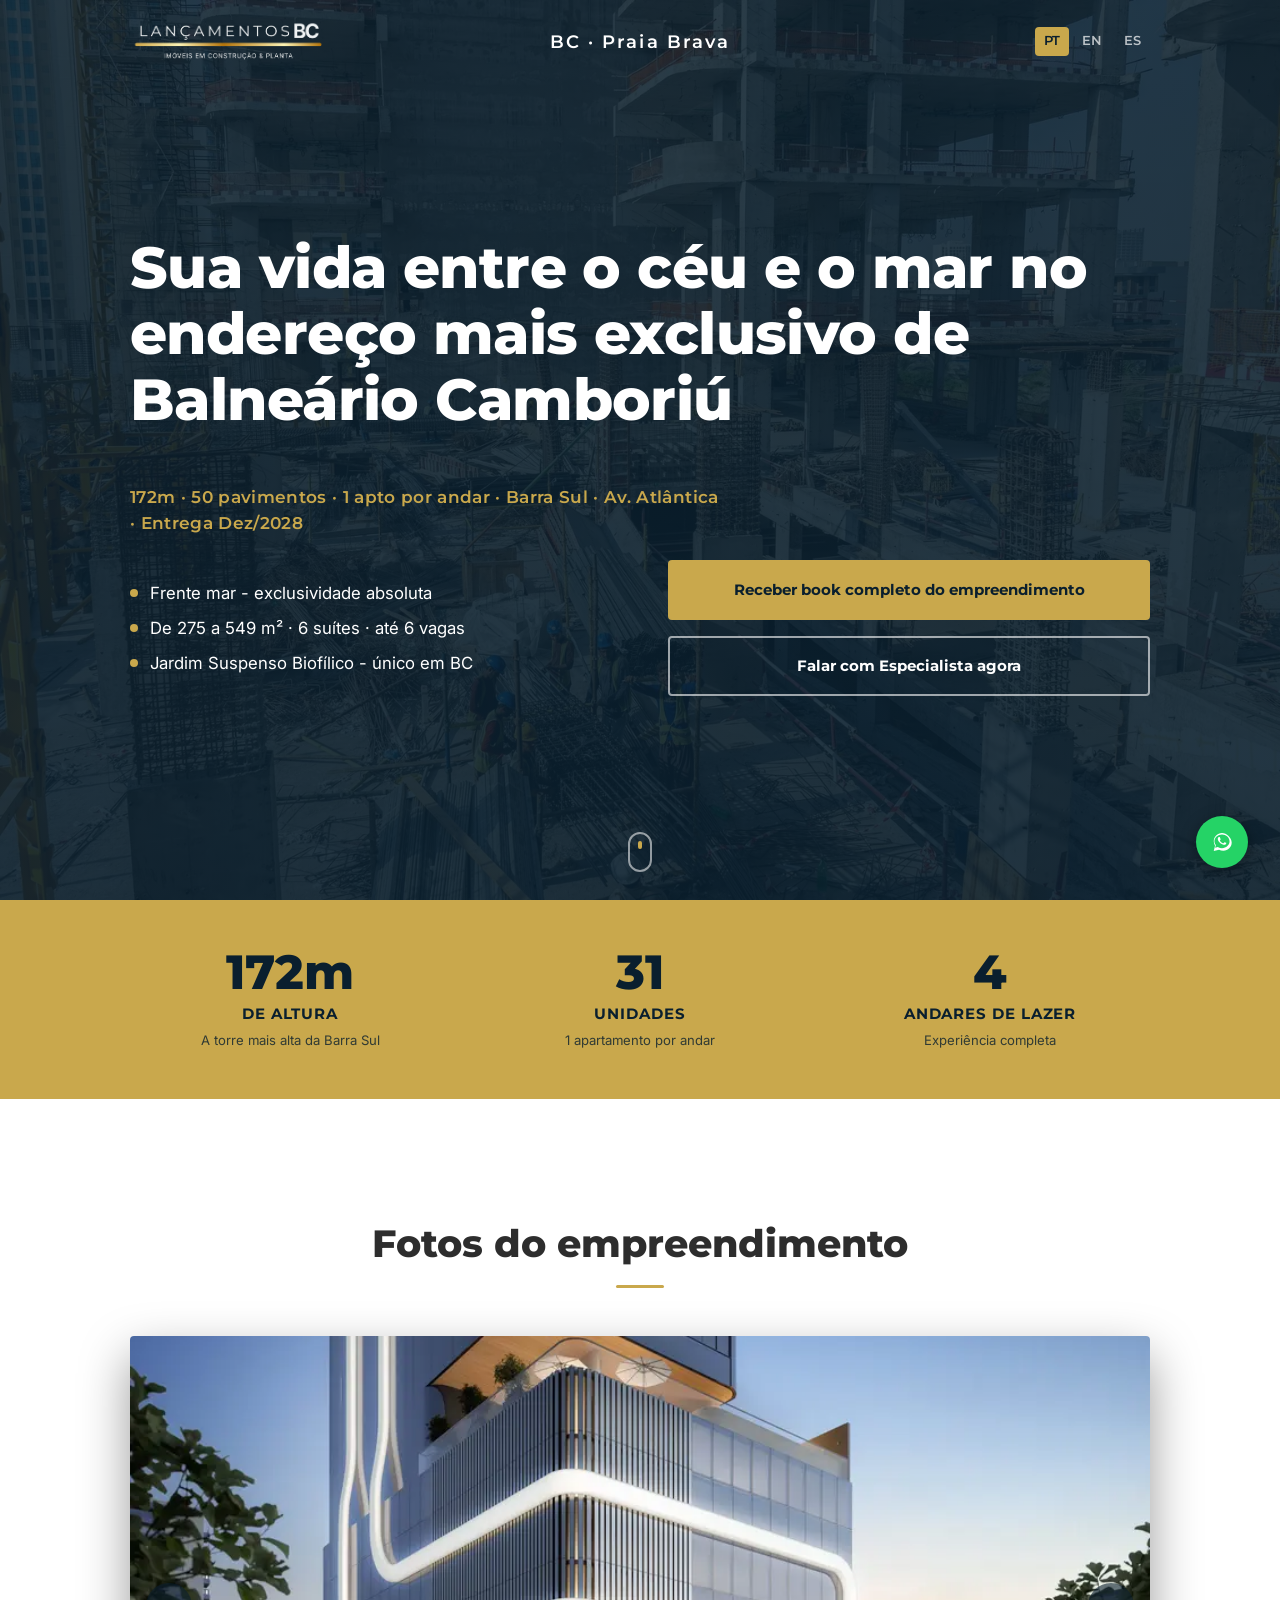
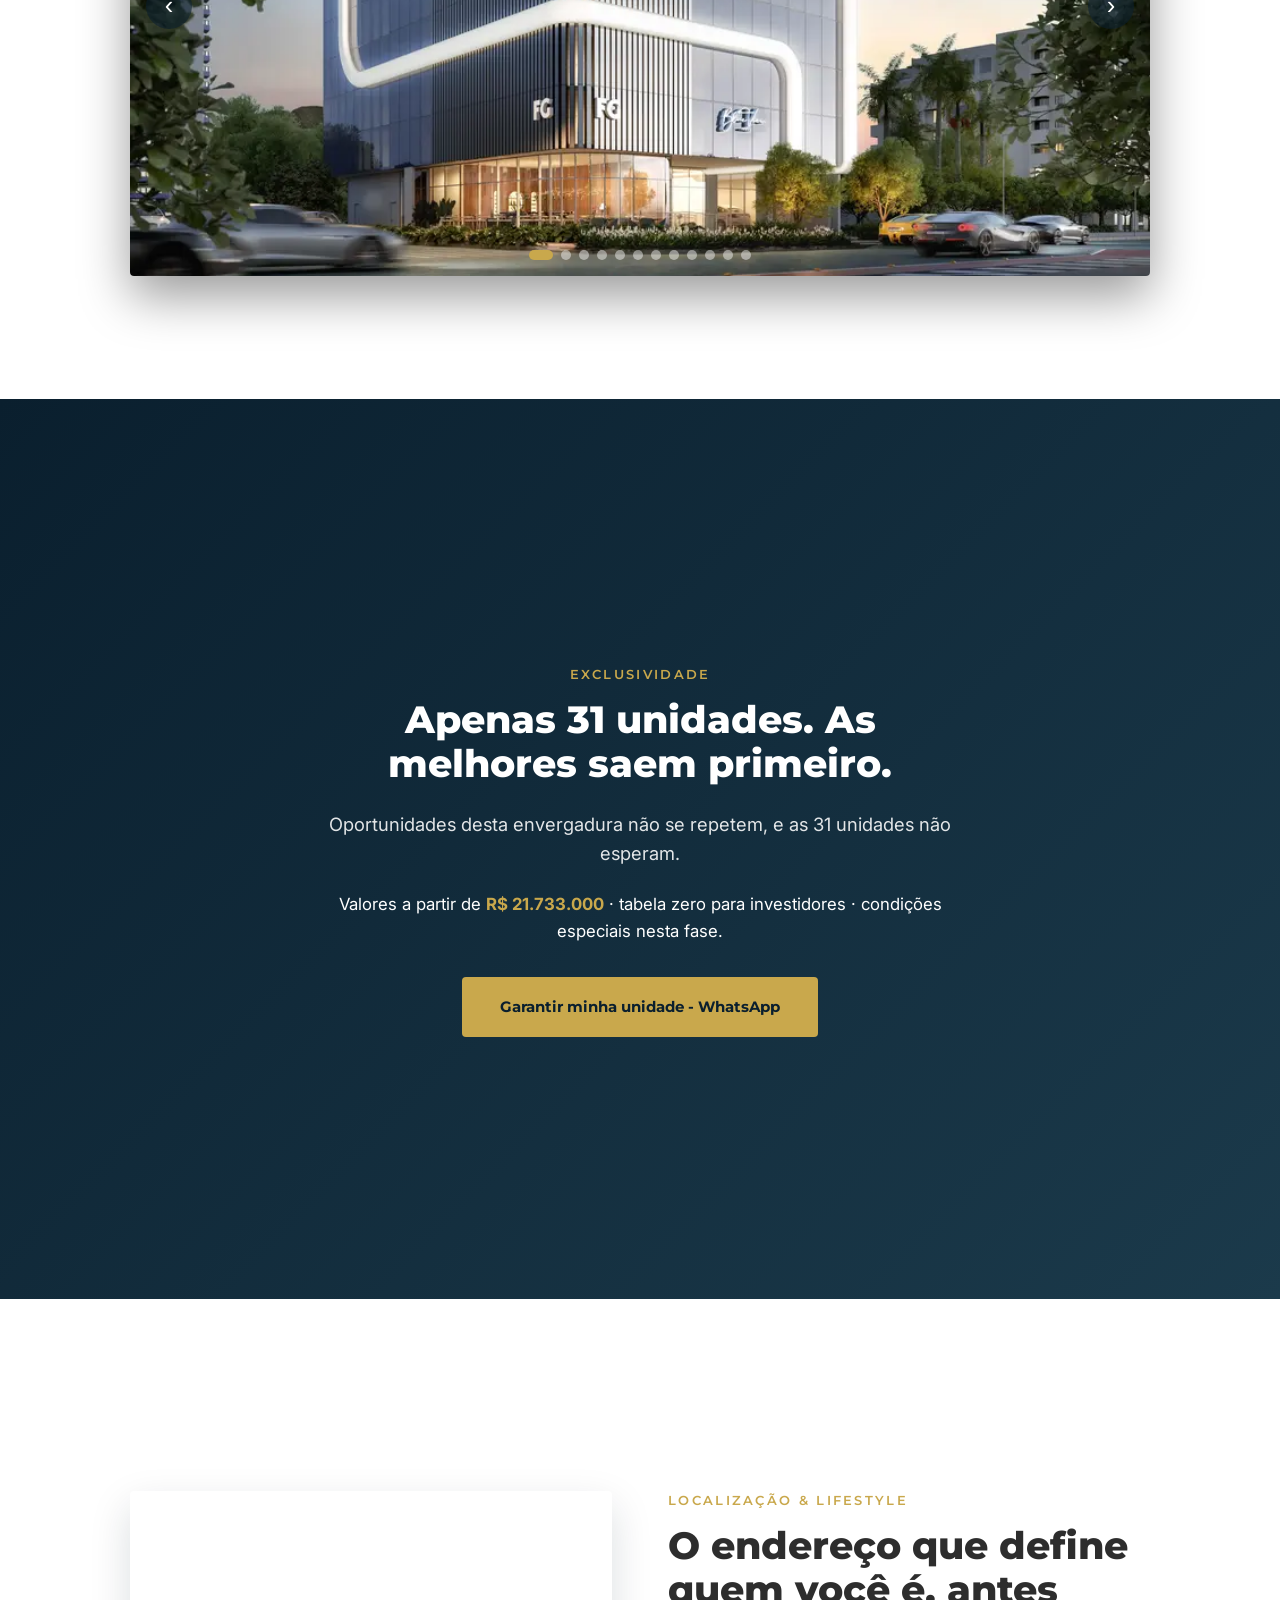
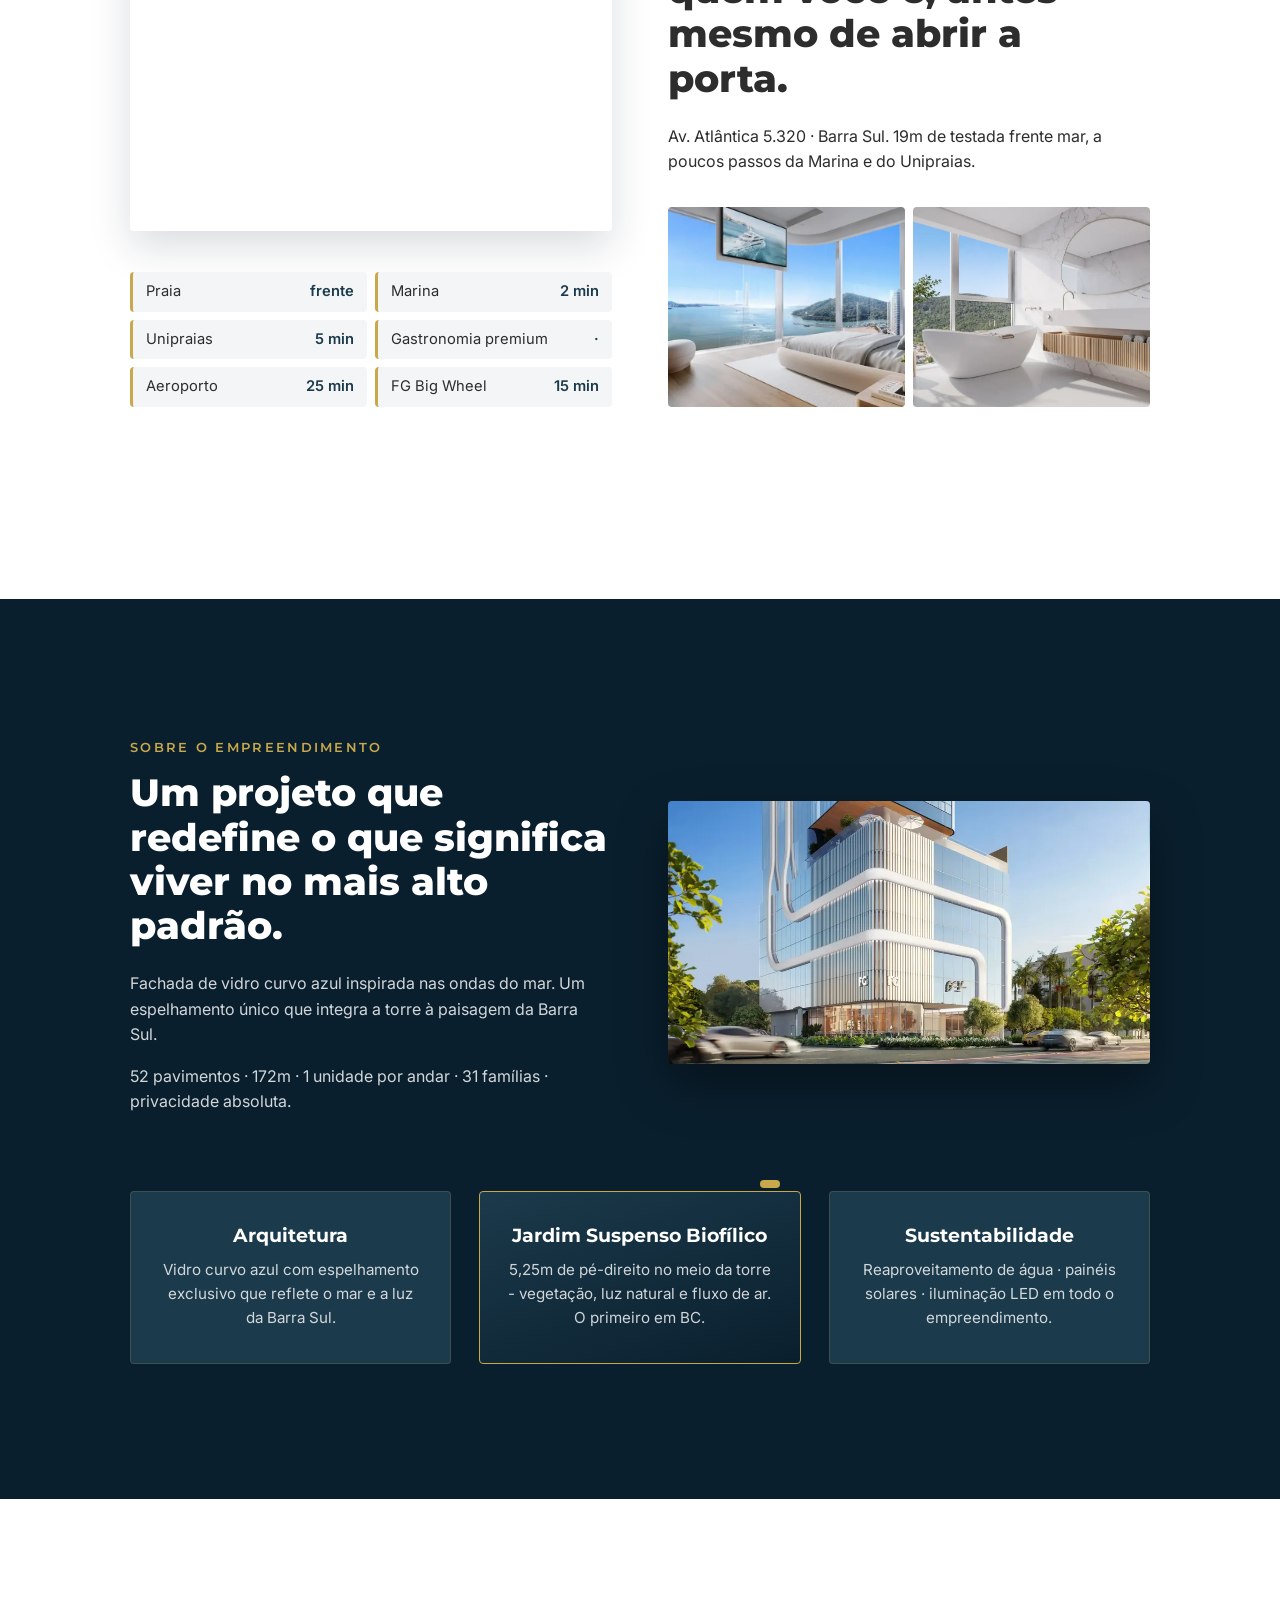
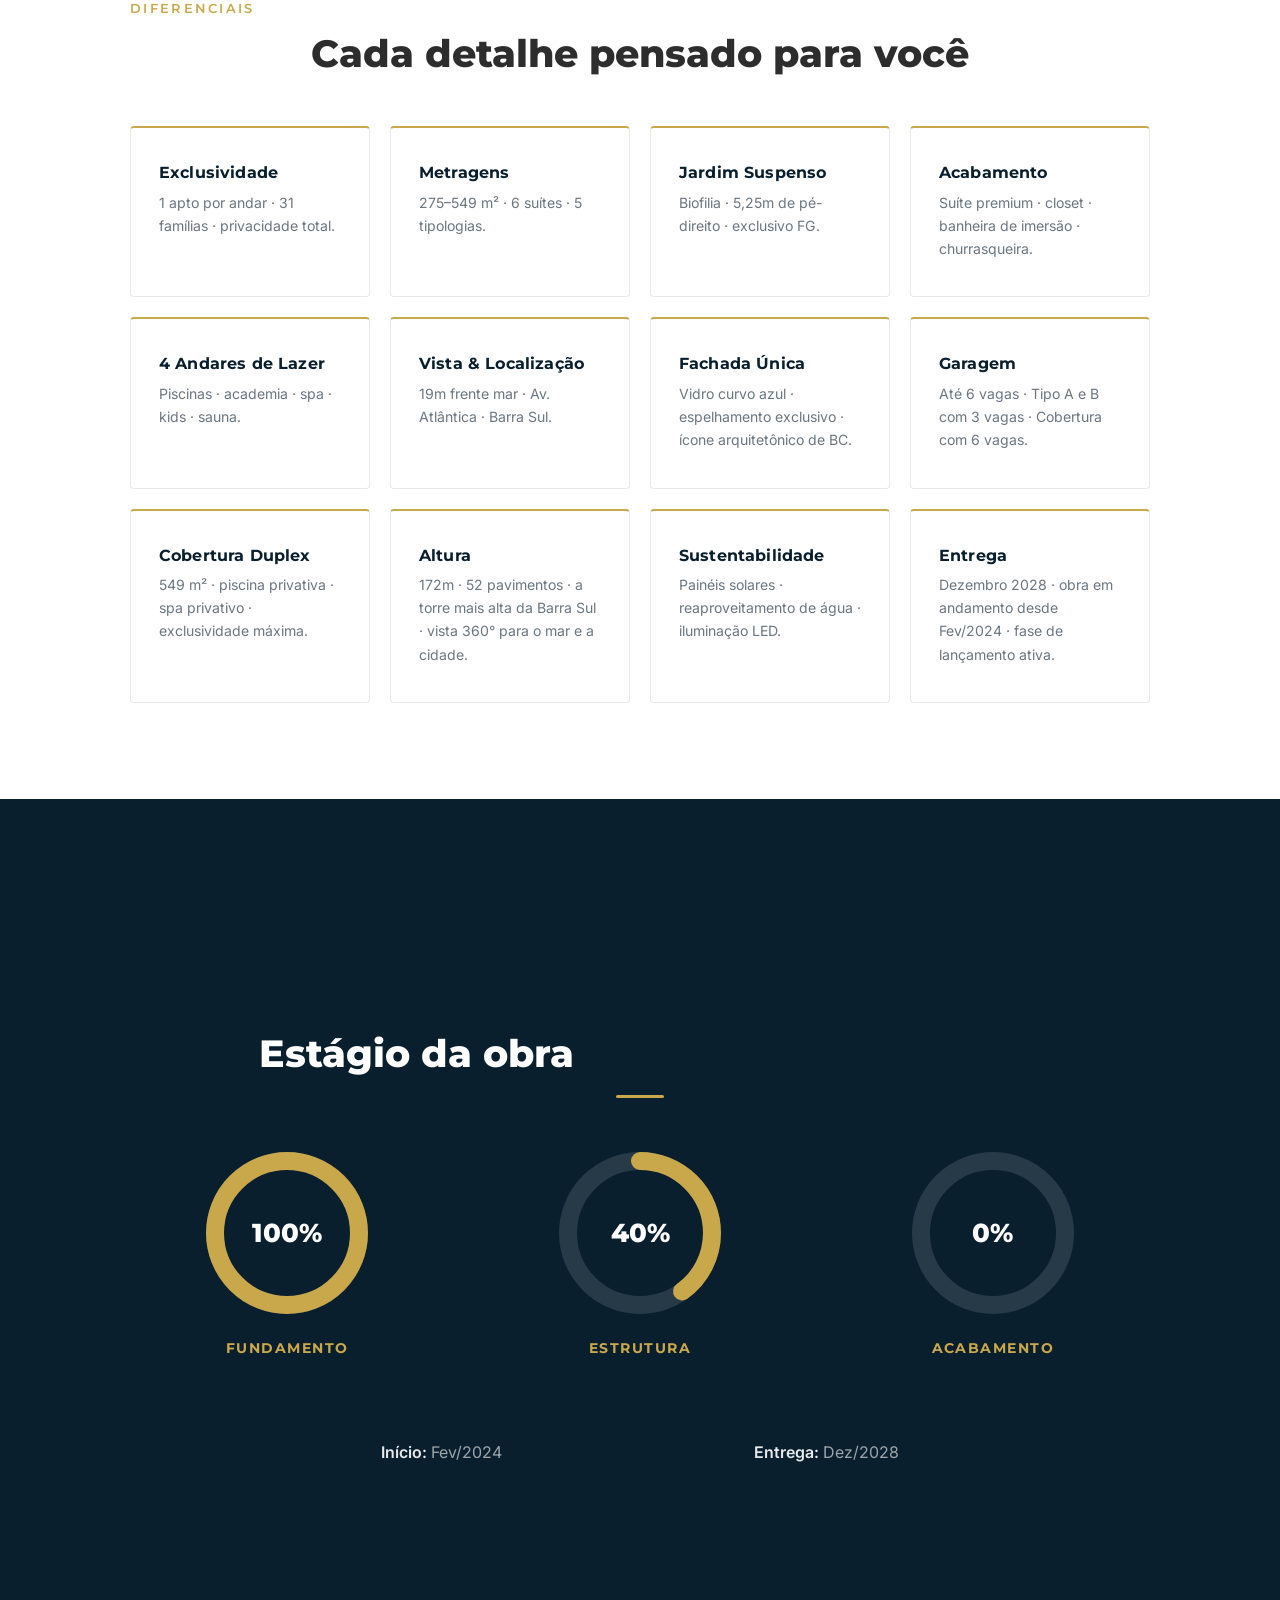
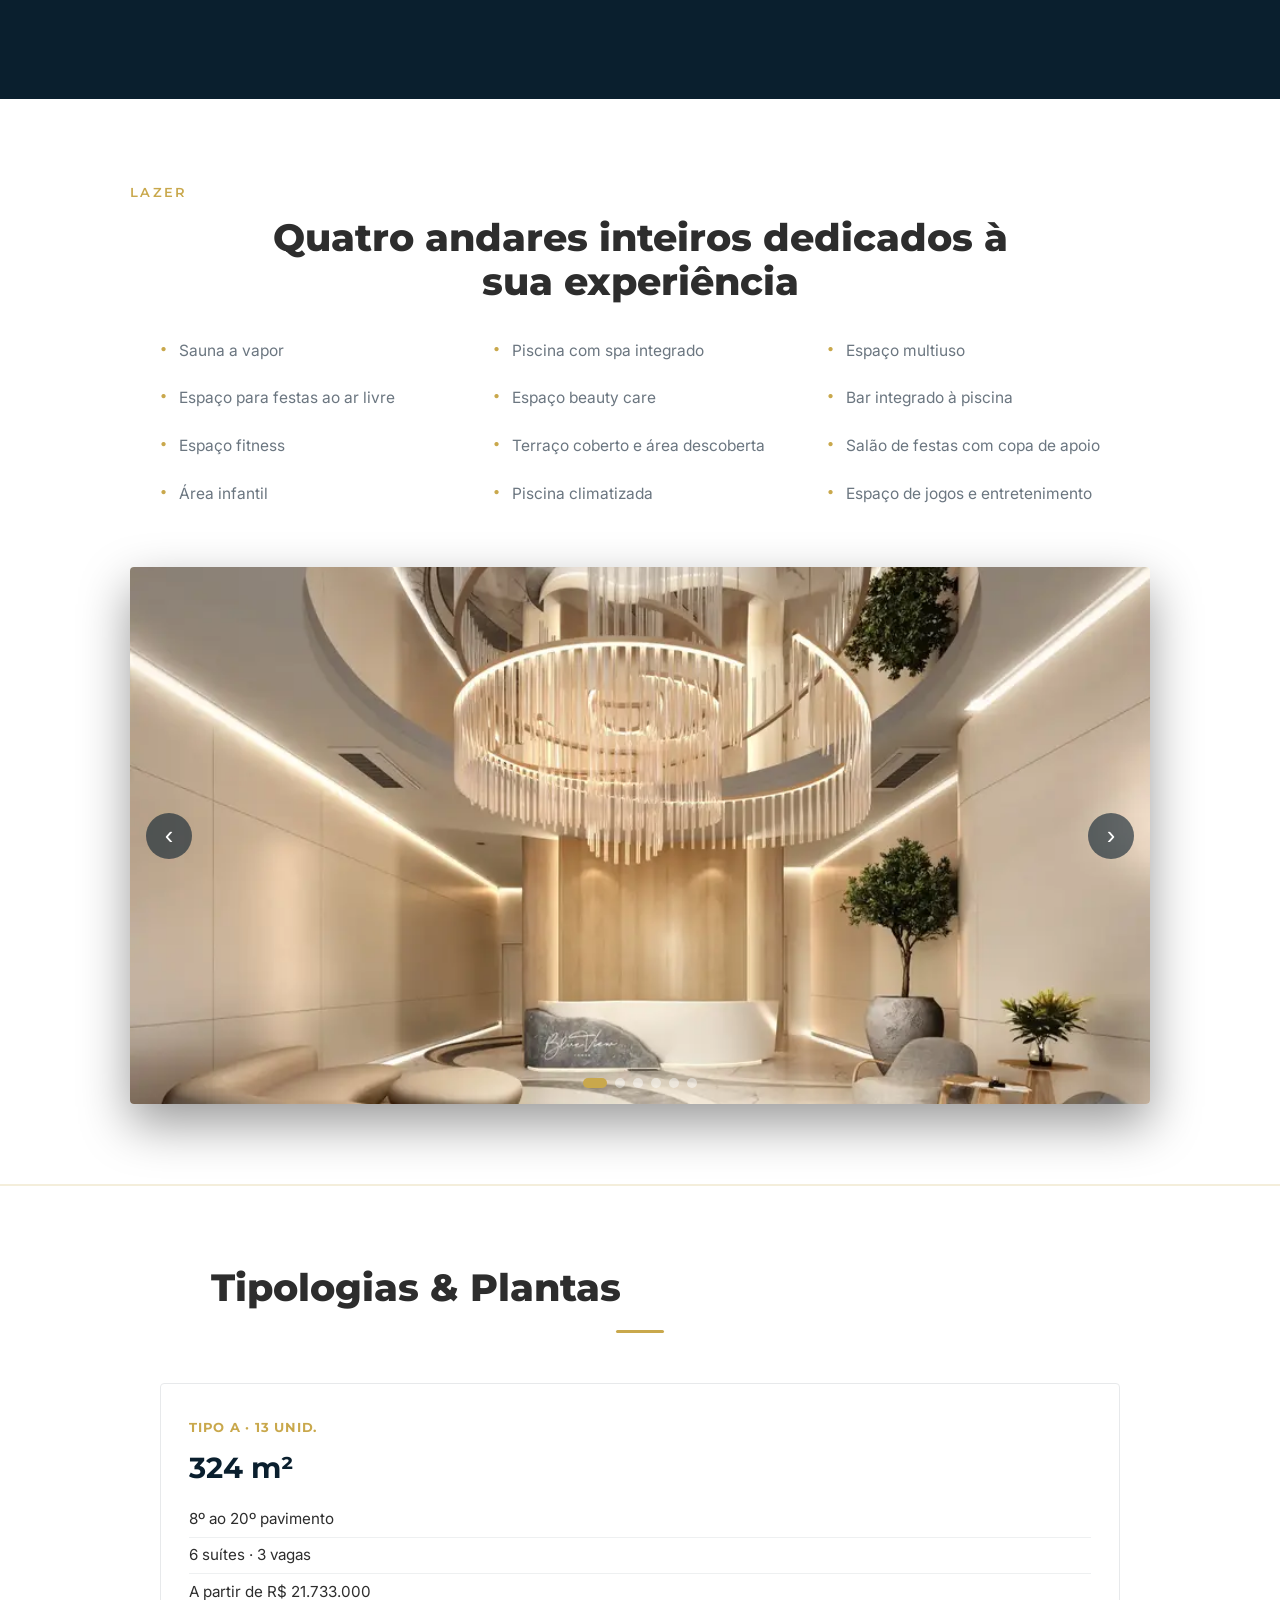
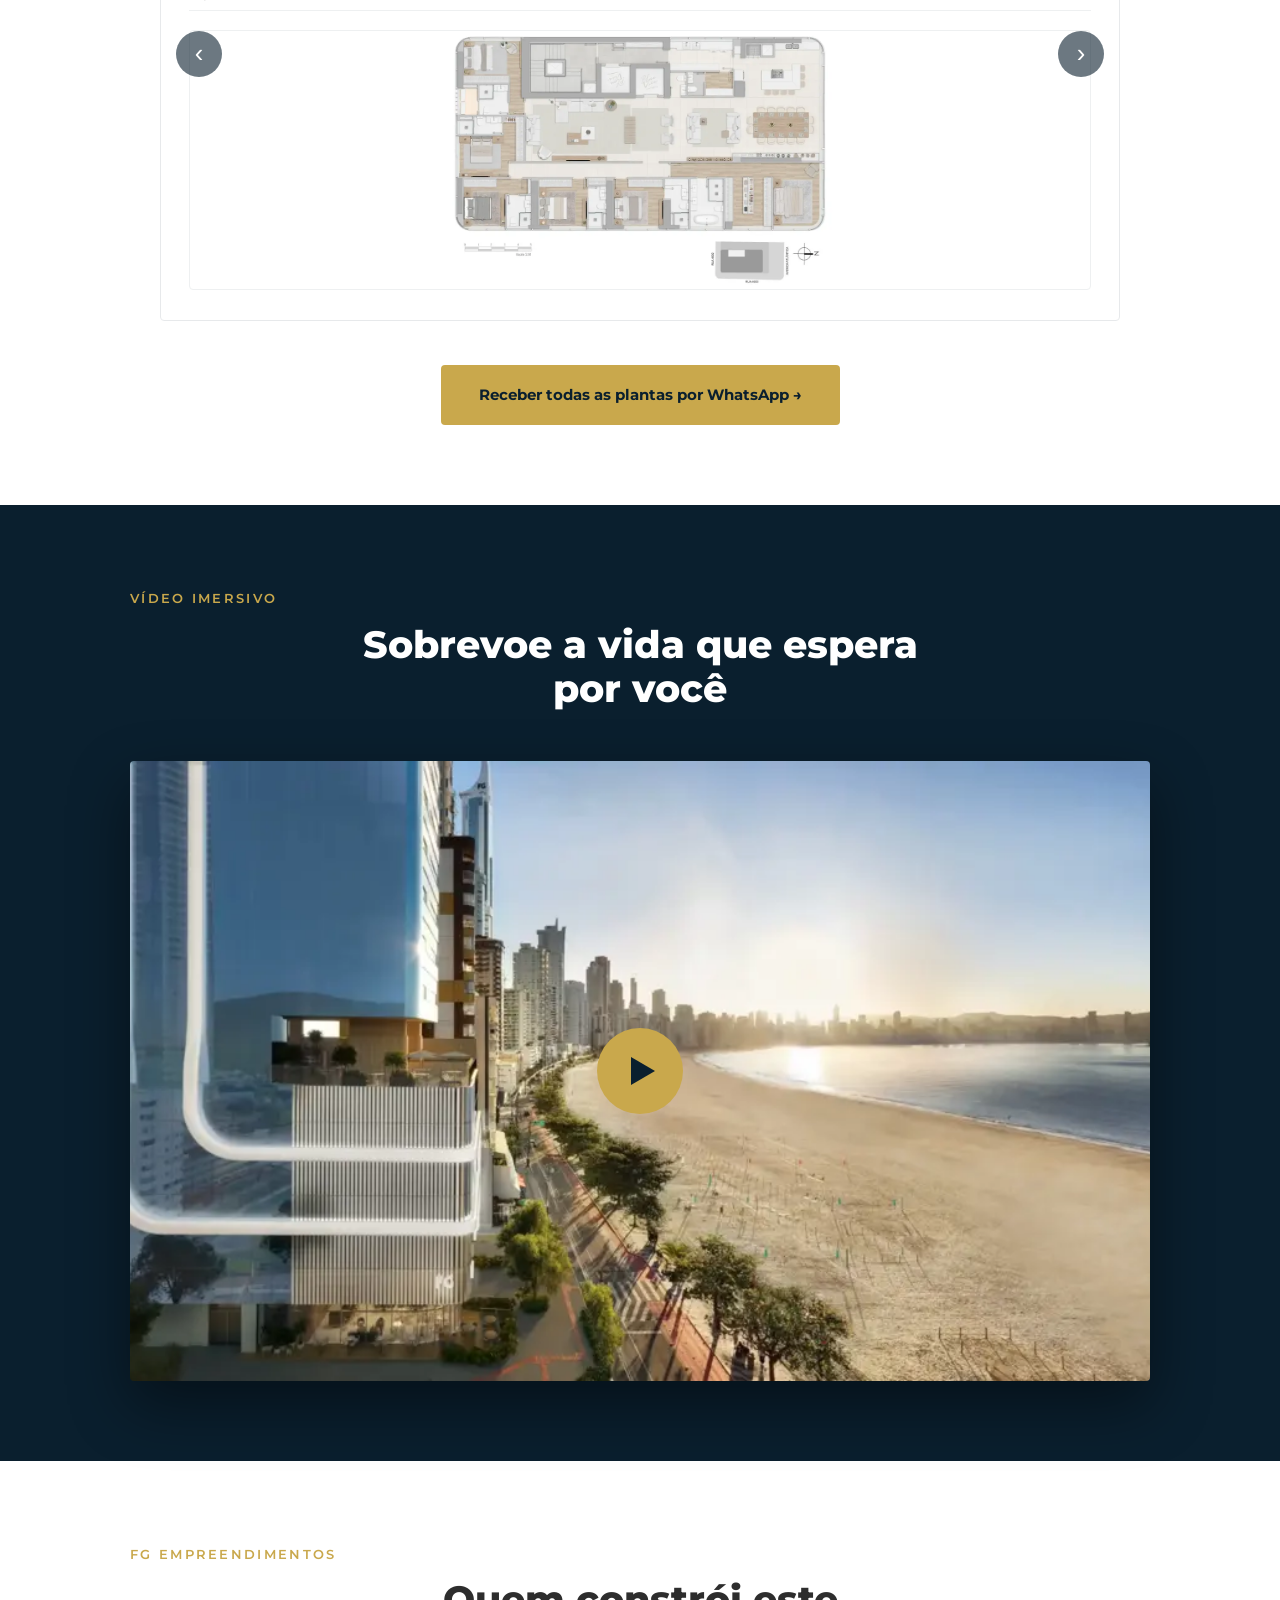
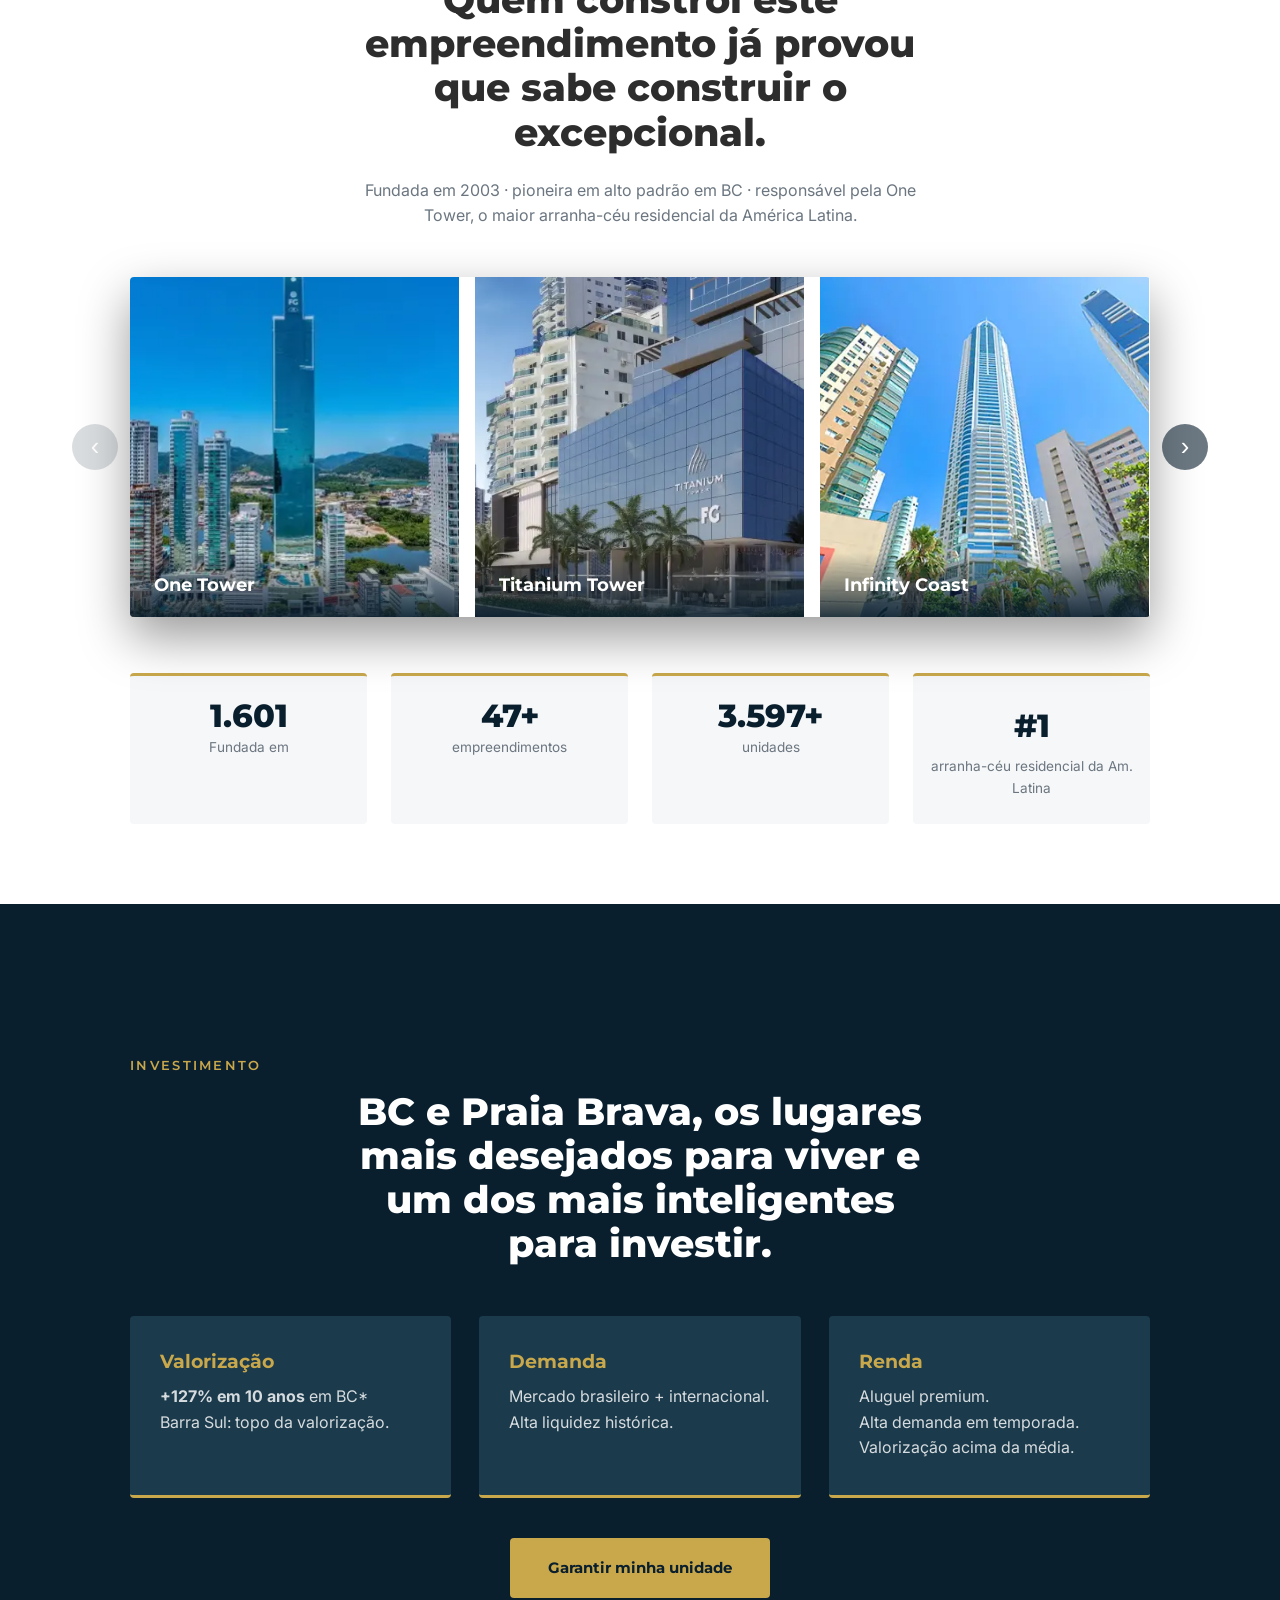
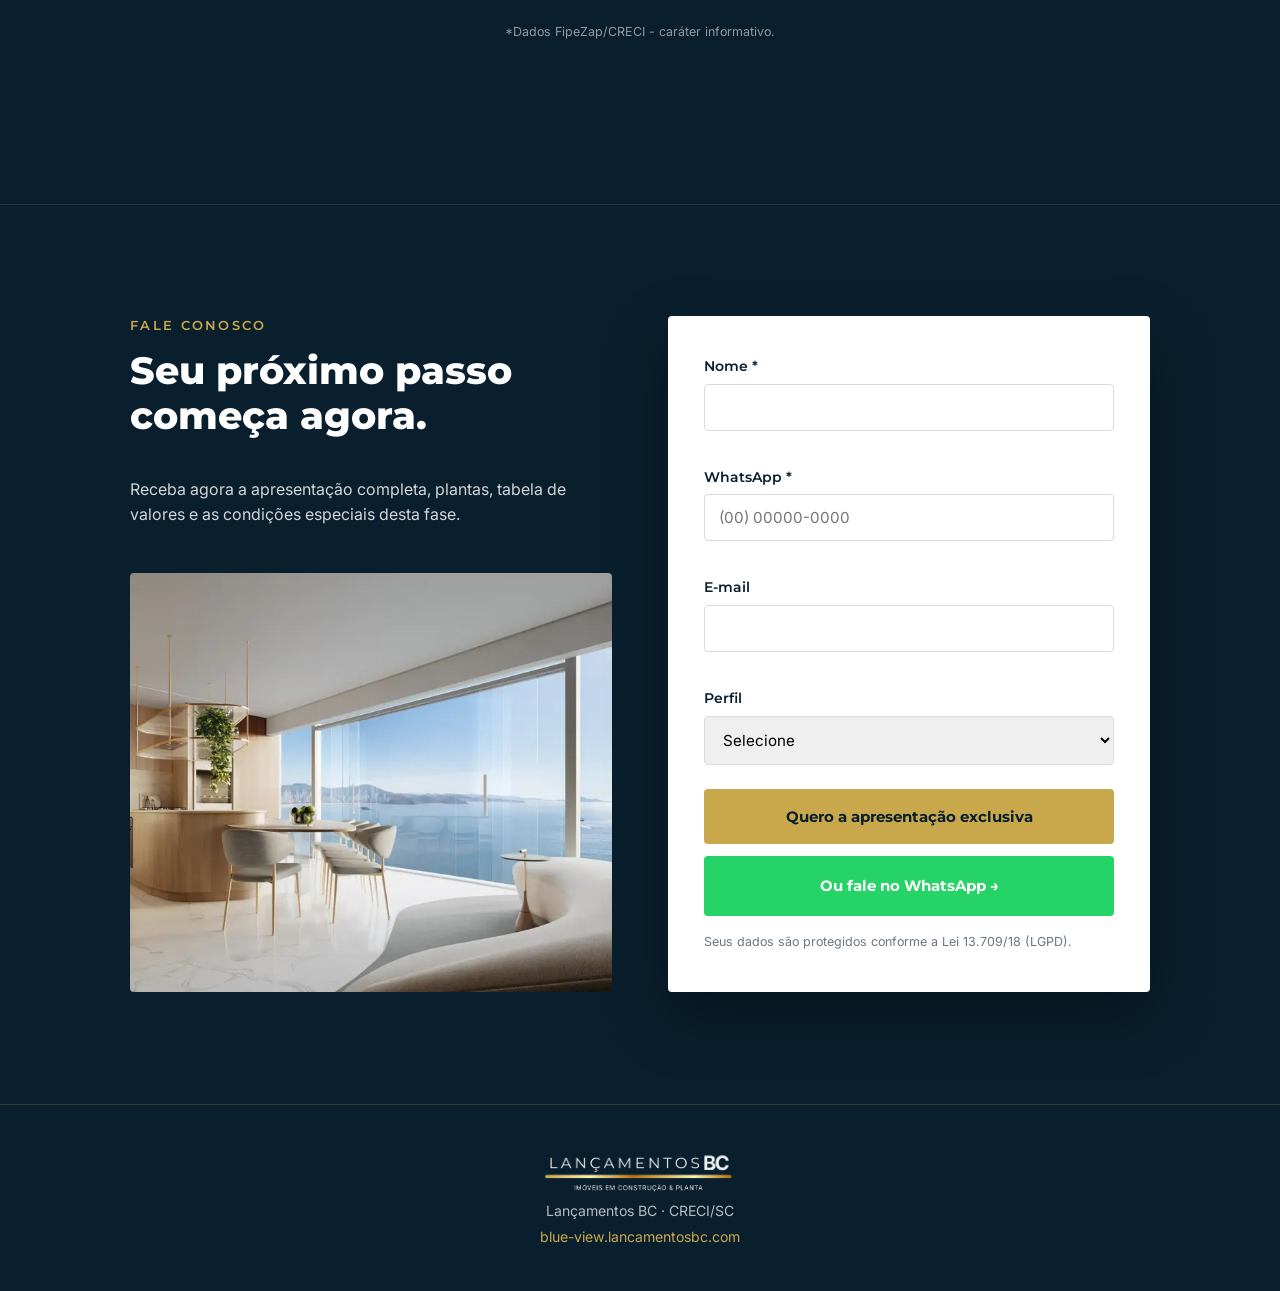
<file: index.html>
<!DOCTYPE html>
<html lang="pt-BR">
<head>
  <meta charset="UTF-8">
  <meta name="viewport" content="width=device-width, initial-scale=1.0">

  <!-- ALTERAR: Título que aparece na aba do navegador e no Google -->
  <title>Blue View Tower | FG | Balneário Camboriú</title>

  <!-- ALTERAR: Descrição para SEO/Google (aparece abaixo do título nos resultados de busca) -->
  <meta name="description" content="Blue View Tower - 172m, 50 pavimentos, 1 apartamento por andar na Av. Atlântica, Barra Sul. Frente mar, Jardim Suspenso Biofílico. FG Empreendimentos.">

  <link rel="preconnect" href="https://fonts.googleapis.com">
  <link rel="preconnect" href="https://fonts.gstatic.com" crossorigin>
  <link href="https://fonts.googleapis.com/css2?family=Montserrat:wght@600;700;800&family=Inter:wght@400;500;600&display=swap" rel="stylesheet">

  <!-- ALTERAR: Ícone do site (favicon) — arquivo: assets/f.avicon.png -->
  <link rel="icon" href="assets/f.avicon.png">

  <meta name="robots" content="index, follow">

  <!-- ALTERAR: Imagem do hero (pré-carregada para performance) — arquivo: assets/obra.webp -->
  <link rel="preload" as="image" href="/assets/obra.webp" type="image/webp">

  <link rel="preload" as="style" href="/style.css">
  <link rel="stylesheet" href="style.css">

  <!-- ALTERAR: ID do Google Analytics — substitua G-YF5QJES6KQ pelo ID da sua conta -->
  <!-- Para desativar o rastreamento, remova os dois blocos <script> abaixo -->
  <script async src="https://www.googletagmanager.com/gtag/js?id=G-YF5QJES6KQ"></script>
  <script>
    window.dataLayer = window.dataLayer || [];
    function gtag(){dataLayer.push(arguments);}
    gtag('js', new Date());
    gtag('config', 'G-YF5QJES6KQ');
  </script>
</head>
<body>

  <!-- ============================================================
       HEADER — Cabeçalho fixo
  ============================================================ -->
  <header class="site-header" id="siteHeader">
    <div class="container header-inner">

      <!-- ALTERAR: Logo do header — arquivo: assets/LOGO BRANCA S.FUNDO.webp -->
      <!-- Para trocar o logo: substitua o src e ajuste o width se necessário -->
      <a href="#hero" class="brand"><img src="assets/LOGO BRANCA S.FUNDO.webp" style="width: 200px;" loading="eager"
  fetchpriority="high"></a>

      <!-- ALTERAR: Texto de localização ao lado do logo -->
      <span class="header-location">BC · Praia Brava</span>

      <div class="header-right">
        <!-- Seletor de idioma — os links levam para as versões PT (/), EN (/en/) e ES (/es/) -->
        <!-- ALTERAR: Para adicionar um novo idioma, crie a pasta e duplique um bloco <a> abaixo -->
        <nav class="lang-switch" aria-label="Seletor de idioma">
          <button class="lang-toggle" aria-expanded="false" aria-haspopup="true">
            PT
            <svg width="10" height="10" viewBox="0 0 10 10" fill="currentColor" aria-hidden="true"><path d="M1 3l4 4 4-4"/></svg>
          </button>
          <div class="lang-dropdown">
            <a href="#" class="lang active">PT</a>
            <!-- ALTERAR: URL da versão em inglês -->
            <a href="/en/" class="lang">EN</a>
            <!-- ALTERAR: URL da versão em espanhol -->
            <a href="/es/" class="lang">ES</a>
          </div>
        </nav>
      </div>
    </div>
  </header>

  <!-- ============================================================
       SEÇÃO 01 · HERO — Banner principal com imagem de fundo
  ============================================================ -->
  <section class="hero" id="hero">

    <!-- ALTERAR: Imagem de fundo do hero — arquivo: assets/obra.webp -->
    <!-- Resolução recomendada: 1920×1080px ou maior. Formatos aceitos: .webp, .jpg -->
    <img
  src="/assets/obra.webp"
  class="hero-media"
  fetchpriority="high"
  loading="eager"
  width="1920"
  height="1080"
/>
    <div class="hero-overlay"></div>

    <div class="container hero-content">
      <!-- ALTERAR: Título principal do hero (H1) -->
      <h1 class="hero-title">Sua vida entre o céu e o mar no endereço mais exclusivo de Balneário Camboriú</h1>

      <!-- ALTERAR: Subtítulo com dados técnicos do empreendimento -->
      <p class="hero-sub">172m · 50 pavimentos · 1 apto por andar · Barra Sul · Av. Atlântica <br>· Entrega Dez/2028</p>

      <!-- ALTERAR: Lista de bullets do hero — para adicionar um item, duplique um <li> -->
      <!-- Para remover um item, apague o <li> correspondente -->
      <ul class="hero-bullets">
        <li>Frente mar - exclusividade absoluta</li>
        <li>De 275 a 549 m² · 6 suítes · até 6 vagas</li>
        <li>Jardim Suspenso Biofílico - único em BC</li>
      </ul>

      <div class="hero-cta">
        <!-- ALTERAR: Texto e destino do botão primário (âncora para a seção de contato) -->
        <a href="#contato" class="btn btn-primary">Receber book completo do empreendimento</a>

        <!-- ALTERAR: Número do WhatsApp — formato: https://wa.me/[CÓDIGO DO PAÍS][DDD][NÚMERO] -->
        <!-- Número atual: +55 47 99135-6151 — aparece em VÁRIOS lugares na página, veja o README -->
        <a href="https://wa.me/5547991356151" class="btn btn-outline">Falar com Especialista agora</a>
      </div>
    </div>

    <span class="scroll-hint" aria-hidden="true"></span>
  </section>

  <!-- ============================================================
       SEÇÃO 02 · BARRA DE NÚMEROS — Estatísticas animadas
  ============================================================ -->
  <section class="stats">
    <div class="container stats-grid">
      <!-- ALTERAR: data-count = valor numérico final da animação -->
      <!-- ALTERAR: data-suffix = sufixo após o número (ex: "m", "+", "%") -->
      <!-- Para adicionar um novo número, duplique um bloco <div class="stat"> -->
      <div class="stat">
        <span class="stat-num" data-count="172" data-suffix="m">0</span>
        <!-- ALTERAR: Rótulo abaixo do número -->
        <span class="stat-label">De altura<br><small>A torre mais alta da Barra Sul</small></span>
      </div>
      <div class="stat">
        <span class="stat-num" data-count="31">0</span>
        <span class="stat-label">Unidades<br><small>1 apartamento por andar</small></span>
      </div>
      <div class="stat">
        <span class="stat-num" data-count="4">0</span>
        <span class="stat-label">Andares de lazer<br><small>Experiência completa</small></span>
      </div>
    </div>
  </section>

  <!-- ============================================================
       SEÇÃO 08 · GALERIA — Carrossel de imagens do empreendimento
  ============================================================ -->
  <section class="gallery section" id="galeria">
    <div class="container">
      <div class="section-header center">
        <!-- ALTERAR: Título da seção de galeria -->
        <h2 class="section-title center">Fotos do empreendimento</h2>
      </div>
      <div class="carousel gallery-carousel" id="galleryCarousel">
        <div class="carousel-track">
          <!-- GALERIA: Cada <img> abaixo é um slide do carrossel -->
          <!-- Para ADICIONAR uma foto: copie uma linha <img> e troque o src e o alt -->
          <!-- Para REMOVER uma foto: apague a linha <img> correspondente -->
          <!-- Para REORDENAR: arraste (ou recorte/cole) as linhas na ordem desejada -->
          <!-- Pasta das imagens: assets/imagens/ -->

          <!-- ALTERAR: Foto 1 da galeria — arquivo: assets/imagens/23_113_35_EMBASAMENTO_NOTURNO_FINAL.webp -->
          <img src="assets/imagens/23_113_35_EMBASAMENTO_NOTURNO_FINAL.webp" alt="Embasamento Noturno" loading="lazy" decoding="async">
          <!-- ALTERAR: Foto 2 da galeria — arquivo: assets/imagens/23_113_34_FACHADA_DIURNA_INSERCAO_FINAL_V2.webp -->
          <img src="assets/imagens/23_113_34_FACHADA_DIURNA_INSERCAO_FINAL_V2.webp" alt="Fachada Diurna" loading="lazy" decoding="async">
          <!-- ALTERAR: Foto 3 da galeria — arquivo: assets/imagens/23_113_04_EMBASAMENTO_ESQUINA_FINAL (1).webp -->
          <img src="assets/imagens/23_113_04_EMBASAMENTO_ESQUINA_FINAL%20(1).webp" alt="Embasamento Esquina" loading="lazy" decoding="async">
          <!-- ALTERAR: Foto 4 da galeria — arquivo: assets/imagens/23_113_05_FOTOMONTAGEM_FINAL.webp -->
          <img src="assets/imagens/23_113_05_FOTOMONTAGEM_FINAL.webp" alt="Fotomontagem" loading="lazy" decoding="async">
          <!-- ALTERAR: Foto 5 da galeria — arquivo: assets/imagens/23_113_23_HALL_ENTRADA_TERREO_FINAL.webp -->
          <img src="assets/imagens/23_113_23_HALL_ENTRADA_TERREO_FINAL.webp" alt="Hall de Entrada" loading="lazy" decoding="async">
          <!-- ALTERAR: Foto 6 da galeria — arquivo: assets/imagens/23_113_15_PISCINA_COBERTA_FINAL.webp -->
          <img src="assets/imagens/23_113_15_PISCINA_COBERTA_FINAL.webp" alt="Piscina Coberta" loading="lazy" decoding="async">
          <!-- ALTERAR: Foto 7 da galeria — arquivo: assets/imagens/23_113_11_FESTAS_FINAL.webp -->
          <img src="assets/imagens/23_113_11_FESTAS_FINAL.webp" alt="Salão de Festas" loading="lazy" decoding="async">
          <!-- ALTERAR: Foto 8 da galeria — arquivo: assets/imagens/23_113_16_ACADEMIA_FINAL.webp -->
          <img src="assets/imagens/23_113_16_ACADEMIA_FINAL.webp" alt="Academia" loading="lazy" decoding="async">
          <!-- ALTERAR: Foto 9 da galeria — arquivo: assets/imagens/23_113_21_JOGOS_R00.webp -->
          <img src="assets/imagens/23_113_21_JOGOS_R00.webp" alt="Sala de Jogos" loading="lazy" decoding="async">
          <!-- ALTERAR: Foto 10 da galeria — arquivo: assets/imagens/23_113_32_FACHADA_ADICIONAL_FINAL.webp -->
          <img src="assets/imagens/23_113_32_FACHADA_ADICIONAL_FINAL.webp" alt="Fachada Adicional" loading="lazy" decoding="async">
          <!-- ALTERAR: Foto 11 da galeria — arquivo: assets/imagens/23_113_01_FACHADA_FINAL (1).webp -->
          <img src="assets/imagens/23_113_01_FACHADA_FINAL%20(1).webp" alt="Fachada" loading="lazy" decoding="async">
          <!-- ALTERAR: Foto 12 da galeria — arquivo: assets/imagens/23_113_03_FACHADA_NOTURNA_FINAL.webp -->
          <img src="assets/imagens/23_113_03_FACHADA_NOTURNA_FINAL.webp" alt="Fachada Noturna" loading="lazy" decoding="async">
        </div>
        <button class="carousel-btn prev" aria-label="Anterior">&#8249;</button>
        <button class="carousel-btn next" aria-label="Próximo">&#8250;</button>
        <div class="carousel-dots" aria-hidden="true"></div>
      </div>
    </div>
  </section>

  <!-- ============================================================
       SEÇÃO 03 · URGÊNCIA — Bloco de escassez / preço
  ============================================================ -->
  <section class="urgency section">
    <div class="container urgency-inner">
      <!-- ALTERAR: Eyebrow (rótulo pequeno acima do título) -->
      <span class="eyebrow">Exclusividade</span>
      <!-- ALTERAR: Título da seção de urgência -->
      <h2 class="section-title">Apenas 31 unidades. As melhores saem primeiro.</h2>
      <!-- ALTERAR: Texto de apoio -->
      <p class="urgency-lead">Oportunidades desta envergadura não se repetem, e as 31 unidades não esperam.</p>
      <!-- ALTERAR: Preço inicial — substitua R$ 21.733.000 pelo valor atual -->
      <p class="urgency-values">Valores a partir de <strong>R$ 21.733.000</strong> · tabela zero para investidores · condições especiais nesta fase.</p>
      <!-- ALTERAR: Número do WhatsApp no botão de urgência -->
      <a href="https://wa.me/5547991356151" class="btn btn-primary page-cta-anchor">Garantir minha unidade - WhatsApp</a>
    </div>
  </section>

  <!-- ============================================================
       SEÇÃO 03 · LOCALIZAÇÃO & LIFESTYLE — Mapa + imagens
  ============================================================ -->
  <section class="location section" id="localizacao">
    <div class="container split">
      <div class="split-media">

        <!-- ALTERAR: URL do mapa incorporado do Google Maps -->
        <!-- Para trocar: vá ao Google Maps, clique em "Compartilhar" > "Incorporar mapa" e copie a URL do src -->
        <iframe
          class="map"
          src="https://www.google.com/maps?q=Av.+Atlantica,+Barra+Sul,+Balneario+Camboriu+SC&output=embed"
          loading="lazy"
          referrerpolicy="no-referrer-when-downgrade"
          title="Localização Blue View Tower"></iframe>

        <!-- ALTERAR: Lista de pontos de referência próximos ao empreendimento -->
        <!-- Para ADICIONAR um ponto: duplique um <li> -->
        <!-- Para REMOVER um ponto: apague o <li> correspondente -->
        <ul class="map-points">
          <li>Praia <span>frente</span></li>
          <li>Marina <span>2 min</span></li>
          <li>Unipraias <span>5 min</span></li>
          <li>Gastronomia premium <span>·</span></li>
          <li>Aeroporto <span>25 min</span></li>
          <li>FG Big Wheel <span>15 min</span></li>
        </ul>
      </div>

      <div class="split-text">
        <!-- ALTERAR: Eyebrow da seção de localização -->
        <span class="eyebrow">Localização & Lifestyle</span>
        <!-- ALTERAR: Título da seção de localização -->
        <h2 class="section-title">O endereço que define quem você é, antes mesmo de abrir a porta.</h2>
        <!-- ALTERAR: Texto descritivo do endereço -->
        <p>Av. Atlântica 5.320 · Barra Sul. 19m de testada frente mar, a poucos passos da Marina e do Unipraias.</p>

        <div class="lifestyle-grid">
          <!-- ALTERAR: Foto de lifestyle 1 — arquivo: assets/23_113_25_SUITE_MASTER_TIPO_R01.webp -->
          <img src="assets/23_113_25_SUITE_MASTER_TIPO_R01.webp" loading="lazy" alt="Suíte master">
          <!-- ALTERAR: Foto de lifestyle 2 — arquivo: assets/23_113_26_BANHEIRO_MASTER_TIPO_FINAL (1).webp -->
          <img src="assets/23_113_26_BANHEIRO_MASTER_TIPO_FINAL (1).webp" loading="lazy" alt="Banheiro master">
        </div>
      </div>
    </div>
  </section>

  <!-- ============================================================
       SEÇÃO 04 · SOBRE O EMPREENDIMENTO — Render + cards
  ============================================================ -->
  <section class="about section section-dark" id="sobre">
    <div class="container split reverse">
      <div class="split-media">
        <!-- ALTERAR: Imagem render da fachada — arquivo: assets/23_113_04_EMBASAMENTO_ESQUINA_FINAL (1).webp -->
        <img class="about-render" src="assets/23_113_04_EMBASAMENTO_ESQUINA_FINAL (1).webp" alt="Render da fachada de vidro curvo"  loading="lazy">
      </div>
      <div class="split-text">
        <!-- ALTERAR: Eyebrow e título da seção "Sobre" -->
        <span class="eyebrow">Sobre o empreendimento</span>
        <h2 class="section-title">Um projeto que redefine o que significa viver no mais alto padrão.</h2>
        <!-- ALTERAR: Parágrafos descritivos do empreendimento -->
        <p>Fachada de vidro curvo azul inspirada nas ondas do mar. Um espelhamento único que integra a torre à paisagem da Barra Sul.</p>
        <p>52 pavimentos · 172m · 1 unidade por andar · 31 famílias · privacidade absoluta.</p>
      </div>
    </div>

    <!-- Cards de destaque — Para ADICIONAR um card: duplique um <article class="info-card"> -->
    <!-- Para REMOVER um card: apague o <article> correspondente -->
    <div class="container about-cards">
      <article class="info-card">
        <!-- ALTERAR: Título e texto do card "Arquitetura" -->
        <h3>Arquitetura</h3>
        <p>Vidro curvo azul com espelhamento exclusivo que reflete o mar e a luz da Barra Sul.</p>
      </article>
      <article class="info-card highlight">
        <span class="wow"></span>
        <!-- ALTERAR: Título e texto do card destaque "Jardim Suspenso Biofílico" -->
        <h3>Jardim Suspenso Biofílico</h3>
        <p>5,25m de pé-direito no meio da torre - vegetação, luz natural e fluxo de ar. O primeiro em BC.</p>
        <!-- Para adicionar uma imagem neste card, remova o comentário abaixo e troque o src: -->
        <!--- <img src="https://placehold.co/560x300/0A1F2E/C9A84C?text=Jardim+Suspenso+Biof%C3%ADlico" alt="Jardim Suspenso Biofílico">-->
      </article>
      <article class="info-card">
        <!-- ALTERAR: Título e texto do card "Sustentabilidade" -->
        <h3>Sustentabilidade</h3>
        <p>Reaproveitamento de água · painéis solares · iluminação LED em todo o empreendimento.</p>
      </article>
    </div>
  </section>

  <!-- ============================================================
       SEÇÃO 05 · DIFERENCIAIS — Grid de cards de características
  ============================================================ -->
  <section class="features section" id="diferenciais">
    <div class="container">
      <!-- ALTERAR: Eyebrow e título da seção -->
      <span class="eyebrow center">Diferenciais</span>
      <h2 class="section-title center" style="max-width: 32ch;">Cada detalhe pensado para você</h2>

      <!-- Grid de diferenciais — Para ADICIONAR: duplique um <article class="feature-card"> -->
      <!-- Para REMOVER: apague o <article> correspondente -->
      <div class="feature-grid">
        <article class="feature-card">
          <!-- ALTERAR: Título e descrição de cada diferencial -->
          <h3>Exclusividade</h3>
          <p>1 apto por andar · 31 famílias · privacidade total.</p>
        </article>
        <article class="feature-card">
          <h3>Metragens</h3>
          <p>275–549 m² · 6 suítes · 5 tipologias.</p>
        </article>
        <article class="feature-card">
          <h3>Jardim Suspenso</h3>
          <p>Biofilia · 5,25m de pé-direito · exclusivo FG.</p>
        </article>
        <article class="feature-card">
          <h3>Acabamento</h3>
          <p>Suíte premium · closet · banheira de imersão · churrasqueira.</p>
        </article>
        <article class="feature-card">
          <h3>4 Andares de Lazer</h3>
          <p>Piscinas · academia · spa · kids · sauna.</p>
        </article>
        <article class="feature-card">
          <h3>Vista & Localização</h3>
          <p>19m frente mar · Av. Atlântica · Barra Sul.</p>
        </article>
        <article class="feature-card">
          <h3>Fachada Única</h3>
          <p>Vidro curvo azul · espelhamento exclusivo · ícone arquitetônico de BC.</p>
        </article>
        <article class="feature-card">
          <h3>Garagem</h3>
          <p>Até 6 vagas · Tipo A e B com 3 vagas · Cobertura com 6 vagas.</p>
        </article>
        <article class="feature-card">
          <h3>Cobertura Duplex</h3>
          <p>549 m² · piscina privativa · spa privativo · exclusividade máxima.</p>
        </article>
        <article class="feature-card">
          <h3>Altura</h3>
          <p>172m · 52 pavimentos · a torre mais alta da Barra Sul · vista 360° para o mar e a cidade.</p>
        </article>
        <article class="feature-card">
          <h3>Sustentabilidade</h3>
          <p>Painéis solares · reaproveitamento de água · iluminação LED.</p>
        </article>
        <article class="feature-card">
          <h3>Entrega</h3>
          <!-- ALTERAR: Data de entrega e status da obra -->
          <p>Dezembro 2028 · obra em andamento desde Fev/2024 · fase de lançamento ativa.</p>
        </article>
      </div>
    </div>
  </section>

  <!-- ============================================================
       SEÇÃO 06 · STATUS DA OBRA — Gráficos de progresso (donut)
  ============================================================ -->
  <section class="status section section-dark" id="status">
    <div class="container">
      <div class="section-header center">
        <!-- ALTERAR: Título da seção de status -->
        <h2 class="section-title">Estágio da obra</h2>
      </div>
      <!-- Para ADICIONAR uma etapa: duplique um bloco <div class="progress-item"> -->
      <!-- Para REMOVER uma etapa: apague o bloco <div class="progress-item"> correspondente -->
      <div class="progress-grid">
        <div class="progress-item">
          <div class="donut-wrap">
            <svg viewBox="0 0 100 100" class="donut">
              <circle class="donut-bg" cx="50" cy="50" r="40"/>
              <!-- ALTERAR: data-pct = percentual de conclusão (0 a 100) -->
              <circle class="donut-fill" cx="50" cy="50" r="40" data-pct="100"/>
            </svg>
            <!-- ALTERAR: Texto do percentual exibido no centro do gráfico -->
            <span class="donut-pct">100%</span>
          </div>
          <!-- ALTERAR: Nome da etapa da obra -->
          <span class="progress-label">Fundamento</span>
        </div>
        <div class="progress-item">
          <div class="donut-wrap">
            <svg viewBox="0 0 100 100" class="donut">
              <circle class="donut-bg" cx="50" cy="50" r="40"/>
              <!-- ALTERAR: Percentual da Estrutura -->
              <circle class="donut-fill" cx="50" cy="50" r="40" data-pct="40"/>
            </svg>
            <span class="donut-pct">40%</span>
          </div>
          <span class="progress-label">Estrutura</span>
        </div>
        <div class="progress-item">
          <div class="donut-wrap">
            <svg viewBox="0 0 100 100" class="donut">
              <circle class="donut-bg" cx="50" cy="50" r="40"/>
              <!-- ALTERAR: Percentual do Acabamento -->
              <circle class="donut-fill" cx="50" cy="50" r="40" data-pct="0"/>
            </svg>
            <span class="donut-pct">0%</span>
          </div>
          <span class="progress-label">Acabamento</span>
        </div>
      </div>
      <!-- ALTERAR: Datas de início e entrega da obra -->
      <div class="progress-dates-global">
        <span><em>Início:</em> Fev/2024</span>
        <span><em>Entrega:</em> Dez/2028</span>
      </div>
    </div>
  </section>

  <!-- ============================================================
       SEÇÃO 06B · LAZER — Lista de itens + carrossel de fotos
  ============================================================ -->
  <section class="lazer section" id="lazer">
    <div class="container">
      <!-- ALTERAR: Eyebrow e título da seção de lazer -->
      <span class="eyebrow center">Lazer</span>
      <h2 class="section-title center" style="max-width: 30ch;">Quatro andares inteiros dedicados à sua experiência</h2>

      <!-- ALTERAR: Lista de itens de lazer -->
      <!-- Para ADICIONAR: duplique um <li> -->
      <!-- Para REMOVER: apague o <li> correspondente -->
      <ul class="lazer-list">
        <li>Sauna a vapor</li>
        <li>Espaço para festas ao ar livre</li>
        <li>Espaço fitness</li>
        <li>Área infantil</li>
        <li>Piscina com spa integrado</li>
        <li>Espaço beauty care</li>
        <li>Terraço coberto e área descoberta</li>
        <li>Piscina climatizada</li>
        <li>Espaço multiuso</li>
        <li>Bar integrado à piscina</li>
        <li>Salão de festas com copa de apoio</li>
        <li>Espaço de jogos e entretenimento</li>
      </ul>

      <!-- Carrossel de lazer — Para ADICIONAR foto: duplique uma linha <img> e troque o src/alt -->
      <!-- Para REMOVER foto: apague a linha <img> correspondente -->
      <div class="carousel" id="lazerCarousel">
        <div class="carousel-track">
          <!-- ALTERAR: Foto de lazer 1 — arquivo: assets/23_113_23_HALL_ENTRADA_TERREO_FINAL.webp -->
          <img src="assets/23_113_23_HALL_ENTRADA_TERREO_FINAL.webp"  loading="lazy" alt="Hall de Entrada - Térreo">
          <!-- ALTERAR: Foto de lazer 2 — arquivo: assets/23_113_16_ACADEMIA_FINAL.webp -->
          <img src="assets/23_113_16_ACADEMIA_FINAL.webp"  loading="lazy" alt="Academia">
          <!-- ALTERAR: Foto de lazer 3 — arquivo: assets/23_113_21_JOGOS_R00.webp -->
          <img src="assets/23_113_21_JOGOS_R00.webp"  loading="lazy" alt="Sala de Jogos">
          <!-- ALTERAR: Foto de lazer 4 — arquivo: assets/23_113_15_PISCINA_COBERTA_FINAL.webp -->
          <img src="assets/23_113_15_PISCINA_COBERTA_FINAL.webp"  loading="lazy" alt="Piscina externa">
          <!-- ALTERAR: Foto de lazer 5 — arquivo: assets/23_113_11_FESTAS_FINAL.webp -->
          <img src="assets/23_113_11_FESTAS_FINAL.webp"  loading="lazy" alt="Salão de festas">
          <!-- ALTERAR: Foto de lazer 6 — arquivo: assets/23_113_26_BANHEIRO_MASTER_TIPO_FINAL (1).webp -->
          <img src="assets/23_113_26_BANHEIRO_MASTER_TIPO_FINAL (1).webp"  loading="lazy" alt="Banheiro Master">
        </div>
        <button class="carousel-btn prev" aria-label="Anterior">&#8249;</button>
        <button class="carousel-btn next" aria-label="Próximo">&#8250;</button>
        <div class="carousel-dots" aria-hidden="true"></div>
      </div>
    </div>
  </section>

  <!-- ============================================================
       SEÇÃO 07 · TIPOLOGIAS & PLANTAS — Cards de planta baixa
  ============================================================ -->
  <section class="typologies section" id="plantas">
    <div class="container">
      <div class="section-header center">
        <!-- ALTERAR: Título da seção de plantas -->
        <h2 class="section-title">Tipologias & Plantas</h2>
      </div>
      <!-- Para ADICIONAR uma tipologia: duplique um <article class="typo-card"> -->
      <!-- Para REMOVER uma tipologia: apague o <article> correspondente -->
      <div class="typo-carousel">
        <div class="typo-track typo-grid">

          <!-- TIPOLOGIA A — card aberto (planta visível) -->
          <article class="typo-card open">
            <!-- ALTERAR: Rótulo, área, pavimentos, suítes, vagas e preço do Tipo A -->
            <span class="typo-tag">Tipo A · 13 unid.</span>
            <h3>324 m²</h3>
            <ul>
              <li>8º ao 20º pavimento</li>
              <li>6 suítes · 3 vagas</li>
              <li>A partir de R$ 21.733.000</li>
            </ul>
            <!-- ALTERAR: Imagem da planta Tipo A — arquivo: assets/PB_TIPO_A_OPCAO_02.webp -->
            <!-- Clicar na imagem abre o modal ampliado (veja o bloco #plantModal abaixo) -->
            <img src="assets/PB_TIPO_A_OPCAO_02.webp" alt="Planta Tipo A" class="plant-preview" loading="lazy">
          </article>

          <!-- TIPOLOGIA B — card aberto (planta visível) -->
          <article class="typo-card open">
            <!-- ALTERAR: Dados do Tipo B -->
            <span class="typo-tag">Tipo B · 14 unid.</span>
            <h3>275 m²<small>frente mar</small></h3>
            <ul>
              <li>23º ao 37º pavimento</li>
              <li>6 suítes · 3 vagas</li>
            </ul>
            <!-- ALTERAR: Imagem da planta Tipo B — arquivo: assets/PB_TIPO_B_OPCAO_01.webp -->
            <img src="assets/PB_TIPO_B_OPCAO_01.webp" alt="Planta Tipo B" class="plant-preview" loading="lazy">
          </article>

          <!-- TIPOLOGIA DUPLEX — card bloqueado (planta via WhatsApp) -->
          <article class="typo-card locked">
            <!-- ALTERAR: Dados do Duplex Cobertura -->
            <span class="typo-tag">Duplex · cobertura</span>
            <h3>549 m²<small>piscina privativa</small></h3>
            <ul>
              <li>Spa privativo</li>
              <li>Exclusividade máxima</li>
            </ul>
            <!-- ALTERAR: Número do WhatsApp para acesso à planta do Duplex -->
            <a href="https://wa.me/5547991356151" class="lock-overlay" aria-label="Ver planta pelo WhatsApp">
              <span class="lock-icon" aria-hidden="true"></span>
              <p>Acessar planta pelo WhatsApp</p>
            </a>
          </article>

        </div>
        <button class="carousel-btn prev typo-prev" aria-label="Anterior">&#8249;</button>
        <button class="carousel-btn next typo-next" aria-label="Próximo">&#8250;</button>
      </div>

      <!-- ALTERAR: Número do WhatsApp no botão de plantas -->
      <a href="https://wa.me/5547991356151" class="btn btn-primary center-btn">Receber todas as plantas por WhatsApp →</a>
    </div>
  </section>

  <!-- ============================================================
       SEÇÃO 08 · VÍDEO IMERSIVO — Thumbnail + player de vídeo
  ============================================================ -->
  <section class="video section section-dark" id="video">
    <div class="container">
      <!-- ALTERAR: Eyebrow e título da seção de vídeo -->
      <span class="eyebrow center">Vídeo imersivo</span>
      <h2 class="section-title center">Sobrevoe a vida que espera por você</h2>

      <div class="video-player" id="videoPlayer">
        <!-- ALTERAR: Imagem de capa (thumbnail) do vídeo — arquivo: assets/23_113_32_FACHADA_ADICIONAL_FINAL.webp -->
        <!-- Ao clicar, o thumbnail é substituído pelo vídeo (configurado em script.js) -->
        <img class="video-thumb" src="/assets/23_113_32_FACHADA_ADICIONAL_FINAL.webp"  loading="lazy" alt="Vídeo Blue View Tower">
        <button class="video-play" aria-label="Reproduzir vídeo"></button>
        <!-- ATENÇÃO: Os arquivos de vídeo são carregados via script.js -->
        <!-- ALTERAR OS VÍDEOS: abra script.js e procure por "altimetria-blueview-animacao02" -->
        <!-- Arquivos de vídeo: assets/altimetria-blueview-animacao02.webm e .mp4 -->
      </div>
    </div>
  </section>

  <!-- ============================================================
       SEÇÃO 09 · FG EMPREENDIMENTOS — Portfólio da construtora
  ============================================================ -->
  <section class="builder section" id="fg">
    <div class="container">
      <!-- ALTERAR: Eyebrow, título e subtítulo da seção FG -->
      <span class="eyebrow center">FG Empreendimentos</span>
      <h2 class="section-title center">Quem constrói este empreendimento já provou que sabe construir o excepcional.</h2>
      <p class="center builder-lead">Fundada em 2003 · pioneira em alto padrão em BC · responsável pela One Tower, o maior arranha-céu residencial da América Latina.</p>

      <!-- Carrossel de portfólio — Para ADICIONAR um projeto: duplique um bloco <figure> -->
      <!-- Para REMOVER um projeto: apague o bloco <figure> correspondente -->
      <div class="portfolio-carousel-wrap">
        <button class="carousel-btn prev portfolio-prev" aria-label="Anterior">&#8249;</button>
        <button class="carousel-btn next portfolio-next" aria-label="Próximo">&#8250;</button>
        <div class="carousel" id="portfolioCarousel">
          <div class="carousel-track">
            <!-- ALTERAR: Foto e nome do projeto 1 do portfólio — arquivo: assets/one-tower-1.webp -->
            <figure class="portfolio-slide">
              <img src="assets/one-tower-1.webp" alt="One Tower" loading="lazy">
              <figcaption>One Tower</figcaption>
            </figure>
            <!-- ALTERAR: Foto e nome do projeto 2 do portfólio — arquivo: assets/Titanium-Tower-20.webp -->
            <figure class="portfolio-slide">
              <img src="assets/Titanium-Tower-20.webp" alt="Titanium Tower" loading="lazy">
              <figcaption>Titanium Tower</figcaption>
            </figure>
            <!-- ALTERAR: Foto e nome do projeto 3 do portfólio — arquivo: assets/infinity.webp -->
            <figure class="portfolio-slide">
              <img src="assets/infinity.webp" alt="Infinity Coast" loading="lazy" style="object-position: top">
              <figcaption>Infinity Coast</figcaption>
            </figure>
            <!-- ALTERAR: Foto e nome do projeto 4 do portfólio — arquivo: assets/blue-coast.webp -->
            <figure class="portfolio-slide">
              <img src="assets/blue-coast.webp" alt="Blue Coast Tower" loading="lazy" decoding="async">
              <figcaption>Blue Coast Tower</figcaption>
            </figure>
          </div>
          <div class="carousel-dots" aria-hidden="true"></div>
        </div>
      </div>

      <!-- ALTERAR: Estatísticas da construtora FG -->
      <!-- data-count = valor numérico final da animação | data-suffix = sufixo ("+", "m", etc.) -->
      <div class="builder-stats">
        <div><span class="stat-num" data-count="2003">0</span><small>Fundada em</small></div>
        <div><span class="stat-num" data-count="60" data-suffix="+">0</span><small>empreendimentos</small></div>
        <div><span class="stat-num" data-count="4500" data-suffix="+">0</span><small>unidades</small></div>
        <div><span class="stat-text">#1</span><small>arranha-céu residencial da Am. Latina</small></div>
      </div>
    </div>
  </section>

  <!-- ============================================================
       SEÇÃO 10 · BLOCO INVESTIDOR — Cards de argumento de investimento
  ============================================================ -->
  <section class="investor section section-dark" id="investidor">
    <div class="container">
      <!-- ALTERAR: Eyebrow e título da seção de investimento -->
      <span class="eyebrow center">Investimento</span>
      <h2 class="section-title center">BC e Praia Brava, os lugares mais desejados para viver e um dos mais inteligentes para investir.</h2>

      <!-- Para ADICIONAR um card: duplique um <article class="investor-card"> -->
      <!-- Para REMOVER um card: apague o <article> correspondente -->
      <div class="investor-grid">
        <article class="investor-card">
          <!-- ALTERAR: Título e dados do card "Valorização" -->
          <h3>Valorização</h3>
          <p><strong>+127% em 10 anos</strong> em BC*<br>Barra Sul: topo da valorização.</p>
        </article>
        <article class="investor-card">
          <h3>Demanda</h3>
          <p>Mercado brasileiro + internacional.<br>Alta liquidez histórica.</p>
        </article>
        <article class="investor-card">
          <h3>Renda</h3>
          <p>Aluguel premium.<br>Alta demanda em temporada.<br>Valorização acima da média.</p>
        </article>
      </div>

      <a href="#contato" class="btn btn-primary center-btn page-cta-anchor">Garantir minha unidade</a>
      <!-- ALTERAR: Nota de rodapé sobre a fonte dos dados de valorização -->
      <p class="footnote">*Dados FipeZap/CRECI - caráter informativo.</p>
    </div>
  </section>


  <!-- ============================================================
       SEÇÃO 12 · CTA FINAL + FORMULÁRIO DE CONTATO
  ============================================================ -->
  <section class="final section section-dark" id="contato">
    <div class="container split">
      <div class="final-text">
        <!-- ALTERAR: Eyebrow, título e texto da coluna esquerda do formulário -->
        <span class="eyebrow">Fale conosco</span>
        <h2 class="section-title">Seu próximo passo começa agora.</h2>
        <p>Receba agora a apresentação completa, plantas, tabela de valores e as condições especiais desta fase.</p>
        <!-- ALTERAR: Imagem decorativa ao lado do formulário — arquivo: assets/23_113_30_COZINHA_TIPO_FINAL.webp -->
        <img class="final-img" src="assets/23_113_30_COZINHA_TIPO_FINAL.webp"  loading="lazy" alt="Vista para o mar">
      </div>

      <div class="final-form">
        <!-- Formulário de lead — ao submeter, exibe mensagem de sucesso (sem envio a servidor) -->
        <!-- Para integrar a um CRM/e-mail, adicione action="URL_DO_SEU_ENDPOINT" no <form> abaixo -->
        <form id="leadForm" novalidate>
          <div class="field">
            <label for="nome">Nome *</label>
            <input type="text" id="nome" name="nome" autocomplete="name" required>
            <span class="error" data-for="nome"></span>
          </div>
          <div class="field">
            <label for="whatsapp">WhatsApp *</label>
            <input type="tel" id="whatsapp" name="whatsapp" autocomplete="tel" inputmode="numeric" placeholder="(00) 00000-0000" required>
            <span class="error" data-for="whatsapp"></span>
          </div>
          <div class="field optional">
            <label for="email">E-mail</label>
            <input type="email" id="email" name="email" autocomplete="email">
            <span class="error" data-for="email"></span>
          </div>
          <div class="field optional">
            <label for="perfil">Perfil</label>
            <!-- ALTERAR: Opções do select de perfil -->
            <select id="perfil" name="perfil">
              <option value="">Selecione</option>
              <option value="morar">Morar</option>
              <option value="investir">Investir</option>
              <option value="ambos">Ambos</option>
            </select>
          </div>

          <!-- ALTERAR: Texto dos botões do formulário -->
          <button type="submit" class="btn btn-primary btn-block">Quero a apresentação exclusiva</button>
          <!-- ALTERAR: Número do WhatsApp no botão inline do formulário -->
          <a href="https://wa.me/5547991356151" class="btn btn-whatsapp-inline btn-block">Ou fale no WhatsApp →</a>

          <!-- ALTERAR: Texto de aviso LGPD -->
          <p class="lgpd">Seus dados são protegidos conforme a Lei 13.709/18 (LGPD).</p>
          <!-- ALTERAR: Mensagem de sucesso exibida após o envio do formulário -->
          <p class="form-success" id="formSuccess" hidden>Recebemos seus dados. Em breve nosso especialista entrará em contato.</p>
        </form>
      </div>
    </div>
  </section>

  <!-- ============================================================
       RODAPÉ
  ============================================================ -->
  <footer class="site-footer">
    <div class="container footer-inner">
      <!-- ALTERAR: Logo do rodapé — arquivo: assets/LOGO BRANCA S.FUNDO.webp -->
      <img loading="lazy" src="/assets/LOGO BRANCA S.FUNDO.webp" style="width: 200px; margin: auto; margin-top: 5px;">
      <!-- ALTERAR: Texto informativo do rodapé (registro CRECI etc.) -->
      <p>Lançamentos BC · CRECI/SC</p>
      <!-- ALTERAR: URL exibida no rodapé (apenas texto visual, não é um link clicável) -->
      <p class="footer-url">blue-view.lancamentosbc.com</p>
    </div>
  </footer>


  <!-- ============================================================
       MODAL DE PLANTA — Abre ao clicar na imagem da Tipologia A
  ============================================================ -->
  <!-- ALTERAR: Para mostrar a planta do Tipo B no modal, troque o src abaixo -->
  <!-- Atualmente exibe apenas a planta do Tipo A ao clicar -->
  <div class="plant-modal" id="plantModal">
    <span class="close-modal">&times;</span>
    <!-- ALTERAR: Imagem ampliada da planta no modal — arquivo: assets/PB_TIPO_A_OPCAO_02.webp -->
    <img
      src="assets/PB_TIPO_A_OPCAO_02.webp"
      alt="Planta ampliada"
      class="plant-modal-img"
      loading="lazy"
    >
  </div>

  <!-- ============================================================
       CTA FIXO MOBILE — Barra inferior que aparece ao rolar a página
  ============================================================ -->
  <!-- ALTERAR: Texto do botão fixo mobile -->
  <div class="mobile-cta-bar" aria-hidden="true">
    <a href="#contato" class="mobile-cta-btn mobile-cta-secondary">Garantir minha unidade</a>
  </div>

  <!-- ============================================================
       BOTÃO FLUTUANTE DO WHATSAPP — Canto inferior direito (desktop) / barra mobile
  ============================================================ -->
  <!-- ALTERAR: Número do WhatsApp no botão flutuante -->
  <a href="https://wa.me/5547991356151" class="mobile-cta-wpp" aria-label="Falar no WhatsApp">
    <svg viewBox="0 0 32 32" width="22" height="22" aria-hidden="true" fill="currentColor">
      <path d="M16 3C9.4 3 4 8.4 4 15c0 2.4.7 4.6 1.9 6.5L4 29l7.7-1.9c1.8 1 3.9 1.5 6.3 1.5h.1c6.6 0 12-5.4 12-12S22.6 3 16 3zm0 22c-2 0-3.9-.5-5.5-1.5l-.4-.2-4.1 1 1.1-4-.3-.4C5.6 18.6 5 16.8 5 15 5 9.5 9.9 5 16 5s11 4.5 11 10-4.9 10-11 10zm6.1-7.5c-.3-.2-1.9-1-2.2-1.1-.3-.1-.5-.2-.7.2-.2.3-.8 1-1 1.2-.2.2-.4.2-.7.1-.3-.2-1.4-.5-2.6-1.6-1-.8-1.6-1.9-1.8-2.2-.2-.3 0-.5.1-.7.1-.1.3-.4.5-.6.1-.2.2-.3.3-.6.1-.2 0-.4 0-.6-.1-.2-.7-1.7-1-2.3-.3-.6-.5-.5-.7-.5h-.6c-.2 0-.5.1-.8.4-.3.3-1 1-1 2.5s1.1 2.9 1.2 3.1c.2.2 2.1 3.3 5.2 4.6.7.3 1.3.5 1.7.6.7.2 1.4.2 1.9.1.6-.1 1.9-.8 2.1-1.5.3-.7.3-1.4.2-1.5-.1-.1-.3-.2-.6-.4z"/>
    </svg>
  </a>

  <script src="script.js" defer></script>
</body>
</html>
</file>
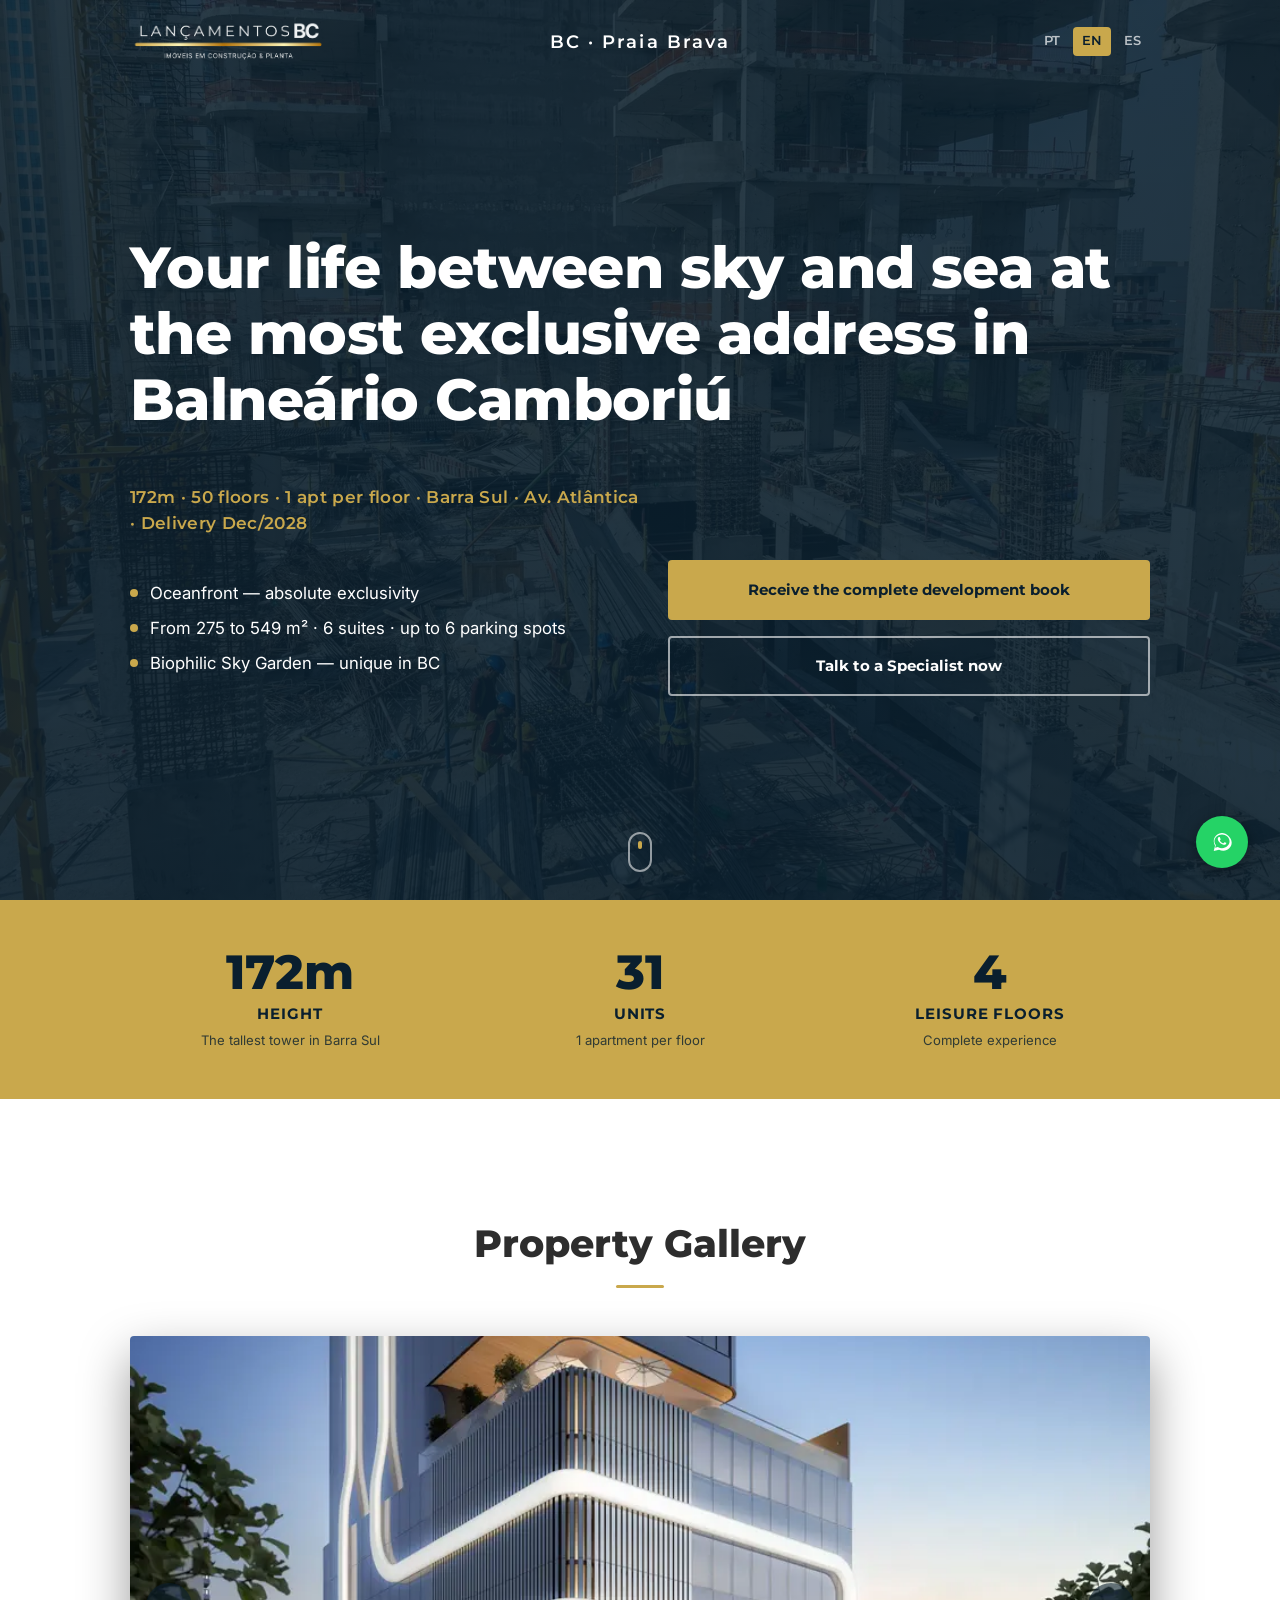
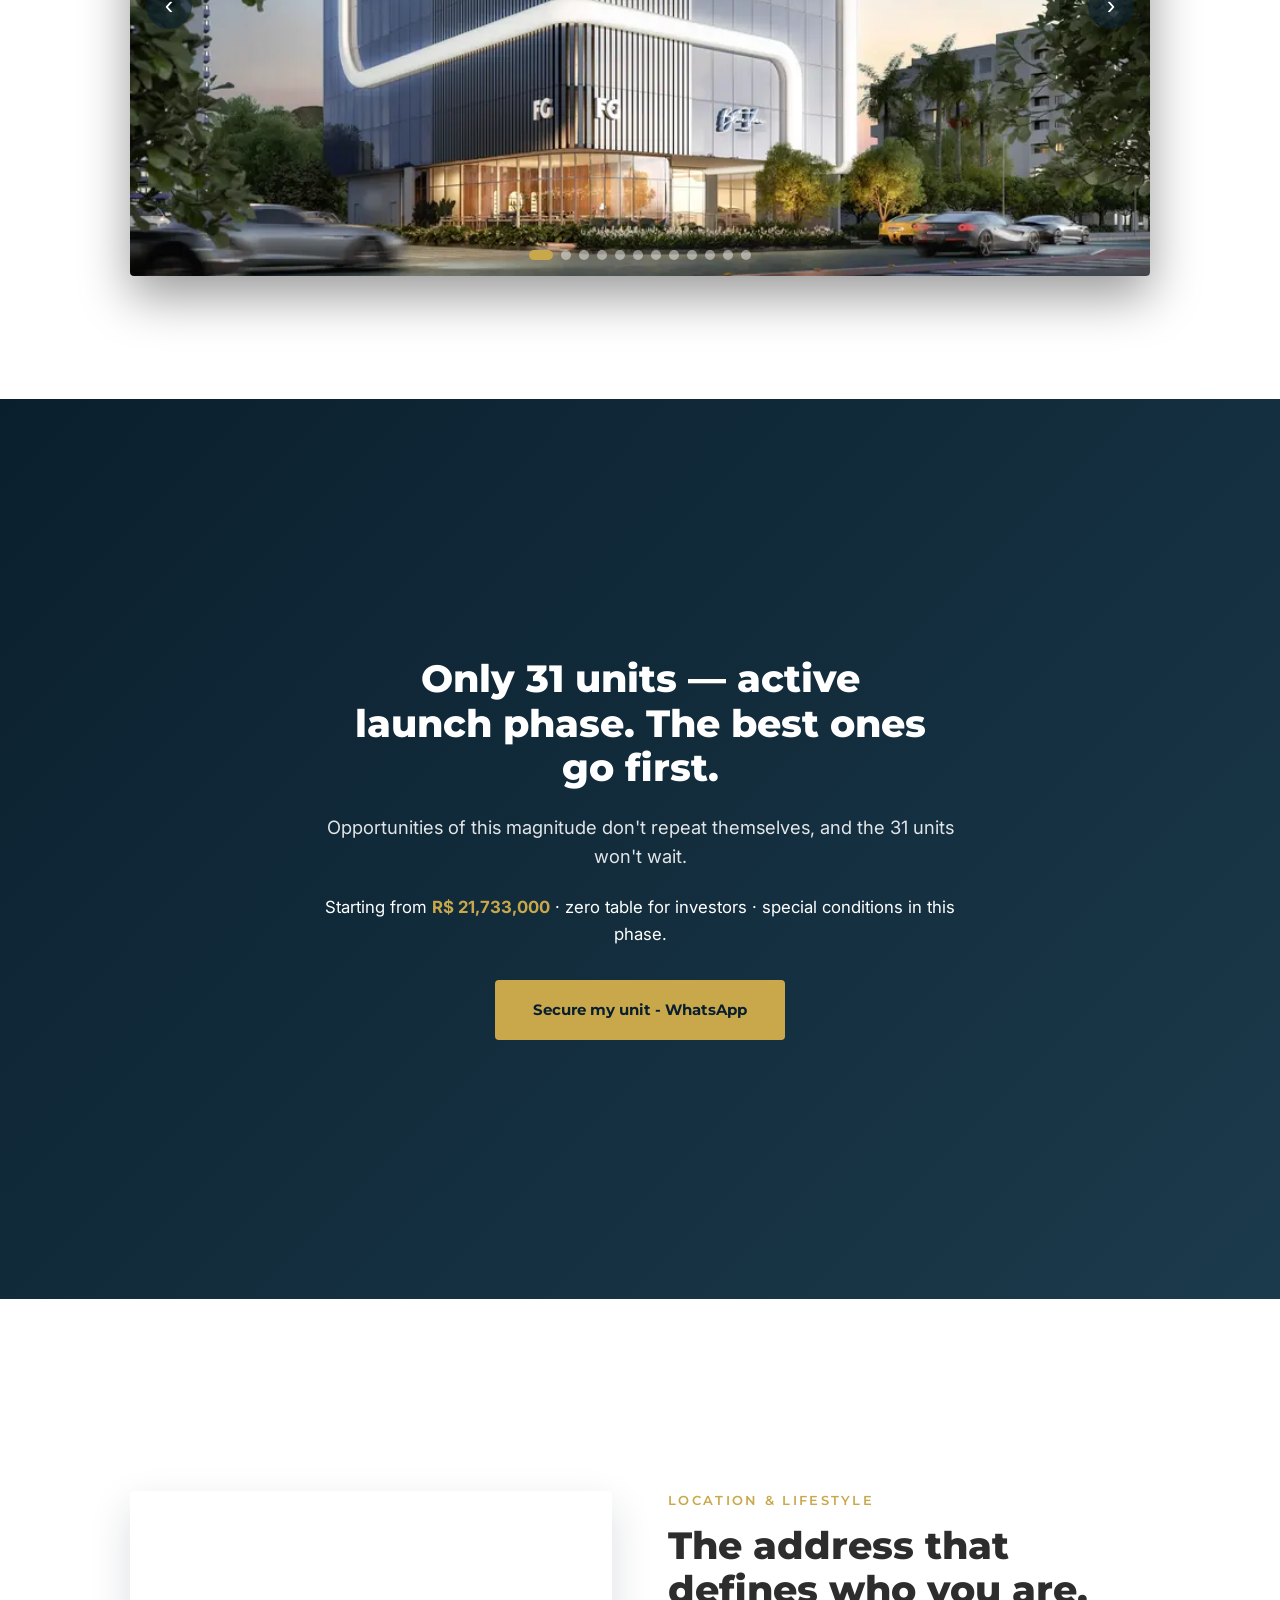
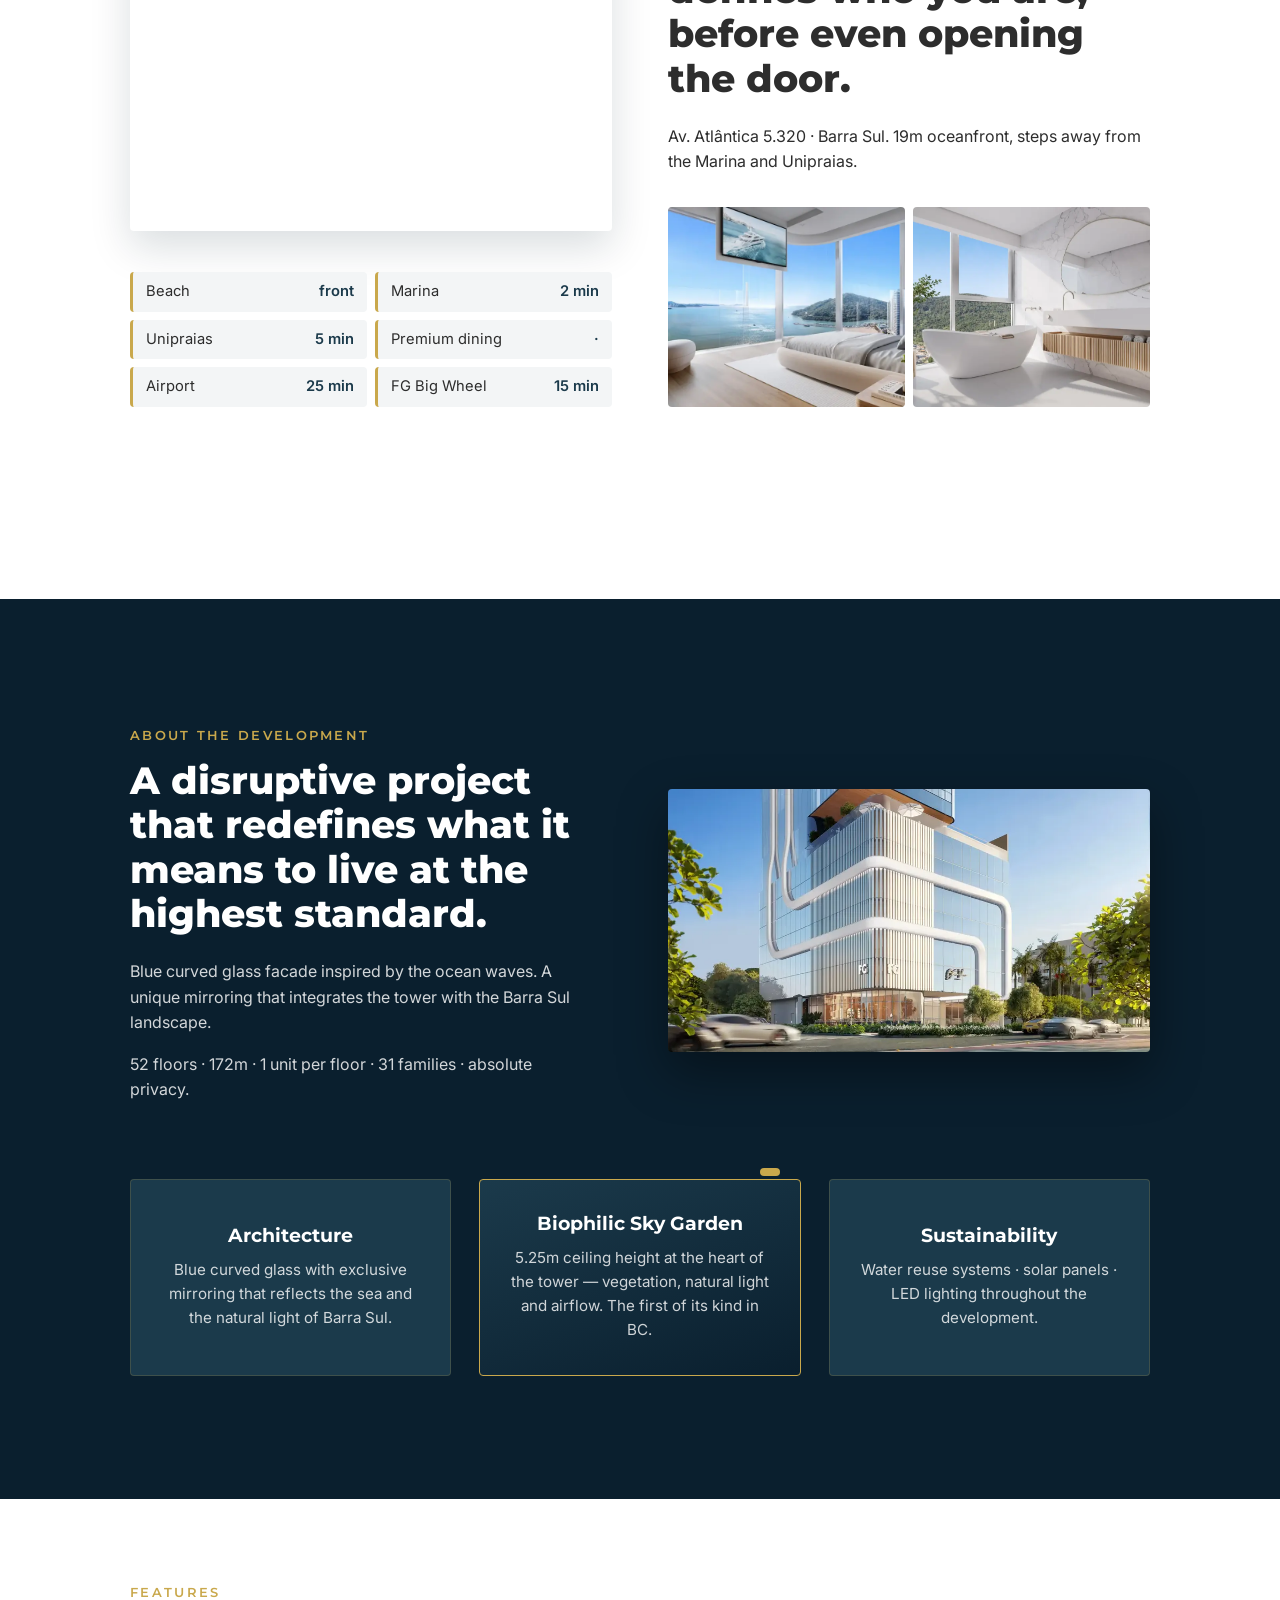
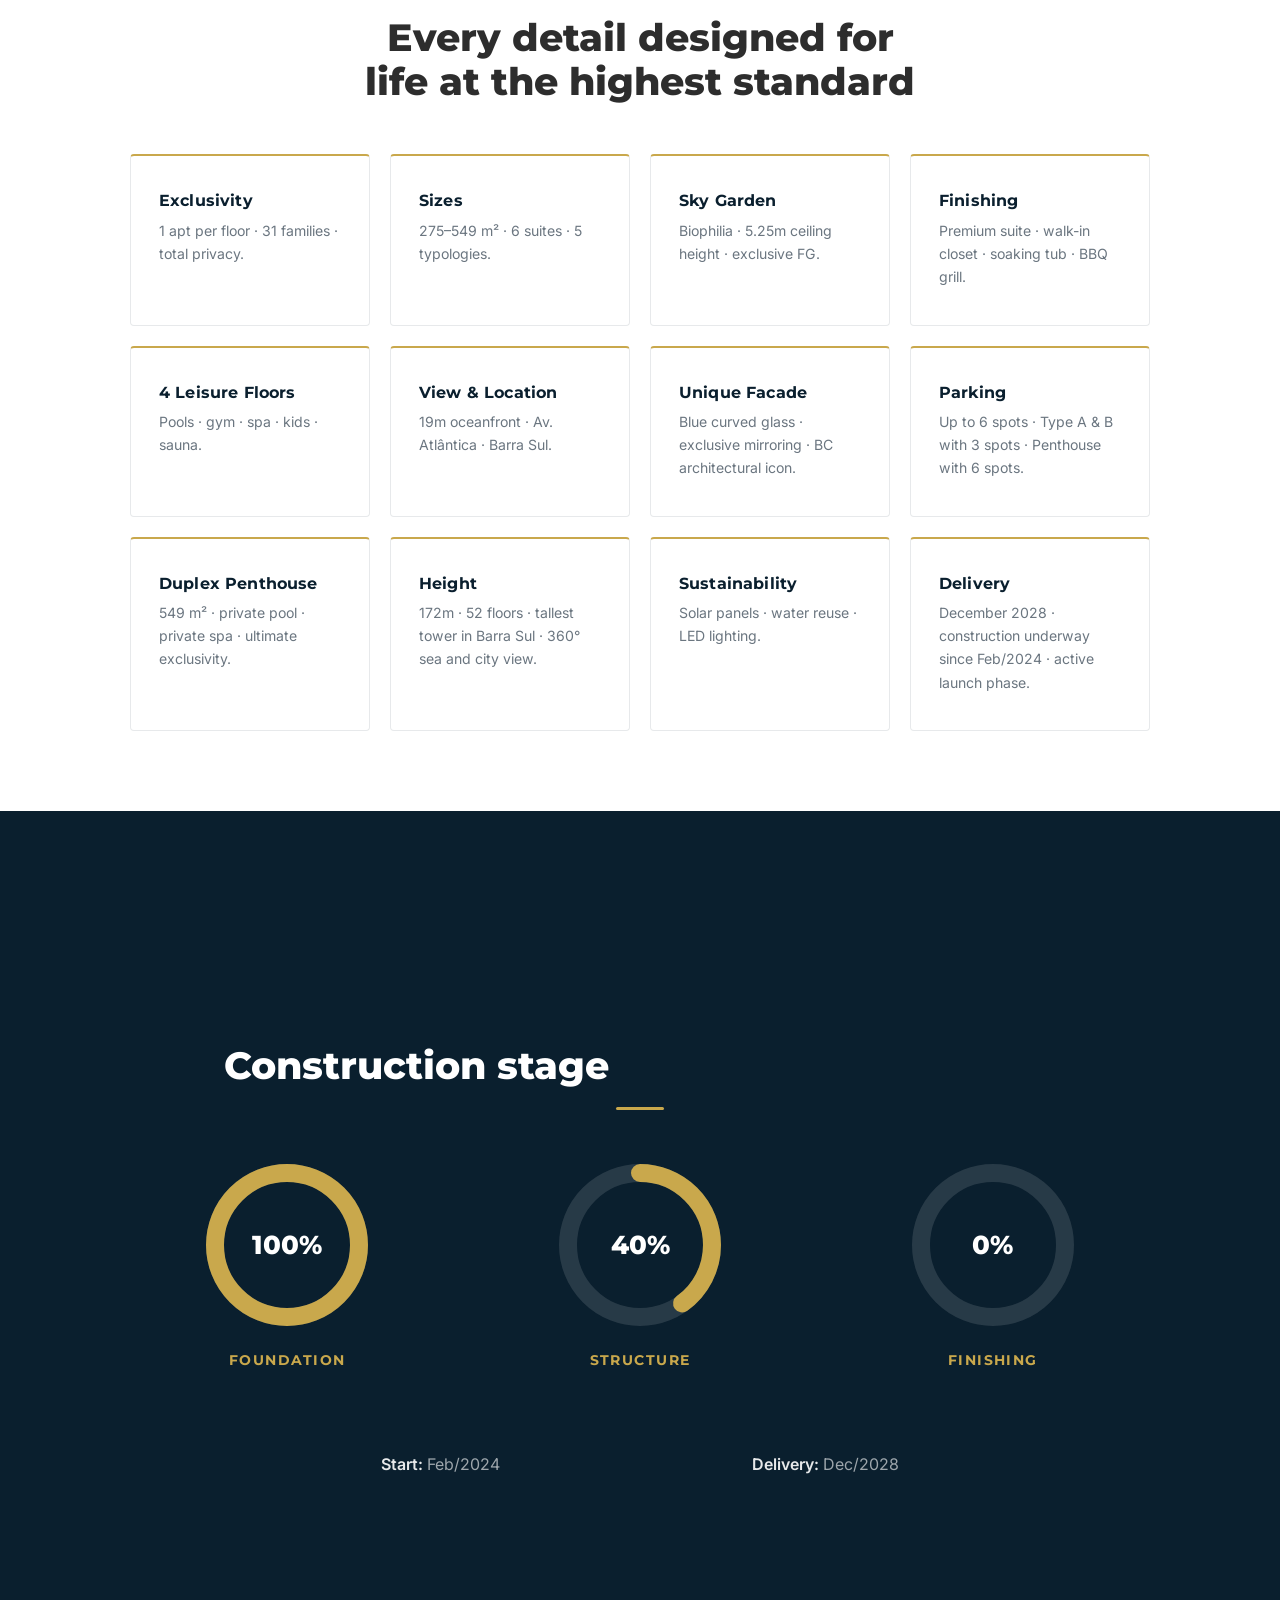
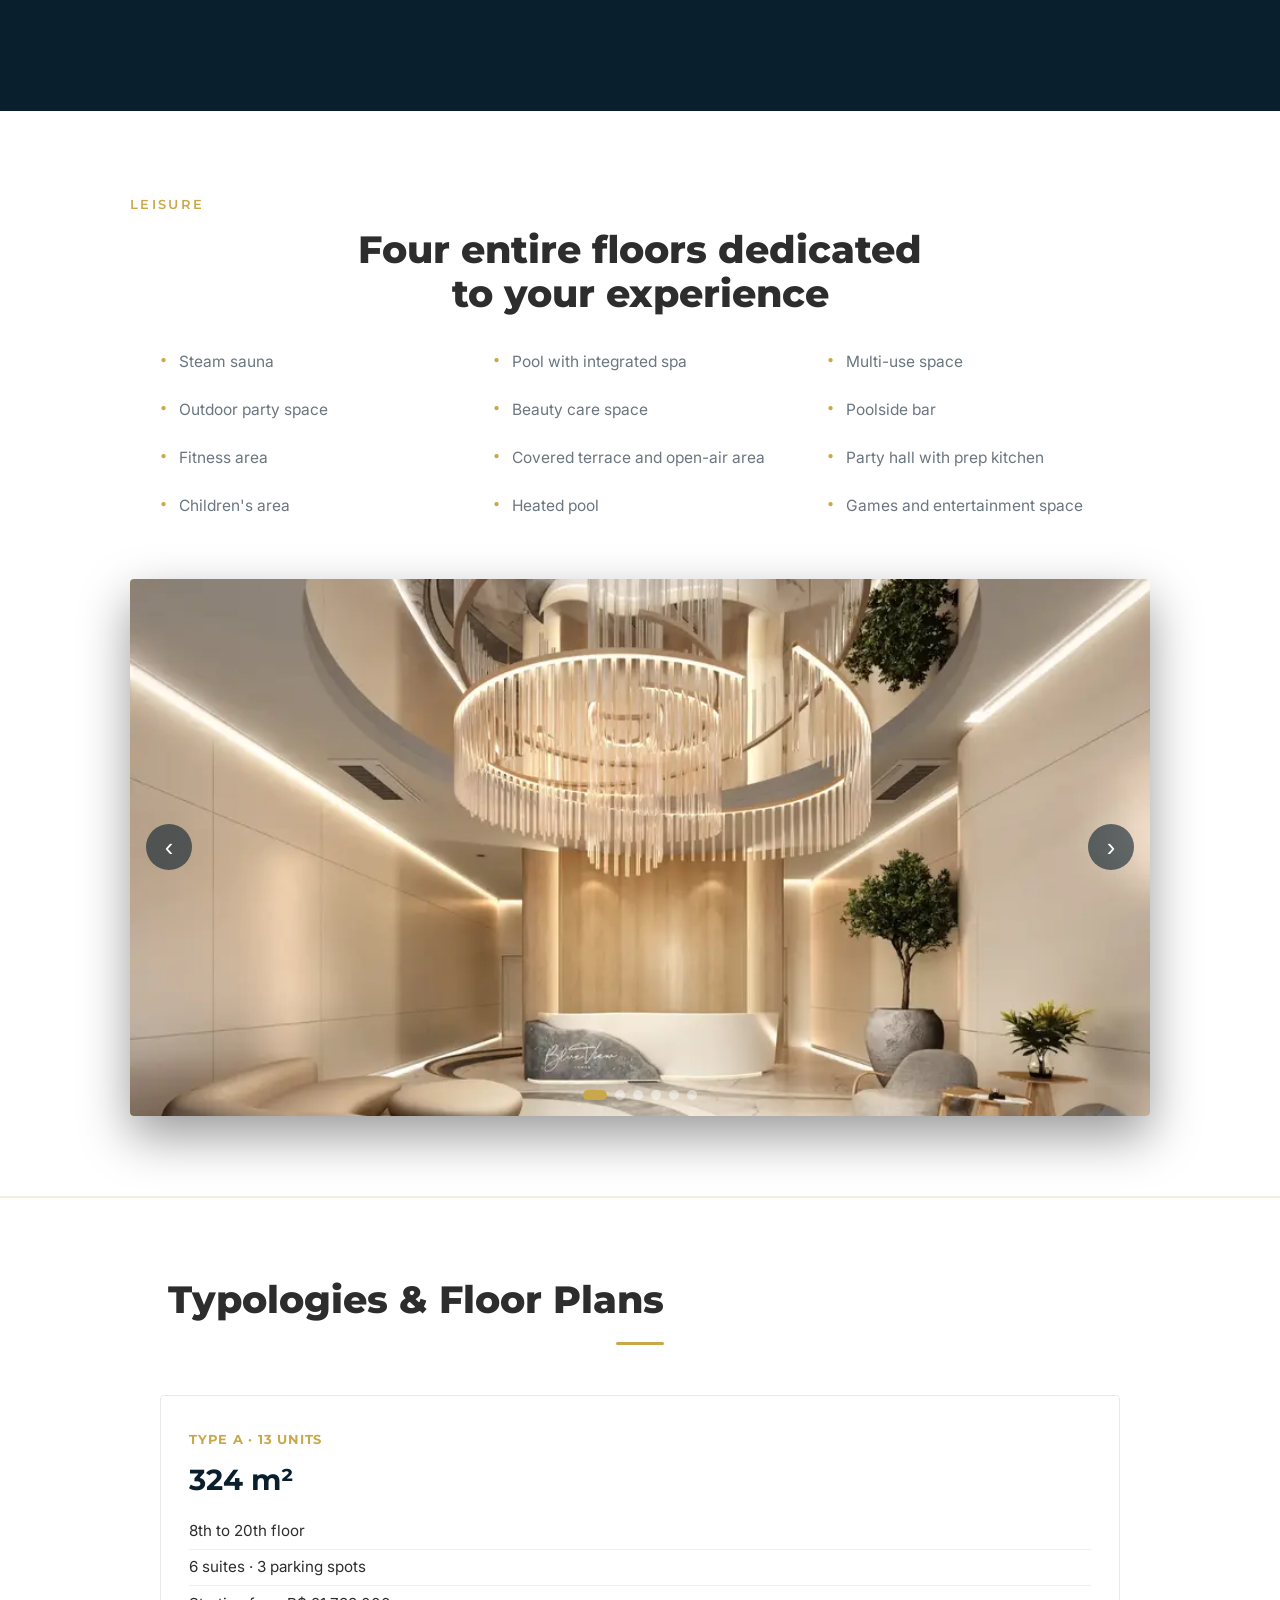
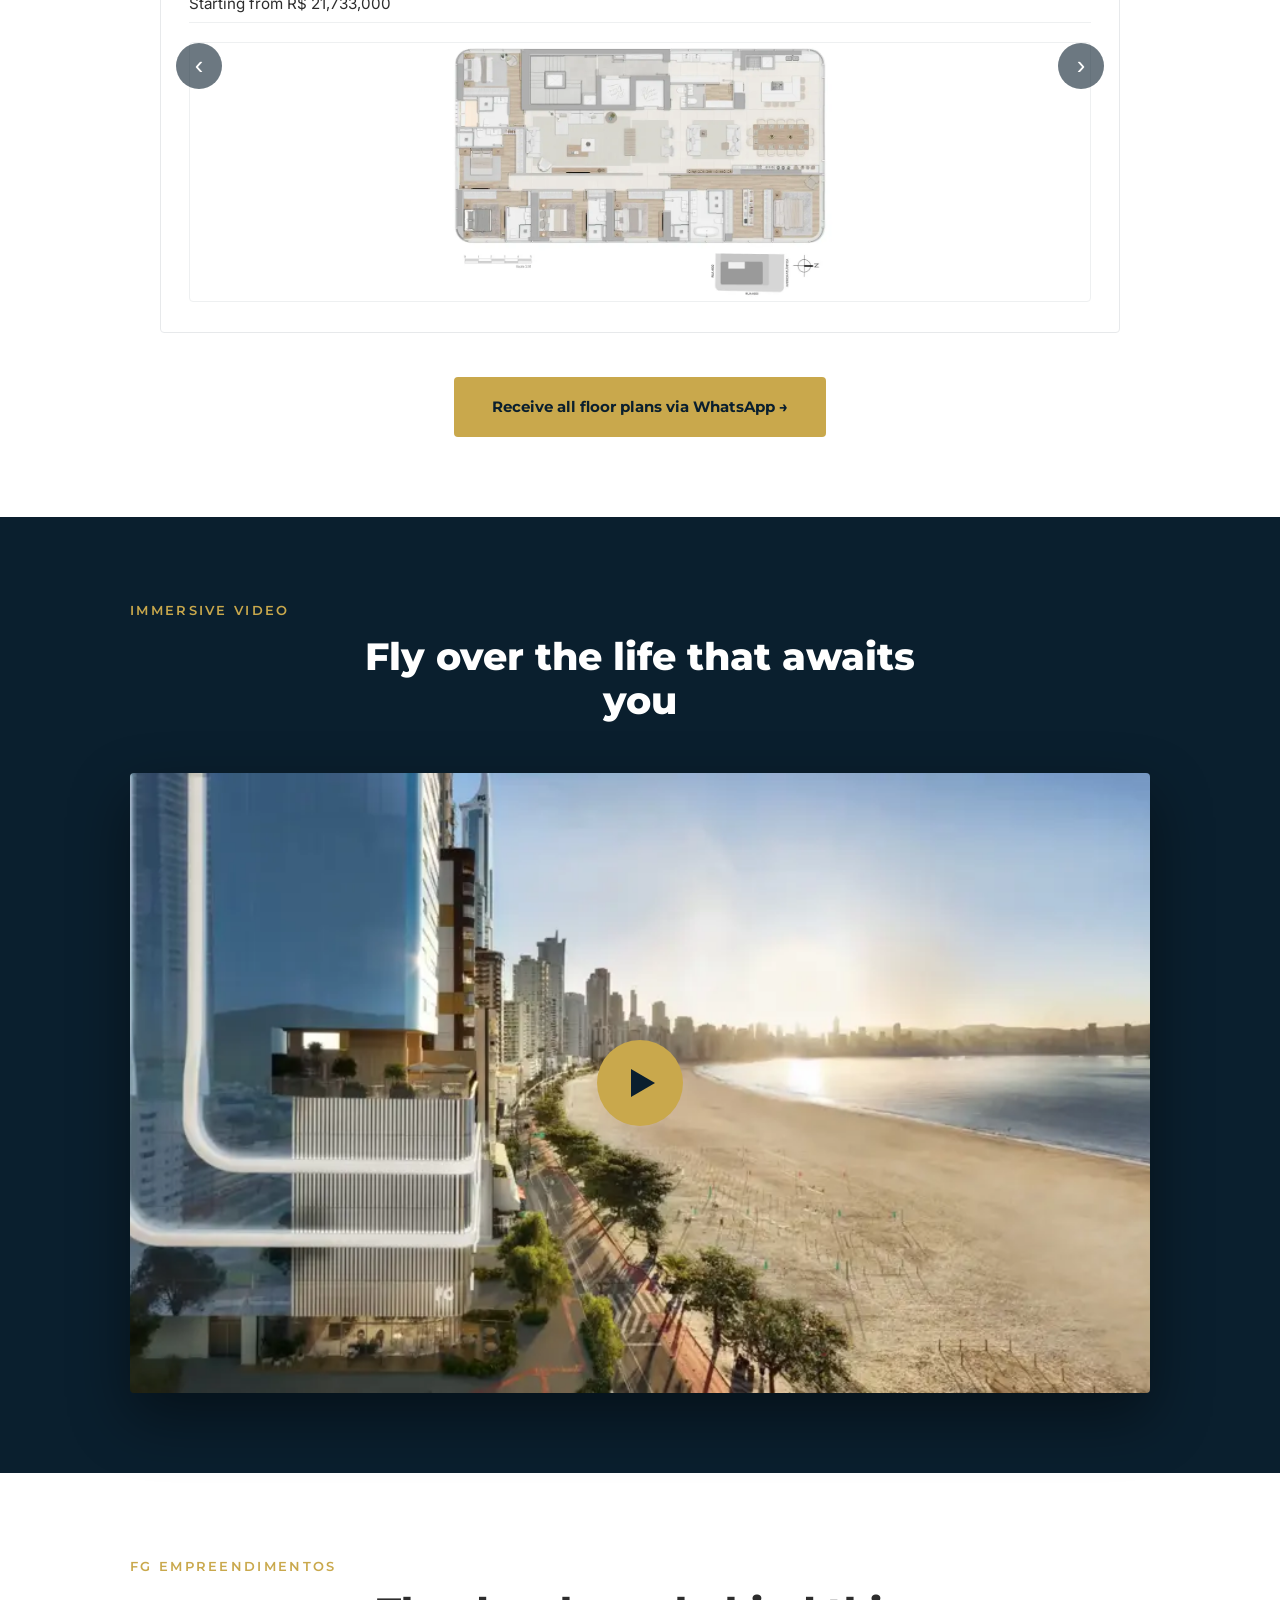
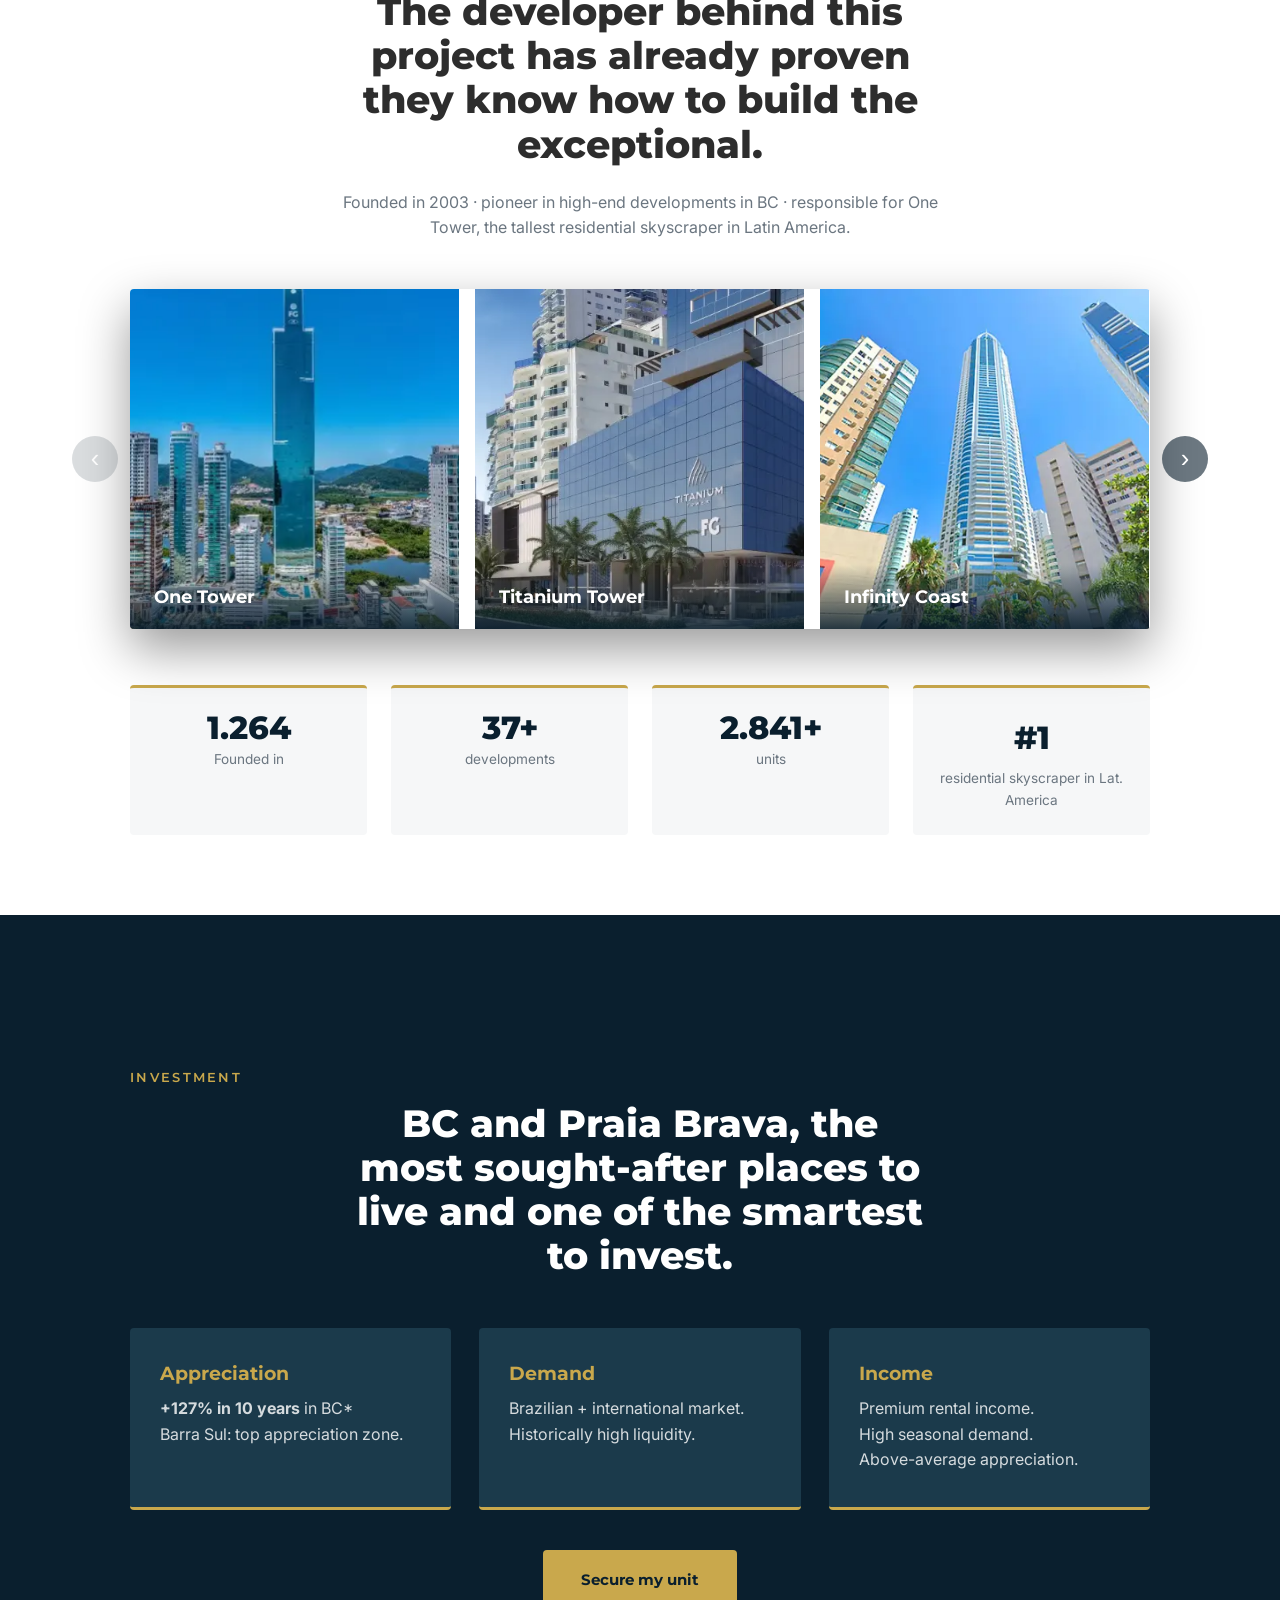
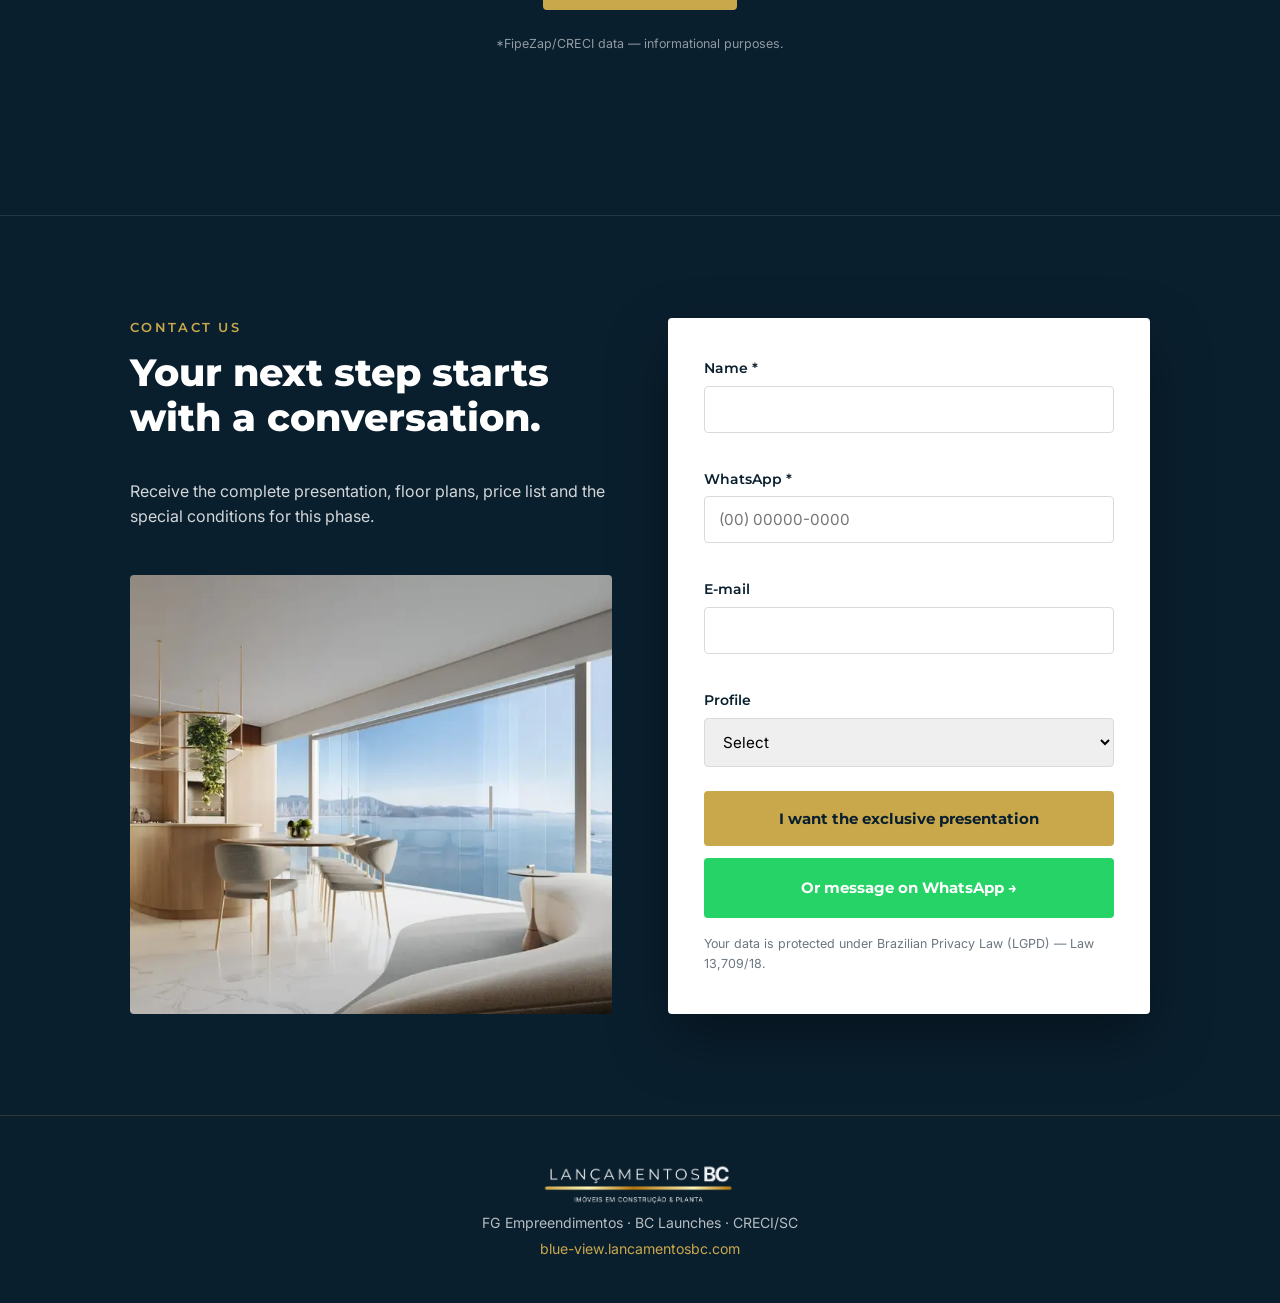
<file: en/index.html>
<!DOCTYPE html>
<html lang="en">
<head>
  <meta charset="UTF-8">
  <meta name="viewport" content="width=device-width, initial-scale=1.0">

  <!-- ALTERAR: Título que aparece na aba do navegador e no Google (versão inglês) -->
  <title>Blue View Tower | FG | Balneário Camboriú</title>

  <!-- ALTERAR: Descrição para SEO/Google — versão em inglês -->
  <meta name="description" content="Blue View Tower - 172m, 50 floors, 1 apartment per floor on Av. Atlântica, Barra Sul. Oceanfront, Biophilic Sky Garden. FG Empreendimentos.">

  <link rel="preconnect" href="https://fonts.googleapis.com">
  <link rel="preconnect" href="https://fonts.gstatic.com" crossorigin>
  <link href="https://fonts.googleapis.com/css2?family=Montserrat:wght@600;700;800&family=Inter:wght@400;500;600&display=swap" rel="stylesheet">

  <!-- ALTERAR: Ícone do site (favicon) — arquivo: assets/f.avicon.png (caminho relativo: ../assets/) -->
  <link rel="icon" href="../assets/f.avicon.png">

  <meta name="robots" content="index, follow">

  <!-- ALTERAR: Imagem do hero (pré-carregada para performance) — arquivo: assets/obra.webp -->
  <link rel="preload" as="image" href="/assets/obra.webp" type="image/webp">
  <link rel="preload" as="style" href="/style.css">
  <link rel="stylesheet" href="/style.css">

  <!-- ALTERAR: ID do Google Analytics — substitua G-YF5QJES6KQ pelo ID da sua conta -->
  <!-- Para desativar o rastreamento, remova os dois blocos <script> abaixo -->
  <script async src="https://www.googletagmanager.com/gtag/js?id=G-YF5QJES6KQ"></script>
  <script>
    window.dataLayer = window.dataLayer || [];
    function gtag(){dataLayer.push(arguments);}
    gtag('js', new Date());
    gtag('config', 'G-YF5QJES6KQ');
  </script>
</head>
<body>

  <!-- ============================================================
       HEADER — Cabeçalho fixo
  ============================================================ -->
  <header class="site-header" id="siteHeader">
    <div class="container header-inner">

      <!-- ALTERAR: Logo do header — arquivo: ../assets/LOGO BRANCA S.FUNDO.webp -->
      <a href="#hero" class="brand"><img src="../assets/LOGO BRANCA S.FUNDO.webp" style="width: 200px;" loading="eager" fetchpriority="high"></a>

      <!-- ALTERAR: Texto de localização ao lado do logo -->
      <span class="header-location">BC · Praia Brava</span>

      <div class="header-right">
        <!-- Seletor de idioma — EN está ativo nesta página -->
        <!-- ALTERAR: Para adicionar um novo idioma, crie a pasta e duplique um bloco <a> abaixo -->
        <nav class="lang-switch" aria-label="Language selector">
          <button class="lang-toggle" aria-expanded="false" aria-haspopup="true">
            EN
            <svg width="10" height="10" viewBox="0 0 10 10" fill="currentColor" aria-hidden="true"><path d="M1 3l4 4 4-4"/></svg>
          </button>
          <div class="lang-dropdown">
            <!-- ALTERAR: URLs das versões em outros idiomas -->
            <a href="/" class="lang">PT</a>
            <a href="#" class="lang active">EN</a>
            <a href="/es/" class="lang">ES</a>
          </div>
        </nav>
      </div>
    </div>
  </header>

  <!-- ============================================================
       SEÇÃO 01 · HERO — Banner principal com imagem de fundo
  ============================================================ -->
  <section class="hero" id="hero">

    <!-- ALTERAR: Imagem de fundo do hero — arquivo: assets/obra.webp -->
    <!-- Resolução recomendada: 1920×1080px ou maior. Formatos aceitos: .webp, .jpg -->
    <img
      src="/assets/obra.webp"
      class="hero-media"
      fetchpriority="high"
      loading="eager"
      width="1920"
      height="1080"
    />
    <div class="hero-overlay"></div>

    <div class="container hero-content">
      <!-- ALTERAR: Título principal do hero (H1) — versão inglês -->
      <h1 class="hero-title">Your life between sky and sea at the most exclusive address in Balneário Camboriú</h1>

      <!-- ALTERAR: Subtítulo com dados técnicos do empreendimento -->
      <p class="hero-sub">172m · 50 floors · 1 apt per floor · Barra Sul · Av. Atlântica <br>· Delivery Dec/2028</p>

      <!-- ALTERAR: Lista de bullets do hero — para adicionar um item, duplique um <li> -->
      <ul class="hero-bullets">
        <li>Oceanfront — absolute exclusivity</li>
        <li>From 275 to 549 m² · 6 suites · up to 6 parking spots</li>
        <li>Biophilic Sky Garden — unique in BC</li>
      </ul>

      <div class="hero-cta">
        <!-- ALTERAR: Texto e destino do botão primário -->
        <a href="#contato" class="btn btn-primary">Receive the complete development book</a>
        <!-- ALTERAR: Número do WhatsApp — formato: https://wa.me/[CÓDIGO DO PAÍS][DDD][NÚMERO] -->
        <a href="https://wa.me/5547991356151" class="btn btn-outline">Talk to a Specialist now</a>
      </div>
    </div>

    <span class="scroll-hint" aria-hidden="true"></span>
  </section>

  <!-- ============================================================
       SEÇÃO 02 · STATS — Estatísticas animadas
  ============================================================ -->
  <section class="stats">
    <div class="container stats-grid">
      <!-- ALTERAR: data-count = valor numérico final | data-suffix = sufixo -->
      <!-- Para adicionar um novo número, duplique um bloco <div class="stat"> -->
      <div class="stat">
        <span class="stat-num" data-count="172" data-suffix="m">0</span>
        <!-- ALTERAR: Rótulo abaixo do número -->
        <span class="stat-label">Height<br><small>The tallest tower in Barra Sul</small></span>
      </div>
      <div class="stat">
        <span class="stat-num" data-count="31">0</span>
        <span class="stat-label">Units<br><small>1 apartment per floor</small></span>
      </div>
      <div class="stat">
        <span class="stat-num" data-count="4">0</span>
        <span class="stat-label">Leisure floors<br><small>Complete experience</small></span>
      </div>
    </div>
  </section>

  <!-- ============================================================
       SEÇÃO GALERIA — Carrossel de imagens do empreendimento
  ============================================================ -->
  <section class="gallery section" id="galeria">
    <div class="container">
      <div class="section-header center">
        <!-- ALTERAR: Título da seção de galeria -->
        <h2 class="section-title center">Property Gallery</h2>
      </div>
      <div class="carousel gallery-carousel" id="galleryCarousel">
        <div class="carousel-track">
          <!-- GALERIA: Cada <img> abaixo é um slide do carrossel -->
          <!-- Para ADICIONAR uma foto: copie uma linha <img> e troque o src e o alt -->
          <!-- Para REMOVER uma foto: apague a linha <img> correspondente -->
          <!-- Para REORDENAR: mova as linhas na ordem desejada -->
          <!-- Pasta das imagens: ../assets/imagens/ -->

          <!-- ALTERAR: Foto 1 — ../assets/imagens/23_113_35_EMBASAMENTO_NOTURNO_FINAL.webp -->
          <img src="../assets/imagens/23_113_35_EMBASAMENTO_NOTURNO_FINAL.webp" alt="Night Base" loading="lazy" decoding="async">
          <!-- ALTERAR: Foto 2 — ../assets/imagens/23_113_34_FACHADA_DIURNA_INSERCAO_FINAL_V2.webp -->
          <img src="../assets/imagens/23_113_34_FACHADA_DIURNA_INSERCAO_FINAL_V2.webp" alt="Daytime Facade" loading="lazy" decoding="async">
          <!-- ALTERAR: Foto 3 — ../assets/imagens/23_113_04_EMBASAMENTO_ESQUINA_FINAL (1).webp -->
          <img src="../assets/imagens/23_113_04_EMBASAMENTO_ESQUINA_FINAL%20(1).webp" alt="Corner Base" loading="lazy" decoding="async">
          <!-- ALTERAR: Foto 4 — ../assets/imagens/23_113_05_FOTOMONTAGEM_FINAL.webp -->
          <img src="../assets/imagens/23_113_05_FOTOMONTAGEM_FINAL.webp" alt="Photomontage" loading="lazy" decoding="async">
          <!-- ALTERAR: Foto 5 — ../assets/imagens/23_113_23_HALL_ENTRADA_TERREO_FINAL.webp -->
          <img src="../assets/imagens/23_113_23_HALL_ENTRADA_TERREO_FINAL.webp" alt="Lobby" loading="lazy" decoding="async">
          <!-- ALTERAR: Foto 6 — ../assets/imagens/23_113_15_PISCINA_COBERTA_FINAL.webp -->
          <img src="../assets/imagens/23_113_15_PISCINA_COBERTA_FINAL.webp" alt="Covered Pool" loading="lazy" decoding="async">
          <!-- ALTERAR: Foto 7 — ../assets/imagens/23_113_11_FESTAS_FINAL.webp -->
          <img src="../assets/imagens/23_113_11_FESTAS_FINAL.webp" alt="Party Hall" loading="lazy" decoding="async">
          <!-- ALTERAR: Foto 8 — ../assets/imagens/23_113_16_ACADEMIA_FINAL.webp -->
          <img src="../assets/imagens/23_113_16_ACADEMIA_FINAL.webp" alt="Gym" loading="lazy" decoding="async">
          <!-- ALTERAR: Foto 9 — ../assets/imagens/23_113_21_JOGOS_R00.webp -->
          <img src="../assets/imagens/23_113_21_JOGOS_R00.webp" alt="Game Room" loading="lazy" decoding="async">
          <!-- ALTERAR: Foto 10 — ../assets/imagens/23_113_32_FACHADA_ADICIONAL_FINAL.webp -->
          <img src="../assets/imagens/23_113_32_FACHADA_ADICIONAL_FINAL.webp" alt="Additional Facade" loading="lazy" decoding="async">
          <!-- ALTERAR: Foto 11 — ../assets/imagens/23_113_01_FACHADA_FINAL (1).webp -->
          <img src="../assets/imagens/23_113_01_FACHADA_FINAL%20(1).webp" alt="Facade" loading="lazy" decoding="async">
          <!-- ALTERAR: Foto 12 — ../assets/imagens/23_113_03_FACHADA_NOTURNA_FINAL.webp -->
          <img src="../assets/imagens/23_113_03_FACHADA_NOTURNA_FINAL.webp" alt="Night Facade" loading="lazy" decoding="async">
        </div>
        <button class="carousel-btn prev" aria-label="Previous">&#8249;</button>
        <button class="carousel-btn next" aria-label="Next">&#8250;</button>
        <div class="carousel-dots" aria-hidden="true"></div>
      </div>
    </div>
  </section>

  <!-- ============================================================
       SEÇÃO 03 · URGENCY — Bloco de escassez / preço
  ============================================================ -->
  <section class="urgency section">
    <div class="container urgency-inner">
      <!-- ALTERAR: Título, texto e preço da seção de urgência -->
      <h2 class="section-title">Only 31 units — active launch phase. The best ones go first.</h2>
      <p class="urgency-lead">Opportunities of this magnitude don't repeat themselves, and the 31 units won't wait.</p>
      <!-- ALTERAR: Preço inicial — substitua R$ 21,733,000 pelo valor atual -->
      <p class="urgency-values">Starting from <strong>R$ 21,733,000</strong> · zero table for investors · special conditions in this phase.</p>
      <!-- ALTERAR: Número do WhatsApp no botão de urgência -->
      <a href="https://wa.me/5547991356151" class="btn btn-primary page-cta-anchor">Secure my unit - WhatsApp</a>
    </div>
  </section>

  <!-- ============================================================
       SEÇÃO 04 · LOCATION & LIFESTYLE — Mapa + imagens
  ============================================================ -->
  <section class="location section" id="localizacao">
    <div class="container split">
      <div class="split-media">
        <!-- ALTERAR: URL do mapa incorporado do Google Maps -->
        <!-- Para trocar: vá ao Google Maps > Compartilhar > Incorporar mapa e copie a URL do src -->
        <iframe
          class="map"
          src="https://www.google.com/maps?q=Av.+Atlantica,+Barra+Sul,+Balneario+Camboriu+SC&output=embed"
          loading="lazy"
          referrerpolicy="no-referrer-when-downgrade"
          title="Blue View Tower Location"></iframe>

        <!-- ALTERAR: Lista de pontos de referência próximos -->
        <!-- Para ADICIONAR: duplique um <li> | Para REMOVER: apague o <li> -->
        <ul class="map-points">
          <li>Beach <span>front</span></li>
          <li>Marina <span>2 min</span></li>
          <li>Unipraias <span>5 min</span></li>
          <li>Premium dining <span>·</span></li>
          <li>Airport <span>25 min</span></li>
          <li>FG Big Wheel <span>15 min</span></li>
        </ul>
      </div>

      <div class="split-text">
        <!-- ALTERAR: Eyebrow e título da seção de localização -->
        <span class="eyebrow">Location & Lifestyle</span>
        <h2 class="section-title">The address that defines who you are, before even opening the door.</h2>
        <!-- ALTERAR: Texto descritivo do endereço -->
        <p>Av. Atlântica 5.320 · Barra Sul. 19m oceanfront, steps away from the Marina and Unipraias.</p>

        <div class="lifestyle-grid">
          <!-- ALTERAR: Foto de lifestyle 1 — arquivo: ../assets/23_113_25_SUITE_MASTER_TIPO_R01.webp -->
          <img src="../assets/23_113_25_SUITE_MASTER_TIPO_R01.webp" loading="lazy" alt="Master suite">
          <!-- ALTERAR: Foto de lifestyle 2 — arquivo: ../assets/23_113_26_BANHEIRO_MASTER_TIPO_FINAL (1).webp -->
          <img src="../assets/23_113_26_BANHEIRO_MASTER_TIPO_FINAL (1).webp" loading="lazy" alt="Master bathroom">
        </div>
      </div>
    </div>
  </section>

  <!-- ============================================================
       SEÇÃO 05 · ABOUT — Render + cards
  ============================================================ -->
  <section class="about section section-dark" id="sobre">
    <div class="container split reverse">
      <div class="split-media">
        <!-- ALTERAR: Imagem render da fachada — arquivo: ../assets/23_113_04_EMBASAMENTO_ESQUINA_FINAL (1).webp -->
        <img class="about-render" src="../assets/23_113_04_EMBASAMENTO_ESQUINA_FINAL (1).webp" alt="Curved glass facade render" loading="lazy">
      </div>
      <div class="split-text">
        <!-- ALTERAR: Eyebrow, título e parágrafos da seção "About" -->
        <span class="eyebrow">About the development</span>
        <h2 class="section-title">A disruptive project that redefines what it means to live at the highest standard.</h2>
        <p>Blue curved glass facade inspired by the ocean waves. A unique mirroring that integrates the tower with the Barra Sul landscape.</p>
        <p>52 floors · 172m · 1 unit per floor · 31 families · absolute privacy.</p>
      </div>
    </div>

    <!-- Cards de destaque — Para ADICIONAR: duplique um <article class="info-card"> -->
    <!-- Para REMOVER: apague o <article> correspondente -->
    <div class="container about-cards">
      <article class="info-card">
        <!-- ALTERAR: Título e texto do card "Architecture" -->
        <h3>Architecture</h3>
        <p>Blue curved glass with exclusive mirroring that reflects the sea and the natural light of Barra Sul.</p>
      </article>
      <article class="info-card highlight">
        <span class="wow"></span>
        <!-- ALTERAR: Título e texto do card destaque "Biophilic Sky Garden" -->
        <h3>Biophilic Sky Garden</h3>
        <p>5.25m ceiling height at the heart of the tower — vegetation, natural light and airflow. The first of its kind in BC.</p>
      </article>
      <article class="info-card">
        <!-- ALTERAR: Título e texto do card "Sustainability" -->
        <h3>Sustainability</h3>
        <p>Water reuse systems · solar panels · LED lighting throughout the development.</p>
      </article>
    </div>
  </section>

  <!-- ============================================================
       SEÇÃO 06 · FEATURES — Grid de cards de características
  ============================================================ -->
  <section class="features section" id="diferenciais">
    <div class="container">
      <!-- ALTERAR: Eyebrow e título da seção de diferenciais -->
      <span class="eyebrow center">Features</span>
      <h2 class="section-title center">Every detail designed for life at the highest standard</h2>

      <!-- Para ADICIONAR um diferencial: duplique um <article class="feature-card"> -->
      <!-- Para REMOVER: apague o <article> correspondente -->
      <div class="feature-grid">
        <article class="feature-card">
          <h3>Exclusivity</h3>
          <p>1 apt per floor · 31 families · total privacy.</p>
        </article>
        <article class="feature-card">
          <h3>Sizes</h3>
          <p>275–549 m² · 6 suites · 5 typologies.</p>
        </article>
        <article class="feature-card">
          <h3>Sky Garden</h3>
          <p>Biophilia · 5.25m ceiling height · exclusive FG.</p>
        </article>
        <article class="feature-card">
          <h3>Finishing</h3>
          <p>Premium suite · walk-in closet · soaking tub · BBQ grill.</p>
        </article>
        <article class="feature-card">
          <h3>4 Leisure Floors</h3>
          <p>Pools · gym · spa · kids · sauna.</p>
        </article>
        <article class="feature-card">
          <h3>View & Location</h3>
          <p>19m oceanfront · Av. Atlântica · Barra Sul.</p>
        </article>
        <article class="feature-card">
          <h3>Unique Facade</h3>
          <p>Blue curved glass · exclusive mirroring · BC architectural icon.</p>
        </article>
        <article class="feature-card">
          <h3>Parking</h3>
          <p>Up to 6 spots · Type A &amp; B with 3 spots · Penthouse with 6 spots.</p>
        </article>
        <article class="feature-card">
          <h3>Duplex Penthouse</h3>
          <p>549 m² · private pool · private spa · ultimate exclusivity.</p>
        </article>
        <article class="feature-card">
          <h3>Height</h3>
          <p>172m · 52 floors · tallest tower in Barra Sul · 360° sea and city view.</p>
        </article>
        <article class="feature-card">
          <h3>Sustainability</h3>
          <p>Solar panels · water reuse · LED lighting.</p>
        </article>
        <article class="feature-card">
          <!-- ALTERAR: Data de entrega -->
          <h3>Delivery</h3>
          <p>December 2028 · construction underway since Feb/2024 · active launch phase.</p>
        </article>
      </div>
    </div>
  </section>

  <!-- ============================================================
       SEÇÃO 07 · CONSTRUCTION STATUS — Gráficos de progresso (donut)
  ============================================================ -->
  <section class="status section section-dark" id="status">
    <div class="container">
      <div class="section-header center">
        <!-- ALTERAR: Título da seção de status -->
        <h2 class="section-title">Construction stage</h2>
      </div>
      <!-- Para ADICIONAR uma etapa: duplique um bloco <div class="progress-item"> -->
      <!-- Para REMOVER: apague o bloco correspondente -->
      <div class="progress-grid">
        <div class="progress-item">
          <div class="donut-wrap">
            <svg viewBox="0 0 100 100" class="donut">
              <circle class="donut-bg" cx="50" cy="50" r="40"/>
              <!-- ALTERAR: data-pct = percentual de conclusão (0 a 100) -->
              <circle class="donut-fill" cx="50" cy="50" r="40" data-pct="100"/>
            </svg>
            <span class="donut-pct">100%</span>
          </div>
          <span class="progress-label">Foundation</span>
        </div>
        <div class="progress-item">
          <div class="donut-wrap">
            <svg viewBox="0 0 100 100" class="donut">
              <circle class="donut-bg" cx="50" cy="50" r="40"/>
              <!-- ALTERAR: Percentual da Estrutura -->
              <circle class="donut-fill" cx="50" cy="50" r="40" data-pct="40"/>
            </svg>
            <span class="donut-pct">40%</span>
          </div>
          <span class="progress-label">Structure</span>
        </div>
        <div class="progress-item">
          <div class="donut-wrap">
            <svg viewBox="0 0 100 100" class="donut">
              <circle class="donut-bg" cx="50" cy="50" r="40"/>
              <!-- ALTERAR: Percentual do Acabamento -->
              <circle class="donut-fill" cx="50" cy="50" r="40" data-pct="0"/>
            </svg>
            <span class="donut-pct">0%</span>
          </div>
          <span class="progress-label">Finishing</span>
        </div>
      </div>
      <!-- ALTERAR: Datas de início e entrega da obra -->
      <div class="progress-dates-global">
        <span><em>Start:</em> Feb/2024</span>
        <span><em>Delivery:</em> Dec/2028</span>
      </div>
    </div>
  </section>

  <!-- ============================================================
       SEÇÃO 08 · LEISURE — Lista de itens + carrossel de fotos
  ============================================================ -->
  <section class="lazer section" id="lazer">
    <div class="container">
      <!-- ALTERAR: Eyebrow e título da seção de lazer -->
      <span class="eyebrow center">Leisure</span>
      <h2 class="section-title center">Four entire floors dedicated to your experience</h2>

      <!-- ALTERAR: Lista de itens de lazer -->
      <!-- Para ADICIONAR: duplique um <li> | Para REMOVER: apague o <li> -->
      <ul class="lazer-list">
        <li>Steam sauna</li>
        <li>Outdoor party space</li>
        <li>Fitness area</li>
        <li>Children's area</li>
        <li>Pool with integrated spa</li>
        <li>Beauty care space</li>
        <li>Covered terrace and open-air area</li>
        <li>Heated pool</li>
        <li>Multi-use space</li>
        <li>Poolside bar</li>
        <li>Party hall with prep kitchen</li>
        <li>Games and entertainment space</li>
      </ul>

      <!-- Carrossel de lazer — Para ADICIONAR: duplique uma linha <img> e troque src/alt -->
      <!-- Para REMOVER: apague a linha <img> correspondente -->
      <div class="carousel" id="lazerCarousel">
        <div class="carousel-track">
          <!-- ALTERAR: Foto de lazer 1 — ../assets/23_113_23_HALL_ENTRADA_TERREO_FINAL.webp -->
          <img src="../assets/23_113_23_HALL_ENTRADA_TERREO_FINAL.webp" loading="lazy" alt="Lobby - Ground Floor">
          <!-- ALTERAR: Foto de lazer 2 — ../assets/23_113_16_ACADEMIA_FINAL.webp -->
          <img src="../assets/23_113_16_ACADEMIA_FINAL.webp" loading="lazy" alt="Gym">
          <!-- ALTERAR: Foto de lazer 3 — ../assets/23_113_21_JOGOS_R00.webp -->
          <img src="../assets/23_113_21_JOGOS_R00.webp" loading="lazy" alt="Game Room">
          <!-- ALTERAR: Foto de lazer 4 — ../assets/23_113_15_PISCINA_COBERTA_FINAL.webp -->
          <img src="../assets/23_113_15_PISCINA_COBERTA_FINAL.webp" loading="lazy" alt="Outdoor pool">
          <!-- ALTERAR: Foto de lazer 5 — ../assets/23_113_11_FESTAS_FINAL.webp -->
          <img src="../assets/23_113_11_FESTAS_FINAL.webp" loading="lazy" alt="Party hall">
          <!-- ALTERAR: Foto de lazer 6 — ../assets/23_113_26_BANHEIRO_MASTER_TIPO_FINAL (1).webp -->
          <img src="../assets/23_113_26_BANHEIRO_MASTER_TIPO_FINAL (1).webp" loading="lazy" alt="Master bathroom">
        </div>
        <button class="carousel-btn prev" aria-label="Previous">&#8249;</button>
        <button class="carousel-btn next" aria-label="Next">&#8250;</button>
        <div class="carousel-dots" aria-hidden="true"></div>
      </div>
    </div>
  </section>

  <!-- ============================================================
       SEÇÃO 09 · TYPOLOGIES & FLOOR PLANS — Cards de planta baixa
  ============================================================ -->
  <section class="typologies section" id="plantas">
    <div class="container">
      <div class="section-header center">
        <!-- ALTERAR: Título da seção de plantas -->
        <h2 class="section-title">Typologies & Floor Plans</h2>
      </div>
      <!-- Para ADICIONAR uma tipologia: duplique um <article class="typo-card"> -->
      <!-- Para REMOVER: apague o <article> correspondente -->
      <div class="typo-carousel">
        <div class="typo-track typo-grid">

          <!-- TIPOLOGIA A — card aberto (planta visível) -->
          <article class="typo-card open">
            <!-- ALTERAR: Rótulo, área, pavimentos, suítes, vagas e preço do Tipo A -->
            <span class="typo-tag">Type A · 13 units</span>
            <h3>324 m²</h3>
            <ul>
              <li>8th to 20th floor</li>
              <li>6 suites · 3 parking spots</li>
              <li>Starting from R$ 21,733,000</li>
            </ul>
            <!-- ALTERAR: Imagem da planta Tipo A — arquivo: ../assets/PB_TIPO_A_OPCAO_02.webp -->
            <img src="../assets/PB_TIPO_A_OPCAO_02.webp" alt="Type A Floor Plan" class="plant-preview" loading="lazy">
          </article>

          <!-- TIPOLOGIA B — card aberto (planta visível) -->
          <article class="typo-card open">
            <!-- ALTERAR: Dados do Tipo B -->
            <span class="typo-tag">Type B · 14 units</span>
            <h3>275 m²<small>oceanfront</small></h3>
            <ul>
              <li>23rd to 37th floor</li>
              <li>6 suites · 3 parking spots</li>
            </ul>
            <!-- ALTERAR: Imagem da planta Tipo B — arquivo: ../assets/PB_TIPO_B_OPCAO_01.webp -->
            <img src="../assets/PB_TIPO_B_OPCAO_01.webp" alt="Type B Floor Plan" class="plant-preview" loading="lazy">
          </article>

          <!-- TIPOLOGIA DUPLEX — card bloqueado (planta via WhatsApp) -->
          <article class="typo-card locked">
            <!-- ALTERAR: Dados do Duplex Penthouse -->
            <span class="typo-tag">Duplex · Penthouse</span>
            <h3>549 m²<small>private pool</small></h3>
            <ul>
              <li>Private spa</li>
              <li>Ultimate exclusivity</li>
            </ul>
            <!-- ALTERAR: Número do WhatsApp para acesso à planta do Duplex -->
            <a href="https://wa.me/5547991356151" class="lock-overlay" aria-label="View floor plan via WhatsApp">
              <span class="lock-icon" aria-hidden="true"></span>
              <p>Access floor plan via WhatsApp</p>
            </a>
          </article>

        </div>
        <button class="carousel-btn prev typo-prev" aria-label="Previous">&#8249;</button>
        <button class="carousel-btn next typo-next" aria-label="Next">&#8250;</button>
      </div>

      <!-- ALTERAR: Número do WhatsApp no botão de plantas -->
      <a href="https://wa.me/5547991356151" class="btn btn-primary center-btn">Receive all floor plans via WhatsApp →</a>
    </div>
  </section>

  <!-- ============================================================
       SEÇÃO 10 · IMMERSIVE VIDEO — Thumbnail + player de vídeo
  ============================================================ -->
  <section class="video section section-dark" id="video">
    <div class="container">
      <!-- ALTERAR: Eyebrow e título da seção de vídeo -->
      <span class="eyebrow center">Immersive video</span>
      <h2 class="section-title center">Fly over the life that awaits you</h2>

      <div class="video-player" id="videoPlayer">
        <!-- ALTERAR: Imagem de capa (thumbnail) do vídeo — arquivo: assets/23_113_32_FACHADA_ADICIONAL_FINAL.webp -->
        <!-- Ao clicar, o thumbnail é substituído pelo vídeo (configurado em /script.js) -->
        <img class="video-thumb" src="/assets/23_113_32_FACHADA_ADICIONAL_FINAL.webp" loading="lazy" alt="Blue View Tower Video">
        <button class="video-play" aria-label="Play video"></button>
        <!-- ATENÇÃO: Os arquivos de vídeo são carregados via /script.js -->
        <!-- ALTERAR OS VÍDEOS: abra script.js e procure por "altimetria-blueview-animacao02" -->
        <!-- Arquivos: assets/altimetria-blueview-animacao02.webm e .mp4 -->
      </div>
    </div>
  </section>

  <!-- ============================================================
       SEÇÃO 11 · FG EMPREENDIMENTOS — Portfólio da construtora
  ============================================================ -->
  <section class="builder section" id="fg">
    <div class="container">
      <!-- ALTERAR: Eyebrow, título e subtítulo da seção FG -->
      <span class="eyebrow center">FG Empreendimentos</span>
      <h2 class="section-title center">The developer behind this project has already proven they know how to build the exceptional.</h2>
      <p class="center builder-lead">Founded in 2003 · pioneer in high-end developments in BC · responsible for One Tower, the tallest residential skyscraper in Latin America.</p>

      <!-- Carrossel de portfólio — Para ADICIONAR: duplique um bloco <figure> -->
      <!-- Para REMOVER: apague o bloco <figure> correspondente -->
      <div class="portfolio-carousel-wrap">
        <button class="carousel-btn prev portfolio-prev" aria-label="Previous">&#8249;</button>
        <button class="carousel-btn next portfolio-next" aria-label="Next">&#8250;</button>
        <div class="carousel" id="portfolioCarousel">
          <div class="carousel-track">
            <!-- ALTERAR: Foto e nome do projeto 1 — ../assets/one-tower-1.webp -->
            <figure class="portfolio-slide">
              <img src="../assets/one-tower-1.webp" alt="One Tower" loading="lazy">
              <figcaption>One Tower</figcaption>
            </figure>
            <!-- ALTERAR: Foto e nome do projeto 2 — ../assets/Titanium-Tower-20.webp -->
            <figure class="portfolio-slide">
              <img src="../assets/Titanium-Tower-20.webp" alt="Titanium Tower" loading="lazy">
              <figcaption>Titanium Tower</figcaption>
            </figure>
            <!-- ALTERAR: Foto e nome do projeto 3 — ../assets/infinity.webp -->
            <figure class="portfolio-slide">
              <img src="../assets/infinity.webp" alt="Infinity Coast" loading="lazy" style="object-position: top">
              <figcaption>Infinity Coast</figcaption>
            </figure>
            <!-- ALTERAR: Foto e nome do projeto 4 — ../assets/blue-coast.webp -->
            <figure class="portfolio-slide">
              <img src="../assets/blue-coast.webp" alt="Blue Coast Tower" loading="lazy" decoding="async">
              <figcaption>Blue Coast Tower</figcaption>
            </figure>
          </div>
          <div class="carousel-dots" aria-hidden="true"></div>
        </div>
      </div>

      <!-- ALTERAR: Estatísticas da construtora FG -->
      <div class="builder-stats">
        <div><span class="stat-num" data-count="2003">0</span><small>Founded in</small></div>
        <div><span class="stat-num" data-count="60" data-suffix="+">0</span><small>developments</small></div>
        <div><span class="stat-num" data-count="4500" data-suffix="+">0</span><small>units</small></div>
        <div><span class="stat-text">#1</span><small>residential skyscraper in Lat. America</small></div>
      </div>
    </div>
  </section>

  <!-- ============================================================
       SEÇÃO 12 · INVESTOR — Cards de argumento de investimento
  ============================================================ -->
  <section class="investor section section-dark" id="investidor">
    <div class="container">
      <!-- ALTERAR: Eyebrow e título da seção de investimento -->
      <span class="eyebrow center">Investment</span>
      <h2 class="section-title center">BC and Praia Brava, the most sought-after places to live and one of the smartest to invest.</h2>

      <!-- Para ADICIONAR um card: duplique um <article class="investor-card"> -->
      <!-- Para REMOVER: apague o <article> correspondente -->
      <div class="investor-grid">
        <article class="investor-card">
          <!-- ALTERAR: Título e dados do card "Appreciation" -->
          <h3>Appreciation</h3>
          <p><strong>+127% in 10 years</strong> in BC*<br>Barra Sul: top appreciation zone.</p>
        </article>
        <article class="investor-card">
          <h3>Demand</h3>
          <p>Brazilian + international market.<br>Historically high liquidity.</p>
        </article>
        <article class="investor-card">
          <h3>Income</h3>
          <p>Premium rental income.<br>High seasonal demand.<br>Above-average appreciation.</p>
        </article>
      </div>

      <a href="#contato" class="btn btn-primary center-btn page-cta-anchor">Secure my unit</a>
      <!-- ALTERAR: Nota de rodapé sobre a fonte dos dados -->
      <p class="footnote">*FipeZap/CRECI data — informational purposes.</p>
    </div>
  </section>

  <!-- ============================================================
       SEÇÃO 13 · CONTACT FORM — Formulário de contato
  ============================================================ -->
  <section class="final section section-dark" id="contato">
    <div class="container split">
      <div class="final-text">
        <!-- ALTERAR: Eyebrow, título e texto da coluna esquerda -->
        <span class="eyebrow">Contact us</span>
        <h2 class="section-title">Your next step starts with a conversation.</h2>
        <p>Receive the complete presentation, floor plans, price list and the special conditions for this phase.</p>
        <!-- ALTERAR: Imagem decorativa ao lado do formulário — ../assets/23_113_30_COZINHA_TIPO_FINAL.webp -->
        <img class="final-img" src="../assets/23_113_30_COZINHA_TIPO_FINAL.webp" loading="lazy" alt="Sea view">
      </div>

      <div class="final-form">
        <!-- Formulário de lead — para integrar a um CRM, adicione action="URL" no <form> -->
        <form id="leadForm" novalidate>
          <div class="field">
            <label for="nome">Name *</label>
            <input type="text" id="nome" name="nome" autocomplete="name" required>
            <span class="error" data-for="nome"></span>
          </div>
          <div class="field">
            <label for="whatsapp">WhatsApp *</label>
            <input type="tel" id="whatsapp" name="whatsapp" autocomplete="tel" inputmode="numeric" placeholder="(00) 00000-0000" required>
            <span class="error" data-for="whatsapp"></span>
          </div>
          <div class="field optional">
            <label for="email">E-mail</label>
            <input type="email" id="email" name="email" autocomplete="email">
            <span class="error" data-for="email"></span>
          </div>
          <div class="field optional">
            <label for="perfil">Profile</label>
            <!-- ALTERAR: Opções do select de perfil -->
            <select id="perfil" name="perfil">
              <option value="">Select</option>
              <option value="morar">To live</option>
              <option value="investir">To invest</option>
              <option value="ambos">Both</option>
            </select>
          </div>

          <!-- ALTERAR: Texto dos botões do formulário -->
          <button type="submit" class="btn btn-primary btn-block">I want the exclusive presentation</button>
          <!-- ALTERAR: Número do WhatsApp no botão inline do formulário -->
          <a href="https://wa.me/5547991356151" class="btn btn-whatsapp-inline btn-block">Or message on WhatsApp →</a>

          <!-- ALTERAR: Texto de aviso LGPD -->
          <p class="lgpd">Your data is protected under Brazilian Privacy Law (LGPD) — Law 13,709/18.</p>
          <!-- ALTERAR: Mensagem de sucesso após o envio -->
          <p class="form-success" id="formSuccess" hidden>We received your information. Our specialist will be in touch soon.</p>
        </form>
      </div>
    </div>
  </section>

  <!-- ============================================================
       FOOTER — Rodapé
  ============================================================ -->
  <footer class="site-footer">
    <div class="container footer-inner">
      <!-- ALTERAR: Logo do rodapé — arquivo: assets/LOGO BRANCA S.FUNDO.webp -->
      <img loading="lazy" src="/assets/LOGO BRANCA S.FUNDO.webp" style="width: 200px; margin: auto; margin-top: 5px;">
      <!-- ALTERAR: Texto informativo do rodapé -->
      <p>FG Empreendimentos · BC Launches · CRECI/SC</p>
      <!-- ALTERAR: URL exibida no rodapé (apenas texto visual) -->
      <p class="footer-url">blue-view.lancamentosbc.com</p>
    </div>
  </footer>

  <!-- ============================================================
       MODAL DE PLANTA — Abre ao clicar na imagem da Tipologia A
  ============================================================ -->
  <!-- ALTERAR: Imagem ampliada da planta no modal — ../assets/PB_TIPO_A_OPCAO_02.webp -->
  <div class="plant-modal" id="plantModal">
    <span class="close-modal">&times;</span>
    <img src="../assets/PB_TIPO_A_OPCAO_02.webp" alt="Floor plan enlarged" class="plant-modal-img" loading="lazy">
  </div>

  <!-- ============================================================
       CTA FIXO MOBILE — Barra inferior que aparece ao rolar
  ============================================================ -->
  <!-- ALTERAR: Texto do botão fixo mobile -->
  <div class="mobile-cta-bar" aria-hidden="true">
    <a href="#contato" class="mobile-cta-btn mobile-cta-secondary">Secure my unit</a>
  </div>

  <!-- ============================================================
       BOTÃO FLUTUANTE DO WHATSAPP
  ============================================================ -->
  <!-- ALTERAR: Número do WhatsApp no botão flutuante -->
  <a href="https://wa.me/5547991356151" class="mobile-cta-wpp" aria-label="Chat on WhatsApp">
    <svg viewBox="0 0 32 32" width="22" height="22" aria-hidden="true" fill="currentColor">
      <path d="M16 3C9.4 3 4 8.4 4 15c0 2.4.7 4.6 1.9 6.5L4 29l7.7-1.9c1.8 1 3.9 1.5 6.3 1.5h.1c6.6 0 12-5.4 12-12S22.6 3 16 3zm0 22c-2 0-3.9-.5-5.5-1.5l-.4-.2-4.1 1 1.1-4-.3-.4C5.6 18.6 5 16.8 5 15 5 9.5 9.9 5 16 5s11 4.5 11 10-4.9 10-11 10zm6.1-7.5c-.3-.2-1.9-1-2.2-1.1-.3-.1-.5-.2-.7.2-.2.3-.8 1-1 1.2-.2.2-.4.2-.7.1-.3-.2-1.4-.5-2.6-1.6-1-.8-1.6-1.9-1.8-2.2-.2-.3 0-.5.1-.7.1-.1.3-.4.5-.6.1-.2.2-.3.3-.6.1-.2 0-.4 0-.6-.1-.2-.7-1.7-1-2.3-.3-.6-.5-.5-.7-.5h-.6c-.2 0-.5.1-.8.4-.3.3-1 1-1 2.5s1.1 2.9 1.2 3.1c.2.2 2.1 3.3 5.2 4.6.7.3 1.3.5 1.7.6.7.2 1.4.2 1.9.1.6-.1 1.9-.8 2.1-1.5.3-.7.3-1.4.2-1.5-.1-.1-.3-.2-.6-.4z"/>
    </svg>
  </a>

  <script src="/script.js" defer></script>
</body>
</html>
</file>
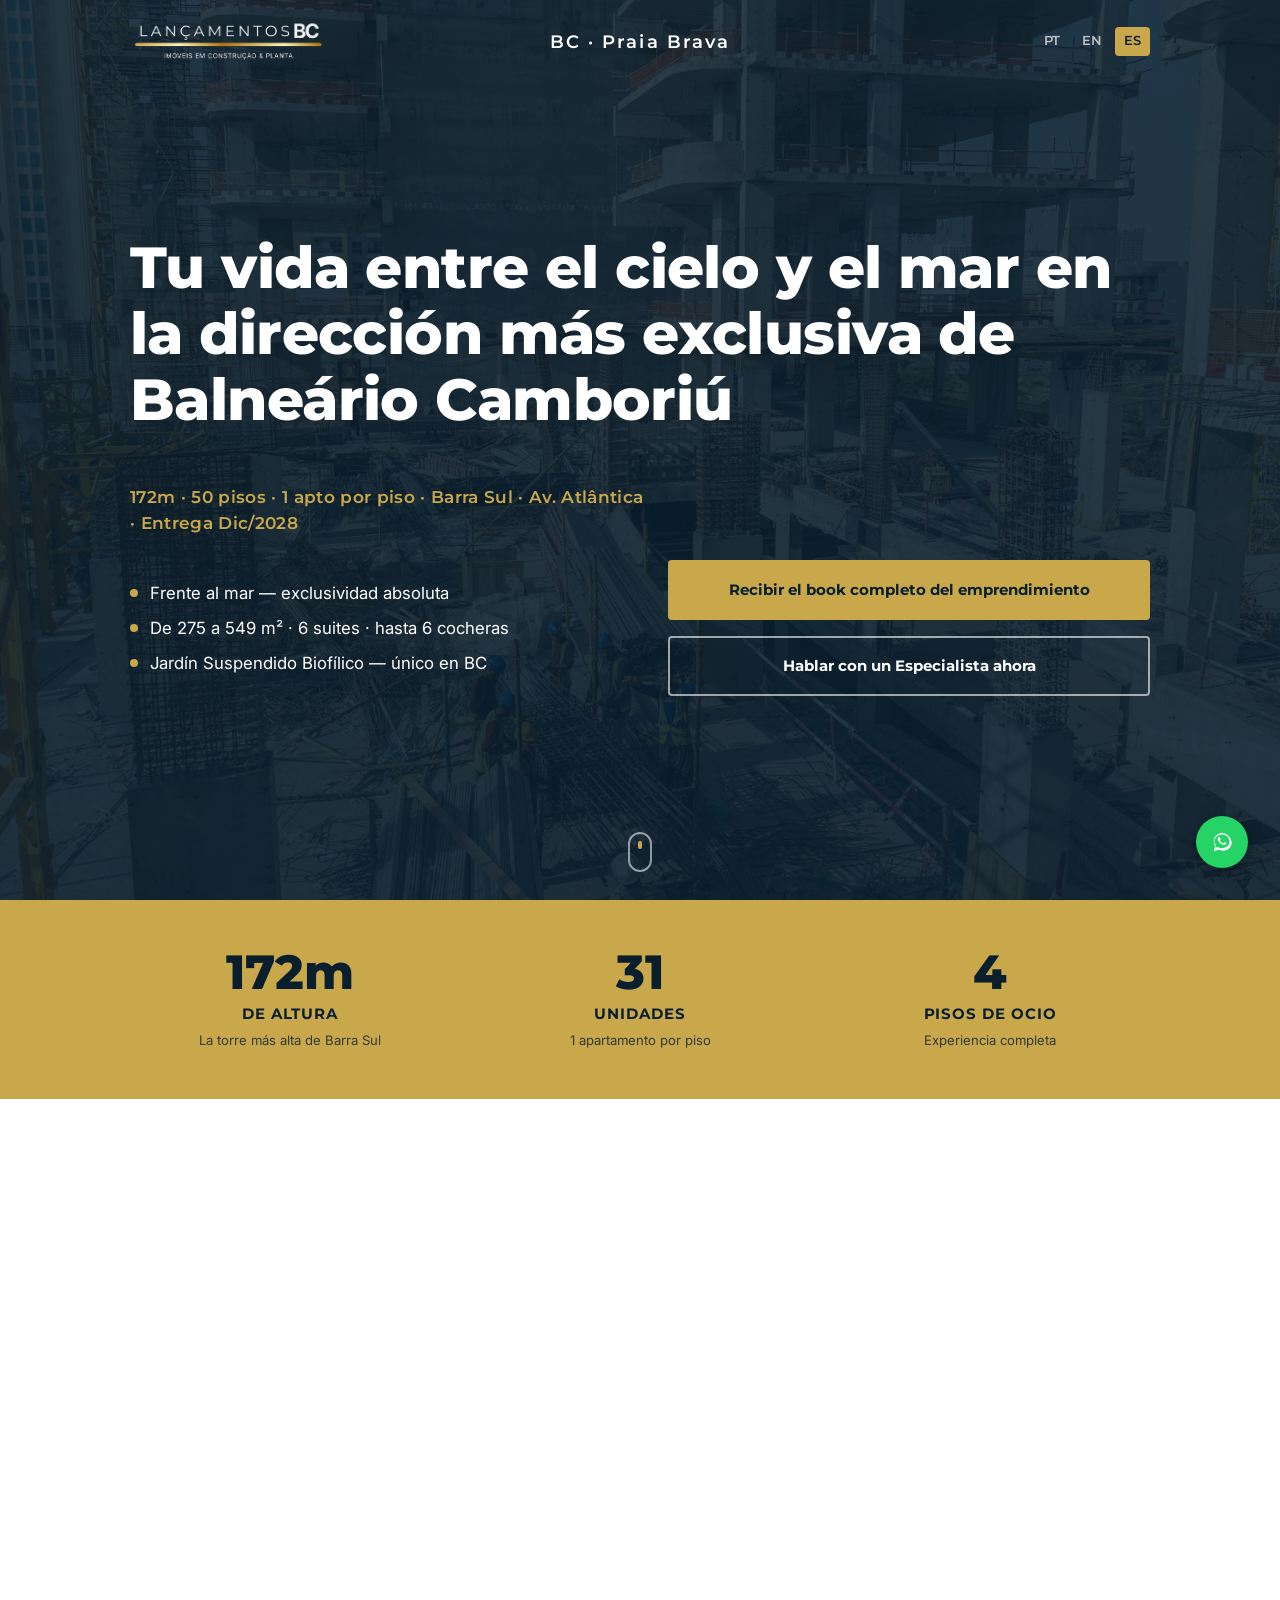
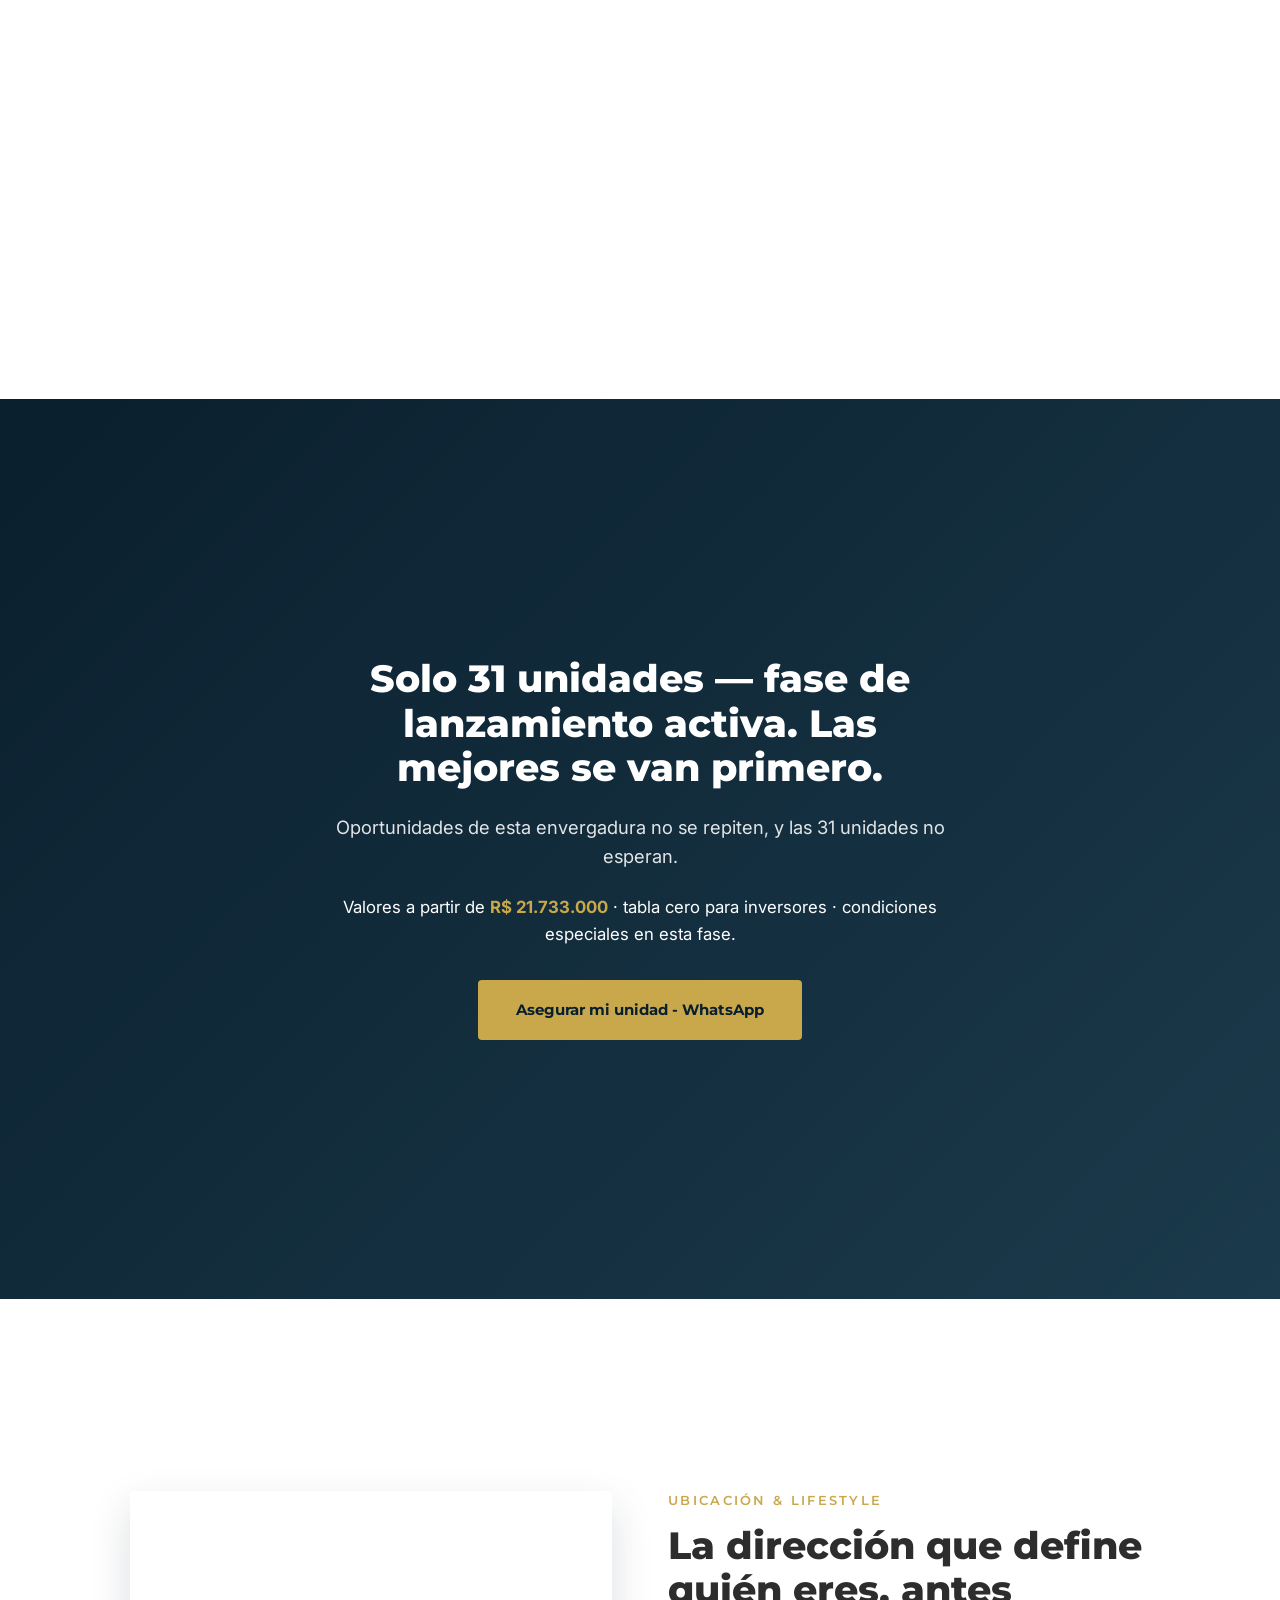
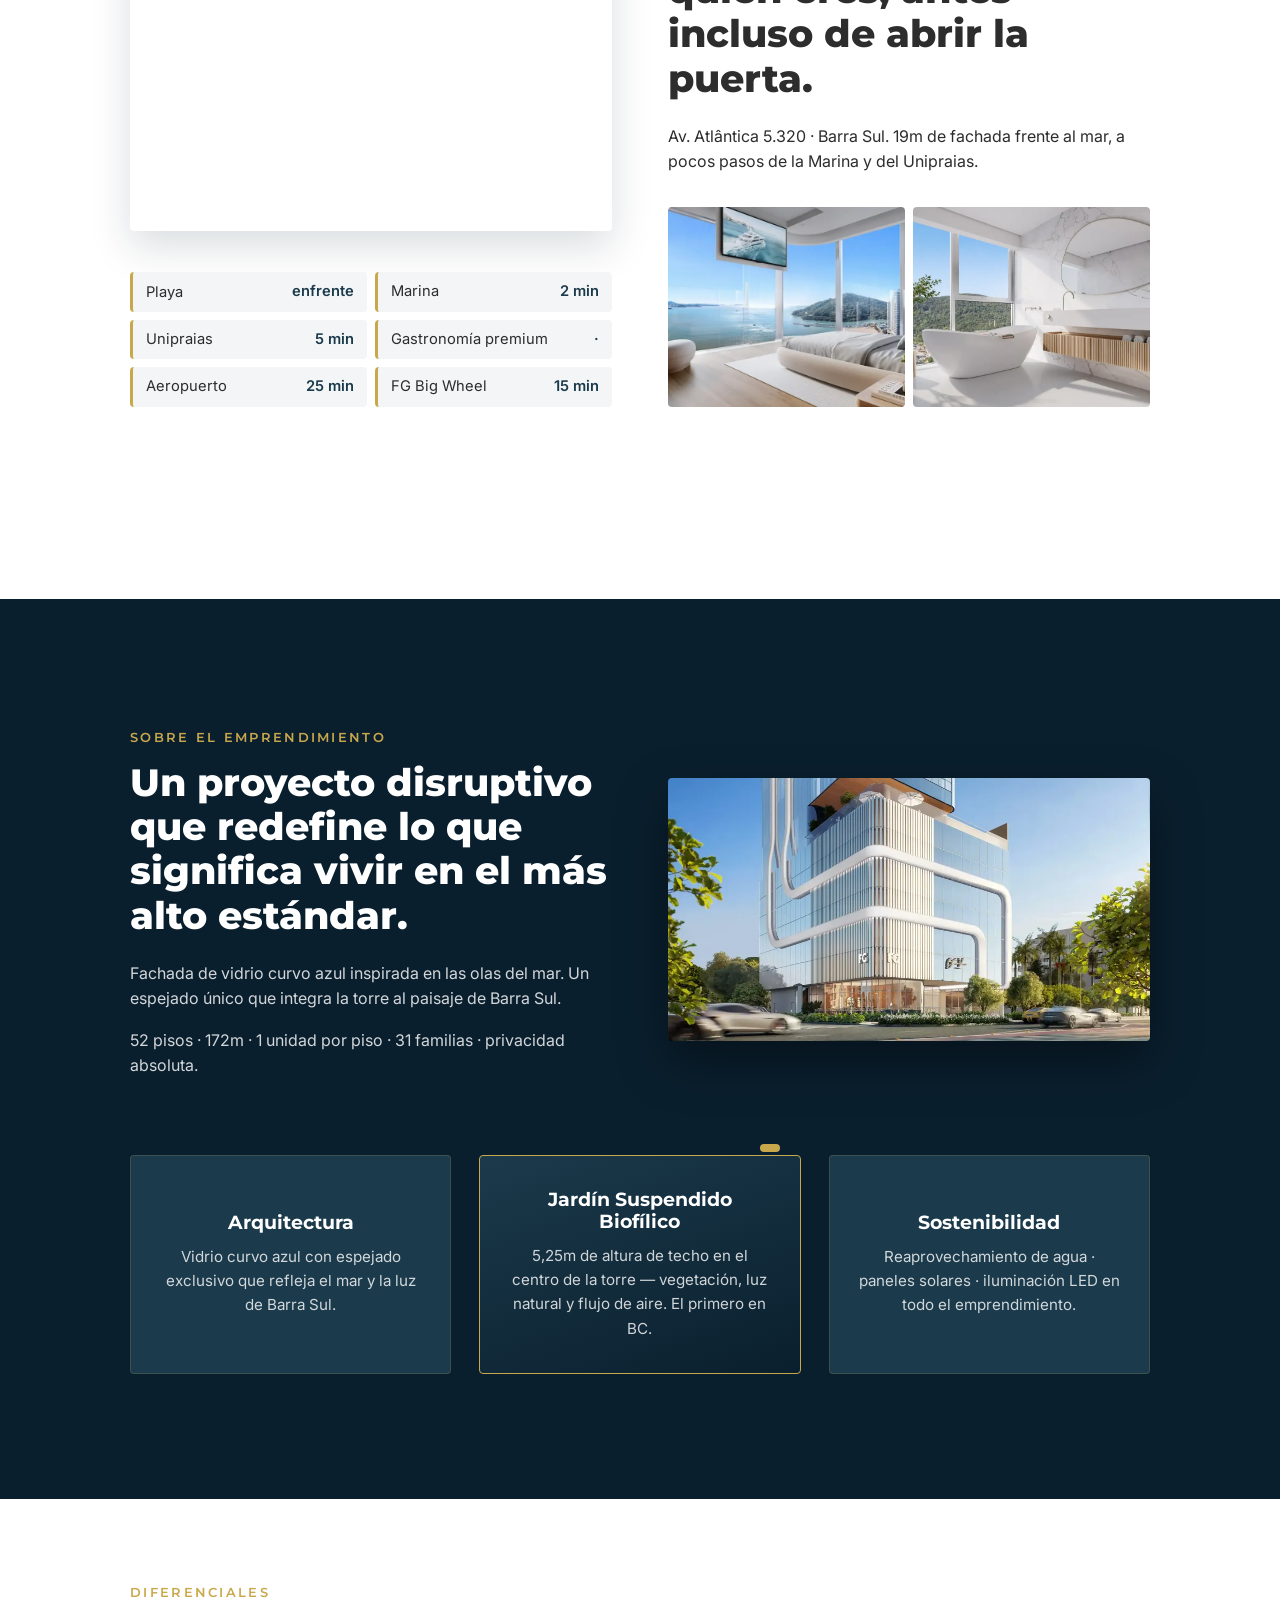
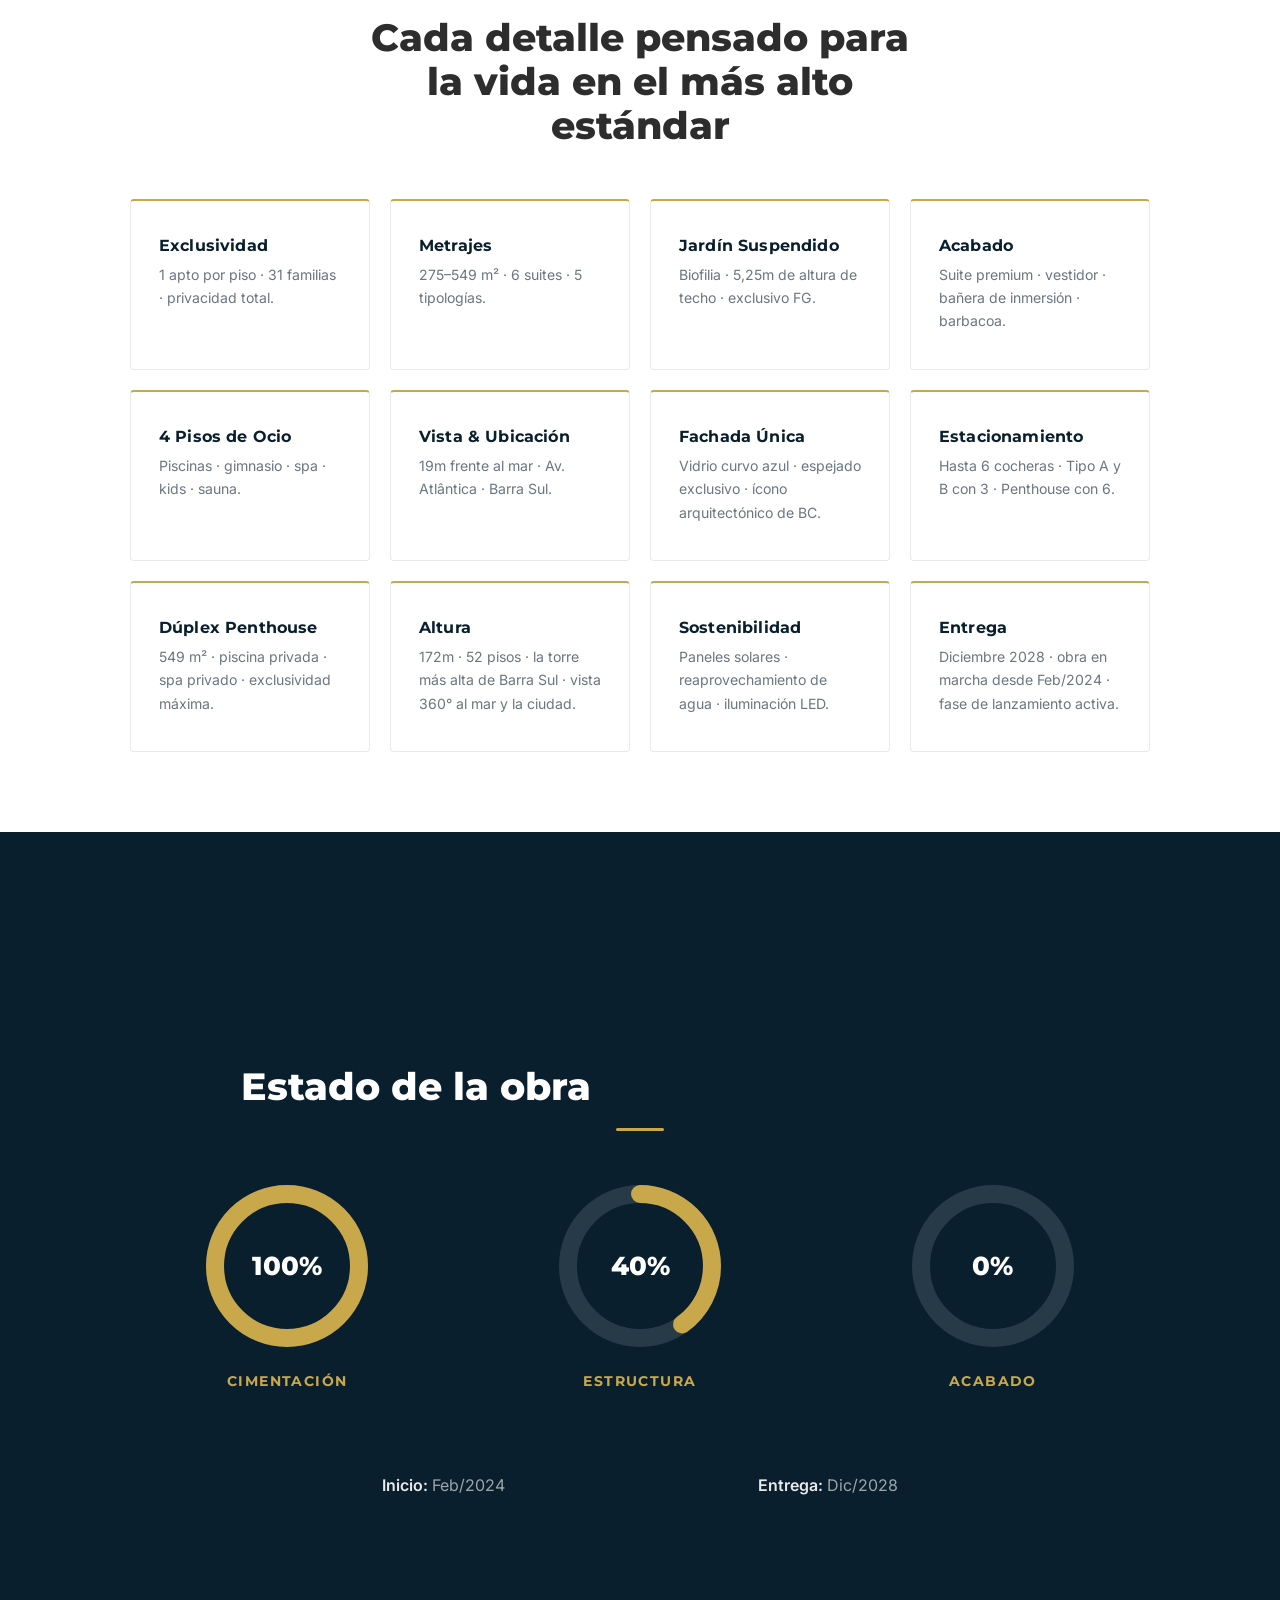
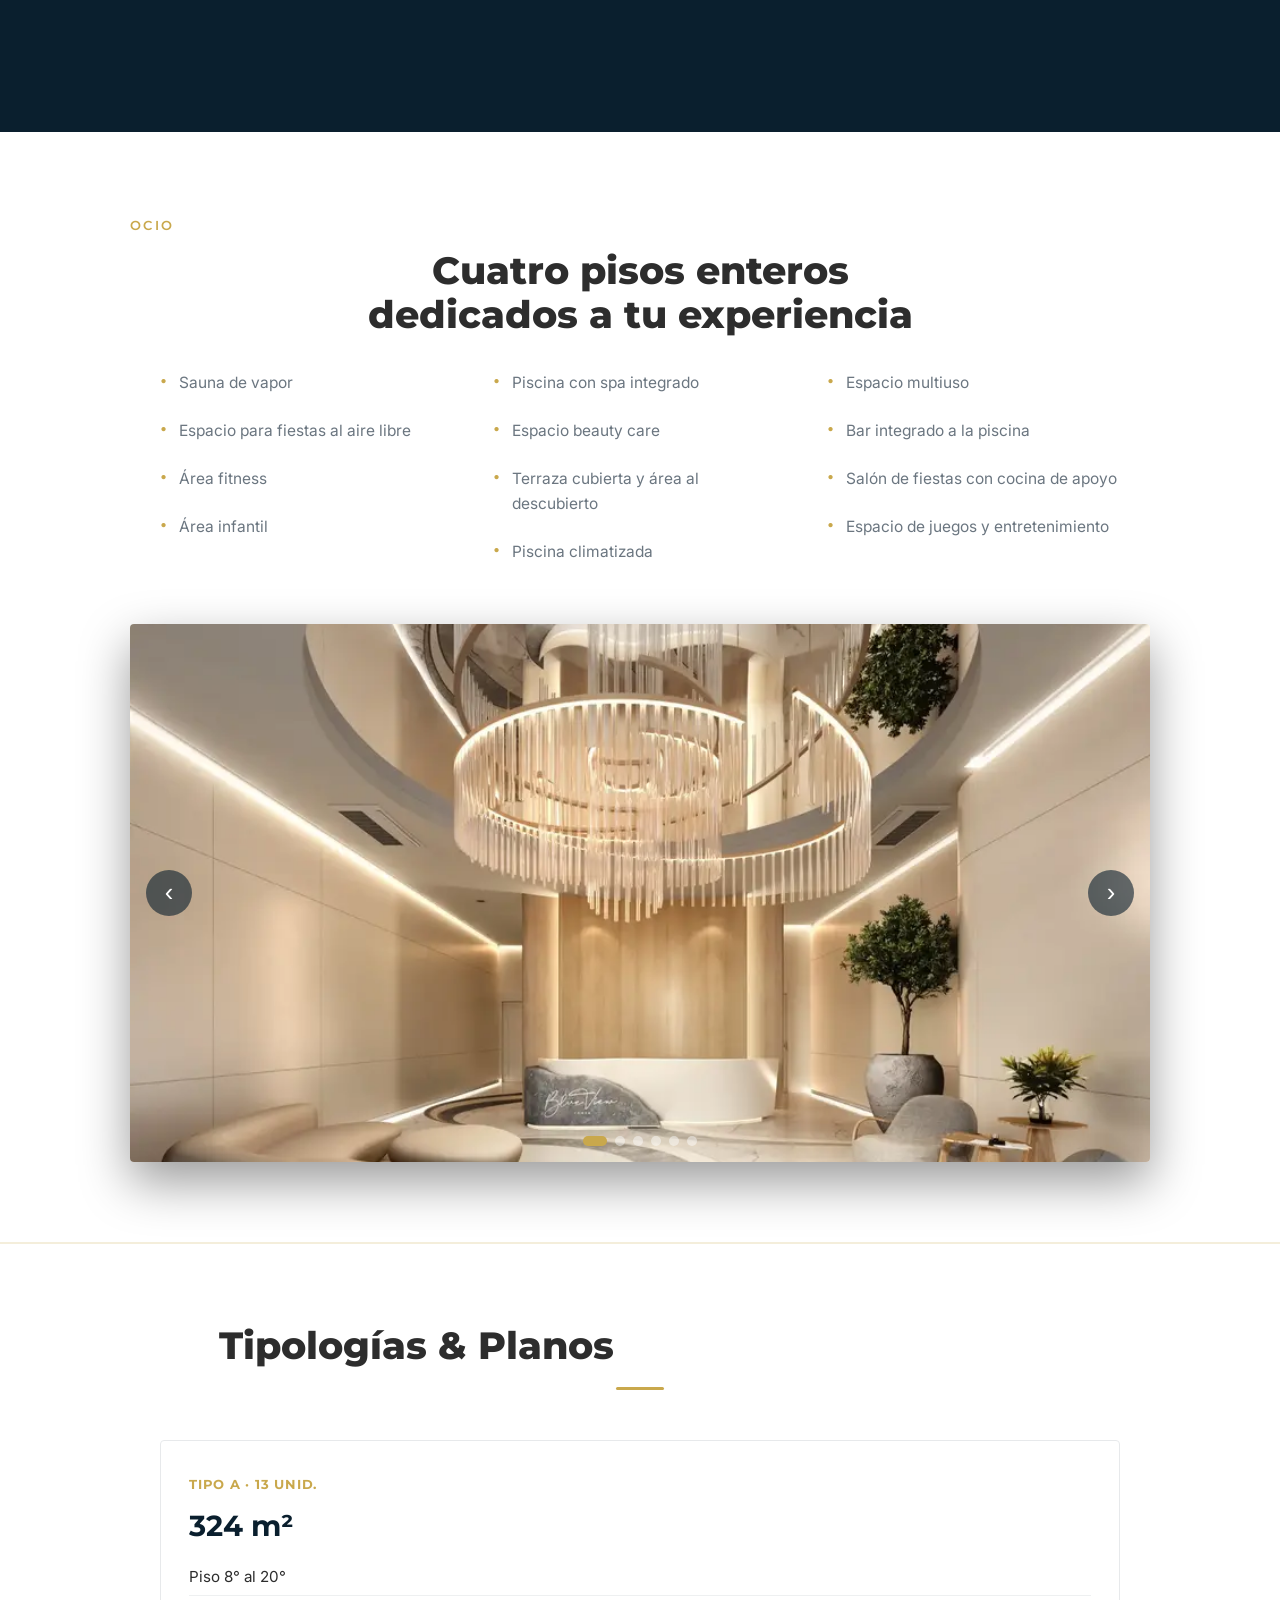
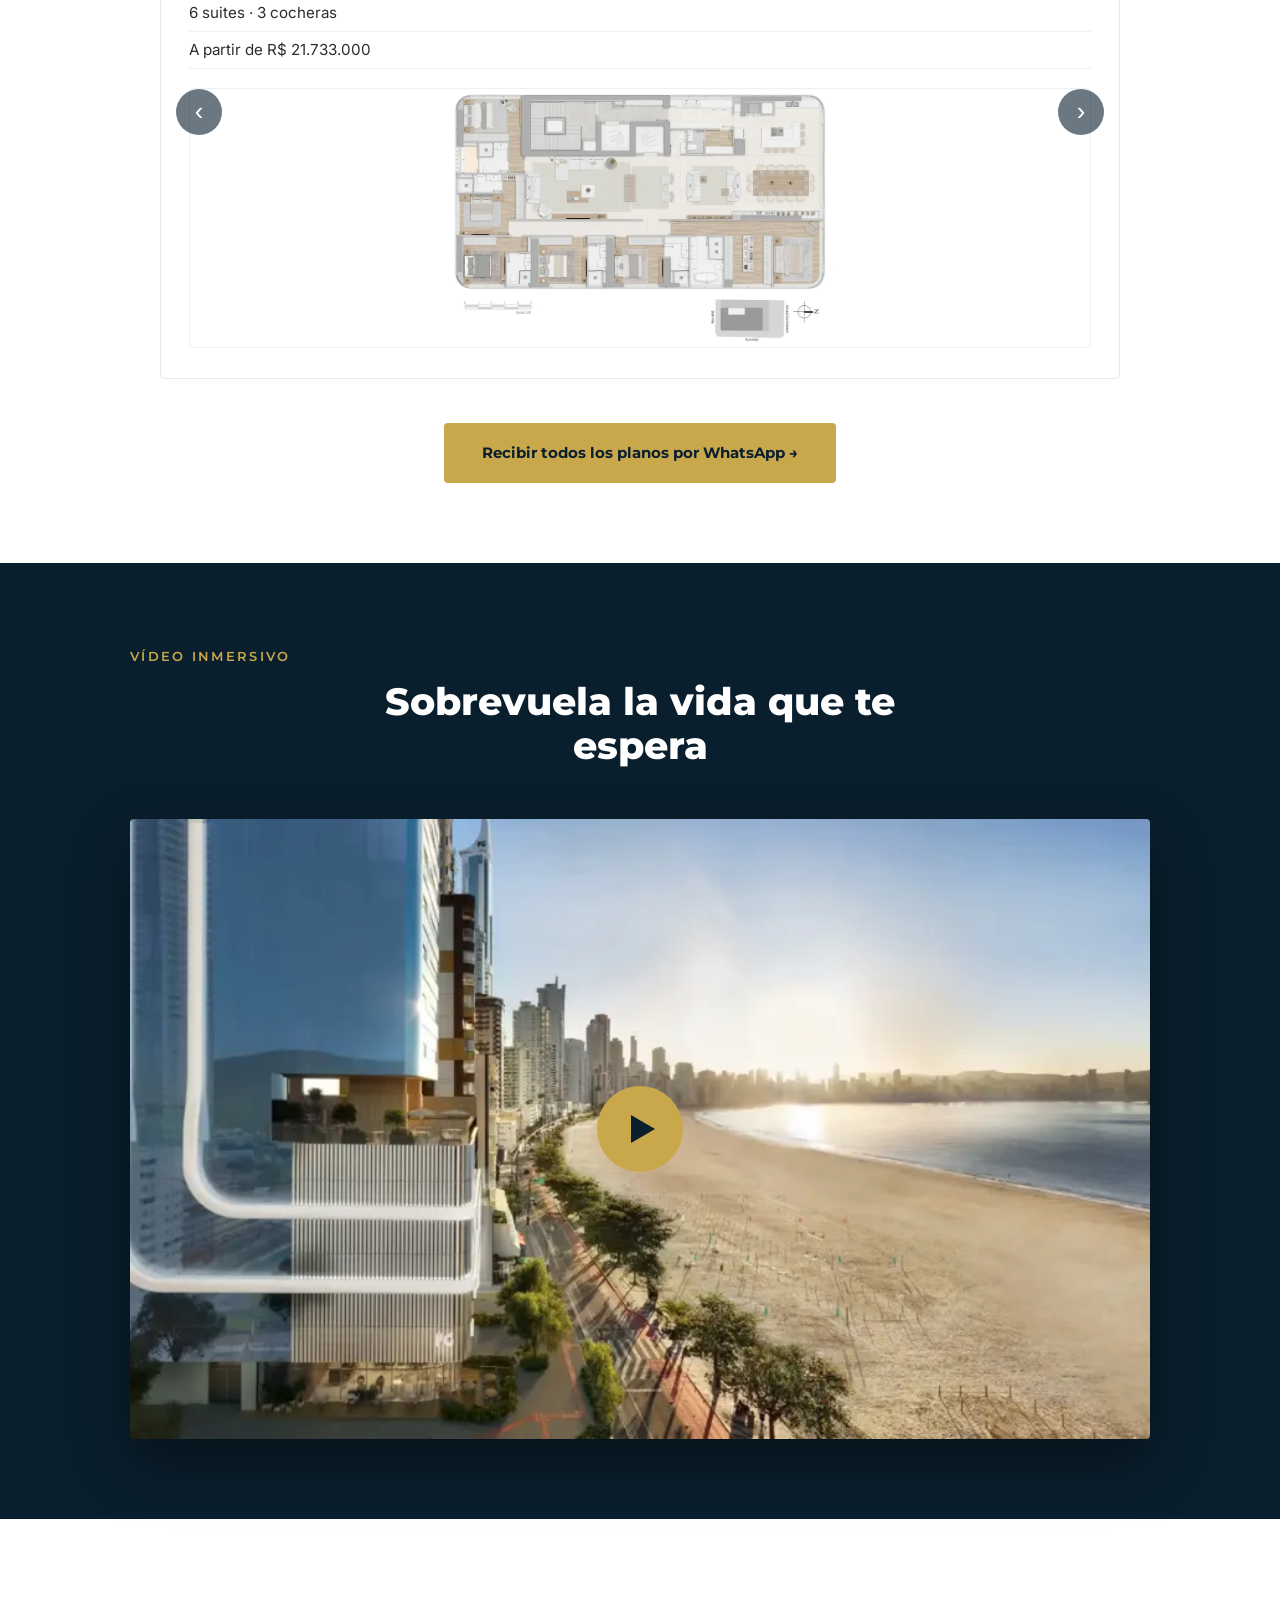
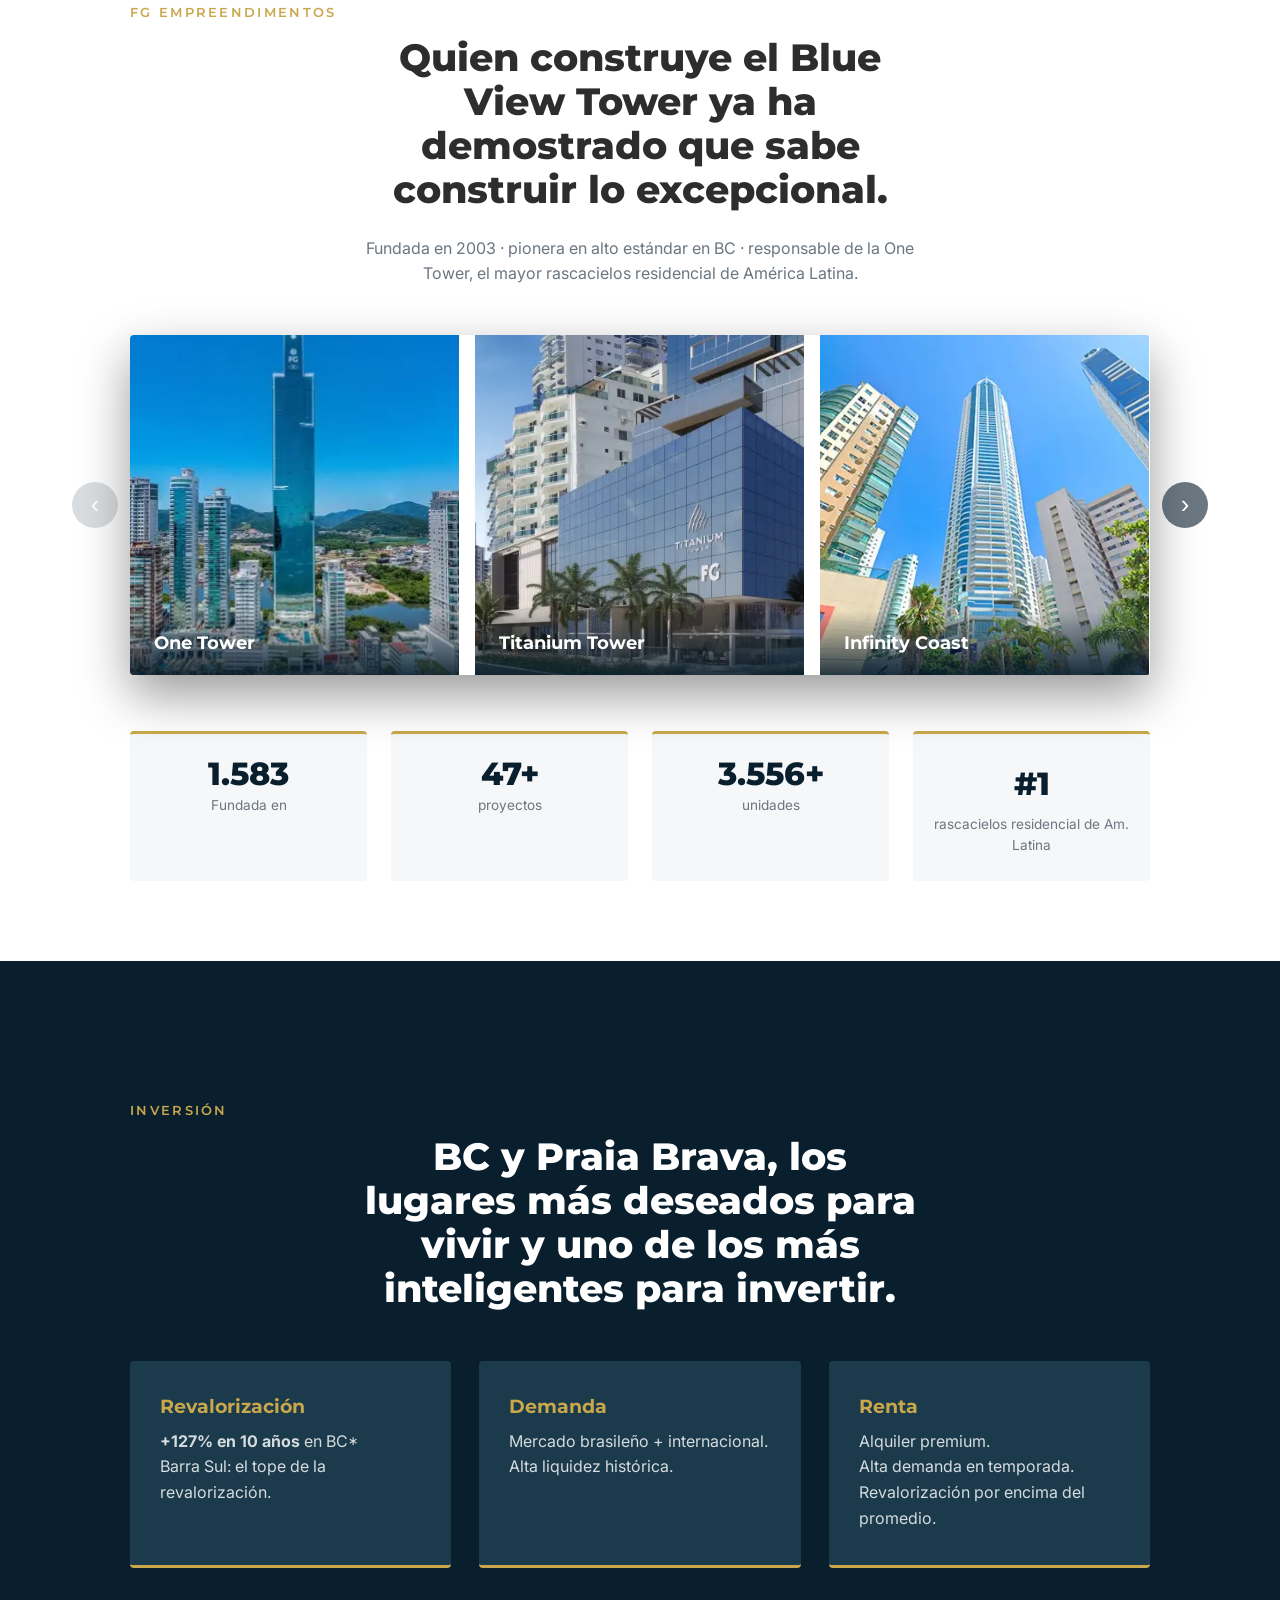
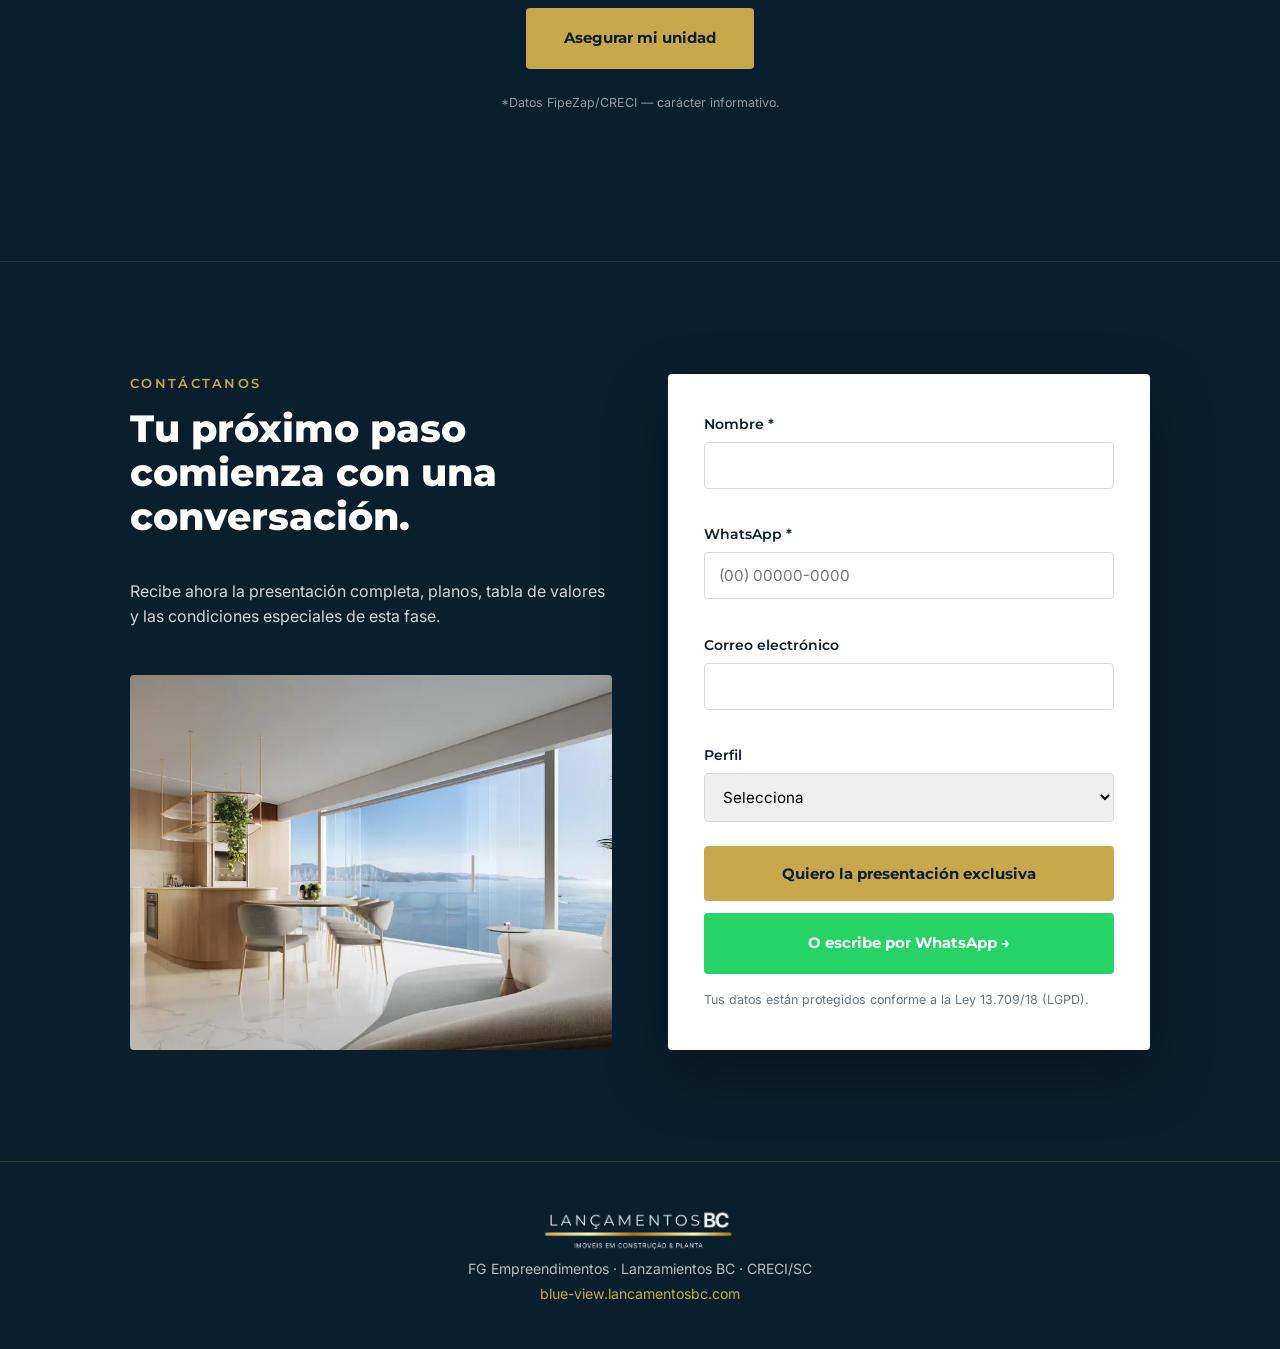
<file: es/index.html>
<!DOCTYPE html>
<html lang="es">
<head>
  <meta charset="UTF-8">
  <meta name="viewport" content="width=device-width, initial-scale=1.0">

  <!-- ALTERAR: Título que aparece na aba do navegador e no Google (versão espanhol) -->
  <title>Blue View Tower | FG | Balneário Camboriú</title>

  <!-- ALTERAR: Descrição para SEO/Google — versão em espanhol -->
  <meta name="description" content="Blue View Tower - 172m, 50 pisos, 1 apartamento por piso en Av. Atlântica, Barra Sul. Frente al mar, Jardín Suspendido Biofílico. FG Empreendimentos.">

  <link rel="preconnect" href="https://fonts.googleapis.com">
  <link rel="preconnect" href="https://fonts.gstatic.com" crossorigin>
  <link href="https://fonts.googleapis.com/css2?family=Montserrat:wght@600;700;800&family=Inter:wght@400;500;600&display=swap" rel="stylesheet">

  <!-- ALTERAR: Ícone do site (favicon) — arquivo: assets/f.avicon.png (caminho relativo: ../assets/) -->
  <link rel="icon" href="../assets/f.avicon.png">

  <meta name="robots" content="index, follow">

  <!-- ALTERAR: Imagem do hero (pré-carregada para performance) — arquivo: assets/obra.webp -->
  <link rel="preload" as="image" href="/assets/obra.webp" type="image/webp">
  <link rel="preload" as="style" href="/style.css">
  <link rel="stylesheet" href="/style.css">

  <!-- ALTERAR: ID do Google Analytics — substitua G-YF5QJES6KQ pelo ID da sua conta -->
  <!-- Para desativar o rastreamento, remova os dois blocos <script> abaixo -->
  <script async src="https://www.googletagmanager.com/gtag/js?id=G-YF5QJES6KQ"></script>
  <script>
    window.dataLayer = window.dataLayer || [];
    function gtag(){dataLayer.push(arguments);}
    gtag('js', new Date());
    gtag('config', 'G-YF5QJES6KQ');
  </script>
</head>
<body>

  <!-- ============================================================
       HEADER — Cabeçalho fixo
  ============================================================ -->
  <header class="site-header" id="siteHeader">
    <div class="container header-inner">

      <!-- ALTERAR: Logo do header — arquivo: ../assets/LOGO BRANCA S.FUNDO.webp -->
      <a href="#hero" class="brand"><img src="../assets/LOGO BRANCA S.FUNDO.webp" style="width: 200px;" loading="eager" fetchpriority="high"></a>

      <!-- ALTERAR: Texto de localização ao lado do logo -->
      <span class="header-location">BC · Praia Brava</span>

      <div class="header-right">
        <!-- Seletor de idioma — ES está ativo nesta página -->
        <!-- ALTERAR: Para adicionar um novo idioma, crie a pasta e duplique um bloco <a> abaixo -->
        <nav class="lang-switch" aria-label="Selector de idioma">
          <button class="lang-toggle" aria-expanded="false" aria-haspopup="true">
            ES
            <svg width="10" height="10" viewBox="0 0 10 10" fill="currentColor" aria-hidden="true"><path d="M1 3l4 4 4-4"/></svg>
          </button>
          <div class="lang-dropdown">
            <!-- ALTERAR: URLs das versões em outros idiomas -->
            <a href="/" class="lang">PT</a>
            <a href="/en/" class="lang">EN</a>
            <a href="#" class="lang active">ES</a>
          </div>
        </nav>
      </div>
    </div>
  </header>

  <!-- ============================================================
       SEÇÃO 01 · HERO — Banner principal com imagem de fundo
  ============================================================ -->
  <section class="hero" id="hero">

    <!-- ALTERAR: Imagem de fundo do hero — arquivo: assets/obra.webp -->
    <!-- Resolução recomendada: 1920×1080px ou maior. Formatos aceitos: .webp, .jpg -->
    <img
      src="/assets/obra.webp"
      class="hero-media"
      fetchpriority="high"
      loading="eager"
      width="1920"
      height="1080"
    />
    <div class="hero-overlay"></div>

    <div class="container hero-content">
      <!-- ALTERAR: Título principal do hero (H1) — versão espanhol -->
      <h1 class="hero-title">Tu vida entre el cielo y el mar en la dirección más exclusiva de Balneário Camboriú</h1>

      <!-- ALTERAR: Subtítulo com dados técnicos do empreendimento -->
      <p class="hero-sub">172m · 50 pisos · 1 apto por piso · Barra Sul · Av. Atlântica <br>· Entrega Dic/2028</p>

      <!-- ALTERAR: Lista de bullets do hero — para adicionar um item, duplique um <li> -->
      <ul class="hero-bullets">
        <li>Frente al mar — exclusividad absoluta</li>
        <li>De 275 a 549 m² · 6 suites · hasta 6 cocheras</li>
        <li>Jardín Suspendido Biofílico — único en BC</li>
      </ul>

      <div class="hero-cta">
        <!-- ALTERAR: Texto e destino do botão primário -->
        <a href="#contato" class="btn btn-primary">Recibir el book completo del emprendimiento</a>
        <!-- ALTERAR: Número do WhatsApp — formato: https://wa.me/[CÓDIGO DO PAÍS][DDD][NÚMERO] -->
        <a href="https://wa.me/5547991356151" class="btn btn-outline">Hablar con un Especialista ahora</a>
      </div>
    </div>

    <span class="scroll-hint" aria-hidden="true"></span>
  </section>

  <!-- ============================================================
       SEÇÃO 02 · STATS — Estatísticas animadas
  ============================================================ -->
  <section class="stats">
    <div class="container stats-grid">
      <!-- ALTERAR: data-count = valor numérico final | data-suffix = sufixo -->
      <!-- Para adicionar um novo número, duplique um bloco <div class="stat"> -->
      <div class="stat">
        <span class="stat-num" data-count="172" data-suffix="m">0</span>
        <!-- ALTERAR: Rótulo abaixo do número -->
        <span class="stat-label">De altura<br><small>La torre más alta de Barra Sul</small></span>
      </div>
      <div class="stat">
        <span class="stat-num" data-count="31">0</span>
        <span class="stat-label">Unidades<br><small>1 apartamento por piso</small></span>
      </div>
      <div class="stat">
        <span class="stat-num" data-count="4">0</span>
        <span class="stat-label">Pisos de ocio<br><small>Experiencia completa</small></span>
      </div>
    </div>
  </section>

  <!-- ============================================================
       SEÇÃO GALERÍA — Carrossel de imagens do empreendimento
  ============================================================ -->
  <section class="gallery section" id="galeria">
    <div class="container">
      <div class="section-header center">
        <!-- ALTERAR: Título da seção de galeria -->
        <h2 class="section-title center">Galería del Proyecto</h2>
      </div>
      <div class="carousel gallery-carousel" id="galleryCarousel">
        <div class="carousel-track">
          <!-- GALERIA: Cada <img> abaixo é um slide do carrossel -->
          <!-- Para ADICIONAR uma foto: copie uma linha <img> e troque o src e o alt -->
          <!-- Para REMOVER uma foto: apague a linha <img> correspondente -->
          <!-- Para REORDENAR: mova as linhas na ordem desejada -->
          <!-- Pasta das imagens: ../assets/imagens/ -->

          <!-- ALTERAR: Foto 1 — ../assets/imagens/23_113_35_EMBASAMENTO_NOTURNO_FINAL.webp -->
          <img src="../assets/imagens/23_113_35_EMBASAMENTO_NOTURNO_FINAL.webp" alt="Base Nocturna" loading="lazy" decoding="async">
          <!-- ALTERAR: Foto 2 — ../assets/imagens/23_113_34_FACHADA_DIURNA_INSERCAO_FINAL_V2.webp -->
          <img src="../assets/imagens/23_113_34_FACHADA_DIURNA_INSERCAO_FINAL_V2.webp" alt="Fachada Diurna" loading="lazy" decoding="async">
          <!-- ALTERAR: Foto 3 — ../assets/imagens/23_113_04_EMBASAMENTO_ESQUINA_FINAL (1).webp -->
          <img src="../assets/imagens/23_113_04_EMBASAMENTO_ESQUINA_FINAL%20(1).webp" alt="Base Esquina" loading="lazy" decoding="async">
          <!-- ALTERAR: Foto 4 — ../assets/imagens/23_113_05_FOTOMONTAGEM_FINAL.webp -->
          <img src="../assets/imagens/23_113_05_FOTOMONTAGEM_FINAL.webp" alt="Fotomontaje" loading="lazy" decoding="async">
          <!-- ALTERAR: Foto 5 — ../assets/imagens/23_113_23_HALL_ENTRADA_TERREO_FINAL.webp -->
          <img src="../assets/imagens/23_113_23_HALL_ENTRADA_TERREO_FINAL.webp" alt="Lobby" loading="lazy" decoding="async">
          <!-- ALTERAR: Foto 6 — ../assets/imagens/23_113_15_PISCINA_COBERTA_FINAL.webp -->
          <img src="../assets/imagens/23_113_15_PISCINA_COBERTA_FINAL.webp" alt="Piscina Cubierta" loading="lazy" decoding="async">
          <!-- ALTERAR: Foto 7 — ../assets/imagens/23_113_11_FESTAS_FINAL.webp -->
          <img src="../assets/imagens/23_113_11_FESTAS_FINAL.webp" alt="Salón de Fiestas" loading="lazy" decoding="async">
          <!-- ALTERAR: Foto 8 — ../assets/imagens/23_113_16_ACADEMIA_FINAL.webp -->
          <img src="../assets/imagens/23_113_16_ACADEMIA_FINAL.webp" alt="Gimnasio" loading="lazy" decoding="async">
          <!-- ALTERAR: Foto 9 — ../assets/imagens/23_113_21_JOGOS_R00.webp -->
          <img src="../assets/imagens/23_113_21_JOGOS_R00.webp" alt="Sala de Juegos" loading="lazy" decoding="async">
          <!-- ALTERAR: Foto 10 — ../assets/imagens/23_113_32_FACHADA_ADICIONAL_FINAL.webp -->
          <img src="../assets/imagens/23_113_32_FACHADA_ADICIONAL_FINAL.webp" alt="Fachada Adicional" loading="lazy" decoding="async">
          <!-- ALTERAR: Foto 11 — ../assets/imagens/23_113_01_FACHADA_FINAL (1).webp -->
          <img src="../assets/imagens/23_113_01_FACHADA_FINAL%20(1).webp" alt="Fachada" loading="lazy" decoding="async">
          <!-- ALTERAR: Foto 12 — ../assets/imagens/23_113_03_FACHADA_NOTURNA_FINAL.webp -->
          <img src="../assets/imagens/23_113_03_FACHADA_NOTURNA_FINAL.webp" alt="Fachada Nocturna" loading="lazy" decoding="async">
        </div>
        <button class="carousel-btn prev" aria-label="Anterior">&#8249;</button>
        <button class="carousel-btn next" aria-label="Siguiente">&#8250;</button>
        <div class="carousel-dots" aria-hidden="true"></div>
      </div>
    </div>
  </section>

  <!-- ============================================================
       SEÇÃO 03 · URGENCIA — Bloco de escassez / preço
  ============================================================ -->
  <section class="urgency section">
    <div class="container urgency-inner">
      <!-- ALTERAR: Título, texto e preço da seção de urgência -->
      <h2 class="section-title">Solo 31 unidades — fase de lanzamiento activa. Las mejores se van primero.</h2>
      <p class="urgency-lead">Oportunidades de esta envergadura no se repiten, y las 31 unidades no esperan.</p>
      <!-- ALTERAR: Preço inicial — substitua R$ 21.733.000 pelo valor atual -->
      <p class="urgency-values">Valores a partir de <strong>R$ 21.733.000</strong> · tabla cero para inversores · condiciones especiales en esta fase.</p>
      <!-- ALTERAR: Número do WhatsApp no botão de urgência -->
      <a href="https://wa.me/5547991356151" class="btn btn-primary page-cta-anchor">Asegurar mi unidad - WhatsApp</a>
    </div>
  </section>

  <!-- ============================================================
       SEÇÃO 04 · UBICACIÓN & LIFESTYLE — Mapa + imagens
  ============================================================ -->
  <section class="location section" id="localizacao">
    <div class="container split">
      <div class="split-media">
        <!-- ALTERAR: URL do mapa incorporado do Google Maps -->
        <!-- Para trocar: vá ao Google Maps > Compartilhar > Incorporar mapa e copie a URL do src -->
        <iframe
          class="map"
          src="https://www.google.com/maps?q=Av.+Atlantica,+Barra+Sul,+Balneario+Camboriu+SC&output=embed"
          loading="lazy"
          referrerpolicy="no-referrer-when-downgrade"
          title="Ubicación Blue View Tower"></iframe>

        <!-- ALTERAR: Lista de pontos de referência próximos -->
        <!-- Para ADICIONAR: duplique um <li> | Para REMOVER: apague o <li> -->
        <ul class="map-points">
          <li>Playa <span>enfrente</span></li>
          <li>Marina <span>2 min</span></li>
          <li>Unipraias <span>5 min</span></li>
          <li>Gastronomía premium <span>·</span></li>
          <li>Aeropuerto <span>25 min</span></li>
          <li>FG Big Wheel <span>15 min</span></li>
        </ul>
      </div>

      <div class="split-text">
        <!-- ALTERAR: Eyebrow e título da seção de localização -->
        <span class="eyebrow">Ubicación & Lifestyle</span>
        <h2 class="section-title">La dirección que define quién eres, antes incluso de abrir la puerta.</h2>
        <!-- ALTERAR: Texto descritivo do endereço -->
        <p>Av. Atlântica 5.320 · Barra Sul. 19m de fachada frente al mar, a pocos pasos de la Marina y del Unipraias.</p>

        <div class="lifestyle-grid">
          <!-- ALTERAR: Foto de lifestyle 1 — ../assets/23_113_25_SUITE_MASTER_TIPO_R01.webp -->
          <img src="../assets/23_113_25_SUITE_MASTER_TIPO_R01.webp" loading="lazy" alt="Suite master">
          <!-- ALTERAR: Foto de lifestyle 2 — ../assets/23_113_26_BANHEIRO_MASTER_TIPO_FINAL (1).webp -->
          <img src="../assets/23_113_26_BANHEIRO_MASTER_TIPO_FINAL (1).webp" loading="lazy" alt="Baño master">
        </div>
      </div>
    </div>
  </section>

  <!-- ============================================================
       SEÇÃO 05 · SOBRE EL EMPRENDIMIENTO — Render + cards
  ============================================================ -->
  <section class="about section section-dark" id="sobre">
    <div class="container split reverse">
      <div class="split-media">
        <!-- ALTERAR: Imagem render da fachada — ../assets/23_113_04_EMBASAMENTO_ESQUINA_FINAL (1).webp -->
        <img class="about-render" src="../assets/23_113_04_EMBASAMENTO_ESQUINA_FINAL (1).webp" alt="Render de la fachada de vidrio curvo" loading="lazy">
      </div>
      <div class="split-text">
        <!-- ALTERAR: Eyebrow, título e parágrafos da seção "Sobre" -->
        <span class="eyebrow">Sobre el emprendimiento</span>
        <h2 class="section-title">Un proyecto disruptivo que redefine lo que significa vivir en el más alto estándar.</h2>
        <p>Fachada de vidrio curvo azul inspirada en las olas del mar. Un espejado único que integra la torre al paisaje de Barra Sul.</p>
        <p>52 pisos · 172m · 1 unidad por piso · 31 familias · privacidad absoluta.</p>
      </div>
    </div>

    <!-- Cards de destaque — Para ADICIONAR: duplique um <article class="info-card"> -->
    <!-- Para REMOVER: apague o <article> correspondente -->
    <div class="container about-cards">
      <article class="info-card">
        <!-- ALTERAR: Título e texto do card "Arquitectura" -->
        <h3>Arquitectura</h3>
        <p>Vidrio curvo azul con espejado exclusivo que refleja el mar y la luz de Barra Sul.</p>
      </article>
      <article class="info-card highlight">
        <span class="wow"></span>
        <!-- ALTERAR: Título e texto do card destaque "Jardín Suspendido Biofílico" -->
        <h3>Jardín Suspendido Biofílico</h3>
        <p>5,25m de altura de techo en el centro de la torre — vegetación, luz natural y flujo de aire. El primero en BC.</p>
      </article>
      <article class="info-card">
        <!-- ALTERAR: Título e texto do card "Sostenibilidad" -->
        <h3>Sostenibilidad</h3>
        <p>Reaprovechamiento de agua · paneles solares · iluminación LED en todo el emprendimiento.</p>
      </article>
    </div>
  </section>

  <!-- ============================================================
       SEÇÃO 06 · DIFERENCIALES — Grid de cards de características
  ============================================================ -->
  <section class="features section" id="diferenciais">
    <div class="container">
      <!-- ALTERAR: Eyebrow e título da seção de diferenciais -->
      <span class="eyebrow center">Diferenciales</span>
      <h2 class="section-title center">Cada detalle pensado para la vida en el más alto estándar</h2>

      <!-- Para ADICIONAR um diferencial: duplique um <article class="feature-card"> -->
      <!-- Para REMOVER: apague o <article> correspondente -->
      <div class="feature-grid">
        <article class="feature-card">
          <h3>Exclusividad</h3>
          <p>1 apto por piso · 31 familias · privacidad total.</p>
        </article>
        <article class="feature-card">
          <h3>Metrajes</h3>
          <p>275–549 m² · 6 suites · 5 tipologías.</p>
        </article>
        <article class="feature-card">
          <h3>Jardín Suspendido</h3>
          <p>Biofilia · 5,25m de altura de techo · exclusivo FG.</p>
        </article>
        <article class="feature-card">
          <h3>Acabado</h3>
          <p>Suite premium · vestidor · bañera de inmersión · barbacoa.</p>
        </article>
        <article class="feature-card">
          <h3>4 Pisos de Ocio</h3>
          <p>Piscinas · gimnasio · spa · kids · sauna.</p>
        </article>
        <article class="feature-card">
          <h3>Vista & Ubicación</h3>
          <p>19m frente al mar · Av. Atlântica · Barra Sul.</p>
        </article>
        <article class="feature-card">
          <h3>Fachada Única</h3>
          <p>Vidrio curvo azul · espejado exclusivo · ícono arquitectónico de BC.</p>
        </article>
        <article class="feature-card">
          <h3>Estacionamiento</h3>
          <p>Hasta 6 cocheras · Tipo A y B con 3 · Penthouse con 6.</p>
        </article>
        <article class="feature-card">
          <h3>Dúplex Penthouse</h3>
          <p>549 m² · piscina privada · spa privado · exclusividad máxima.</p>
        </article>
        <article class="feature-card">
          <h3>Altura</h3>
          <p>172m · 52 pisos · la torre más alta de Barra Sul · vista 360° al mar y la ciudad.</p>
        </article>
        <article class="feature-card">
          <h3>Sostenibilidad</h3>
          <p>Paneles solares · reaprovechamiento de agua · iluminación LED.</p>
        </article>
        <article class="feature-card">
          <!-- ALTERAR: Data de entrega -->
          <h3>Entrega</h3>
          <p>Diciembre 2028 · obra en marcha desde Feb/2024 · fase de lanzamiento activa.</p>
        </article>
      </div>
    </div>
  </section>

  <!-- ============================================================
       SEÇÃO 07 · ESTADO DE LA OBRA — Gráficos de progresso (donut)
  ============================================================ -->
  <section class="status section section-dark" id="status">
    <div class="container">
      <div class="section-header center">
        <!-- ALTERAR: Título da seção de status -->
        <h2 class="section-title">Estado de la obra</h2>
      </div>
      <!-- Para ADICIONAR uma etapa: duplique um bloco <div class="progress-item"> -->
      <!-- Para REMOVER: apague o bloco correspondente -->
      <div class="progress-grid">
        <div class="progress-item">
          <div class="donut-wrap">
            <svg viewBox="0 0 100 100" class="donut">
              <circle class="donut-bg" cx="50" cy="50" r="40"/>
              <!-- ALTERAR: data-pct = percentual de conclusão (0 a 100) -->
              <circle class="donut-fill" cx="50" cy="50" r="40" data-pct="100"/>
            </svg>
            <span class="donut-pct">100%</span>
          </div>
          <span class="progress-label">Cimentación</span>
        </div>
        <div class="progress-item">
          <div class="donut-wrap">
            <svg viewBox="0 0 100 100" class="donut">
              <circle class="donut-bg" cx="50" cy="50" r="40"/>
              <!-- ALTERAR: Percentual da Estrutura -->
              <circle class="donut-fill" cx="50" cy="50" r="40" data-pct="40"/>
            </svg>
            <span class="donut-pct">40%</span>
          </div>
          <span class="progress-label">Estructura</span>
        </div>
        <div class="progress-item">
          <div class="donut-wrap">
            <svg viewBox="0 0 100 100" class="donut">
              <circle class="donut-bg" cx="50" cy="50" r="40"/>
              <!-- ALTERAR: Percentual do Acabamento -->
              <circle class="donut-fill" cx="50" cy="50" r="40" data-pct="0"/>
            </svg>
            <span class="donut-pct">0%</span>
          </div>
          <span class="progress-label">Acabado</span>
        </div>
      </div>
      <!-- ALTERAR: Datas de início e entrega da obra -->
      <div class="progress-dates-global">
        <span><em>Inicio:</em> Feb/2024</span>
        <span><em>Entrega:</em> Dic/2028</span>
      </div>
    </div>
  </section>

  <!-- ============================================================
       SEÇÃO 08 · OCIO — Lista de itens + carrossel de fotos
  ============================================================ -->
  <section class="lazer section" id="lazer">
    <div class="container">
      <!-- ALTERAR: Eyebrow e título da seção de lazer -->
      <span class="eyebrow center">Ocio</span>
      <h2 class="section-title center">Cuatro pisos enteros dedicados a tu experiencia</h2>

      <!-- ALTERAR: Lista de itens de lazer -->
      <!-- Para ADICIONAR: duplique um <li> | Para REMOVER: apague o <li> -->
      <ul class="lazer-list">
        <li>Sauna de vapor</li>
        <li>Espacio para fiestas al aire libre</li>
        <li>Área fitness</li>
        <li>Área infantil</li>
        <li>Piscina con spa integrado</li>
        <li>Espacio beauty care</li>
        <li>Terraza cubierta y área al descubierto</li>
        <li>Piscina climatizada</li>
        <li>Espacio multiuso</li>
        <li>Bar integrado a la piscina</li>
        <li>Salón de fiestas con cocina de apoyo</li>
        <li>Espacio de juegos y entretenimiento</li>
      </ul>

      <!-- Carrossel de lazer — Para ADICIONAR: duplique uma linha <img> e troque src/alt -->
      <!-- Para REMOVER: apague a linha <img> correspondente -->
      <div class="carousel" id="lazerCarousel">
        <div class="carousel-track">
          <!-- ALTERAR: Foto de lazer 1 — ../assets/23_113_23_HALL_ENTRADA_TERREO_FINAL.webp -->
          <img src="../assets/23_113_23_HALL_ENTRADA_TERREO_FINAL.webp" loading="lazy" alt="Lobby - Planta Baja">
          <!-- ALTERAR: Foto de lazer 2 — ../assets/23_113_16_ACADEMIA_FINAL.webp -->
          <img src="../assets/23_113_16_ACADEMIA_FINAL.webp" loading="lazy" alt="Gimnasio">
          <!-- ALTERAR: Foto de lazer 3 — ../assets/23_113_21_JOGOS_R00.webp -->
          <img src="../assets/23_113_21_JOGOS_R00.webp" loading="lazy" alt="Sala de Juegos">
          <!-- ALTERAR: Foto de lazer 4 — ../assets/23_113_15_PISCINA_COBERTA_FINAL.webp -->
          <img src="../assets/23_113_15_PISCINA_COBERTA_FINAL.webp" loading="lazy" alt="Piscina exterior">
          <!-- ALTERAR: Foto de lazer 5 — ../assets/23_113_11_FESTAS_FINAL.webp -->
          <img src="../assets/23_113_11_FESTAS_FINAL.webp" loading="lazy" alt="Salón de fiestas">
          <!-- ALTERAR: Foto de lazer 6 — ../assets/23_113_26_BANHEIRO_MASTER_TIPO_FINAL (1).webp -->
          <img src="../assets/23_113_26_BANHEIRO_MASTER_TIPO_FINAL (1).webp" loading="lazy" alt="Baño Master">
        </div>
        <button class="carousel-btn prev" aria-label="Anterior">&#8249;</button>
        <button class="carousel-btn next" aria-label="Siguiente">&#8250;</button>
        <div class="carousel-dots" aria-hidden="true"></div>
      </div>
    </div>
  </section>

  <!-- ============================================================
       SEÇÃO 09 · TIPOLOGÍAS & PLANOS — Cards de planta baixa
  ============================================================ -->
  <section class="typologies section" id="plantas">
    <div class="container">
      <div class="section-header center">
        <!-- ALTERAR: Título da seção de plantas -->
        <h2 class="section-title">Tipologías & Planos</h2>
      </div>
      <!-- Para ADICIONAR uma tipologia: duplique um <article class="typo-card"> -->
      <!-- Para REMOVER: apague o <article> correspondente -->
      <div class="typo-carousel">
        <div class="typo-track typo-grid">

          <!-- TIPOLOGIA A — card aberto (planta visível) -->
          <article class="typo-card open">
            <!-- ALTERAR: Rótulo, área, pisos, suítes, vagas e preço do Tipo A -->
            <span class="typo-tag">Tipo A · 13 unid.</span>
            <h3>324 m²</h3>
            <ul>
              <li>Piso 8° al 20°</li>
              <li>6 suites · 3 cocheras</li>
              <li>A partir de R$ 21.733.000</li>
            </ul>
            <!-- ALTERAR: Imagem da planta Tipo A — ../assets/PB_TIPO_A_OPCAO_02.webp -->
            <img src="../assets/PB_TIPO_A_OPCAO_02.webp" alt="Plano Tipo A" class="plant-preview" loading="lazy">
          </article>

          <!-- TIPOLOGIA B — card aberto (planta visível) -->
          <article class="typo-card open">
            <!-- ALTERAR: Dados do Tipo B -->
            <span class="typo-tag">Tipo B · 14 unid.</span>
            <h3>275 m²<small>frente al mar</small></h3>
            <ul>
              <li>Piso 23° al 37°</li>
              <li>6 suites · 3 cocheras</li>
            </ul>
            <!-- ALTERAR: Imagem da planta Tipo B — ../assets/PB_TIPO_B_OPCAO_01.webp -->
            <img src="../assets/PB_TIPO_B_OPCAO_01.webp" alt="Plano Tipo B" class="plant-preview" loading="lazy">
          </article>

          <!-- TIPOLOGIA DUPLEX — card bloqueado (planta via WhatsApp) -->
          <article class="typo-card locked">
            <!-- ALTERAR: Dados do Duplex Penthouse -->
            <span class="typo-tag">Dúplex · Penthouse</span>
            <h3>549 m²<small>piscina privada</small></h3>
            <ul>
              <li>Spa privado</li>
              <li>Exclusividad máxima</li>
            </ul>
            <!-- ALTERAR: Número do WhatsApp para acesso à planta do Duplex -->
            <a href="https://wa.me/5547991356151" class="lock-overlay" aria-label="Ver plano por WhatsApp">
              <span class="lock-icon" aria-hidden="true"></span>
              <p>Acceder al plano por WhatsApp</p>
            </a>
          </article>

        </div>
        <button class="carousel-btn prev typo-prev" aria-label="Anterior">&#8249;</button>
        <button class="carousel-btn next typo-next" aria-label="Siguiente">&#8250;</button>
      </div>

      <!-- ALTERAR: Número do WhatsApp no botão de plantas -->
      <a href="https://wa.me/5547991356151" class="btn btn-primary center-btn">Recibir todos los planos por WhatsApp →</a>
    </div>
  </section>

  <!-- ============================================================
       SEÇÃO 10 · VÍDEO INMERSIVO — Thumbnail + player de vídeo
  ============================================================ -->
  <section class="video section section-dark" id="video">
    <div class="container">
      <!-- ALTERAR: Eyebrow e título da seção de vídeo -->
      <span class="eyebrow center">Vídeo inmersivo</span>
      <h2 class="section-title center">Sobrevuela la vida que te espera</h2>

      <div class="video-player" id="videoPlayer">
        <!-- ALTERAR: Imagem de capa (thumbnail) do vídeo — arquivo: assets/23_113_32_FACHADA_ADICIONAL_FINAL.webp -->
        <!-- Ao clicar, o thumbnail é substituído pelo vídeo (configurado em /script.js) -->
        <img class="video-thumb" src="/assets/23_113_32_FACHADA_ADICIONAL_FINAL.webp" loading="lazy" alt="Vídeo Blue View Tower">
        <button class="video-play" aria-label="Reproducir vídeo"></button>
        <!-- ATENÇÃO: Os arquivos de vídeo são carregados via /script.js -->
        <!-- ALTERAR OS VÍDEOS: abra script.js e procure por "altimetria-blueview-animacao02" -->
        <!-- Arquivos: assets/altimetria-blueview-animacao02.webm e .mp4 -->
      </div>
    </div>
  </section>

  <!-- ============================================================
       SEÇÃO 11 · FG EMPREENDIMENTOS — Portfólio da construtora
  ============================================================ -->
  <section class="builder section" id="fg">
    <div class="container">
      <!-- ALTERAR: Eyebrow, título e subtítulo da seção FG -->
      <span class="eyebrow center">FG Empreendimentos</span>
      <h2 class="section-title center">Quien construye el Blue View Tower ya ha demostrado que sabe construir lo excepcional.</h2>
      <p class="center builder-lead">Fundada en 2003 · pionera en alto estándar en BC · responsable de la One Tower, el mayor rascacielos residencial de América Latina.</p>

      <!-- Carrossel de portfólio — Para ADICIONAR: duplique um bloco <figure> -->
      <!-- Para REMOVER: apague o bloco <figure> correspondente -->
      <div class="portfolio-carousel-wrap">
        <button class="carousel-btn prev portfolio-prev" aria-label="Anterior">&#8249;</button>
        <button class="carousel-btn next portfolio-next" aria-label="Siguiente">&#8250;</button>
        <div class="carousel" id="portfolioCarousel">
          <div class="carousel-track">
            <!-- ALTERAR: Foto e nome do projeto 1 — ../assets/one-tower-1.webp -->
            <figure class="portfolio-slide">
              <img src="../assets/one-tower-1.webp" alt="One Tower" loading="lazy">
              <figcaption>One Tower</figcaption>
            </figure>
            <!-- ALTERAR: Foto e nome do projeto 2 — ../assets/Titanium-Tower-20.webp -->
            <figure class="portfolio-slide">
              <img src="../assets/Titanium-Tower-20.webp" alt="Titanium Tower" loading="lazy">
              <figcaption>Titanium Tower</figcaption>
            </figure>
            <!-- ALTERAR: Foto e nome do projeto 3 — ../assets/infinity.webp -->
            <figure class="portfolio-slide">
              <img src="../assets/infinity.webp" alt="Infinity Coast" loading="lazy" style="object-position: top">
              <figcaption>Infinity Coast</figcaption>
            </figure>
            <!-- ALTERAR: Foto e nome do projeto 4 — ../assets/blue-coast.webp -->
            <figure class="portfolio-slide">
              <img src="../assets/blue-coast.webp" alt="Blue Coast Tower" loading="lazy" decoding="async">
              <figcaption>Blue Coast Tower</figcaption>
            </figure>
          </div>
          <div class="carousel-dots" aria-hidden="true"></div>
        </div>
      </div>

      <!-- ALTERAR: Estatísticas da construtora FG -->
      <div class="builder-stats">
        <div><span class="stat-num" data-count="2003">0</span><small>Fundada en</small></div>
        <div><span class="stat-num" data-count="60" data-suffix="+">0</span><small>proyectos</small></div>
        <div><span class="stat-num" data-count="4500" data-suffix="+">0</span><small>unidades</small></div>
        <div><span class="stat-text">#1</span><small>rascacielos residencial de Am. Latina</small></div>
      </div>
    </div>
  </section>

  <!-- ============================================================
       SEÇÃO 12 · BLOQUE INVERSOR — Cards de argumento de investimento
  ============================================================ -->
  <section class="investor section section-dark" id="investidor">
    <div class="container">
      <!-- ALTERAR: Eyebrow e título da seção de investimento -->
      <span class="eyebrow center">Inversión</span>
      <h2 class="section-title center">BC y Praia Brava, los lugares más deseados para vivir y uno de los más inteligentes para invertir.</h2>

      <!-- Para ADICIONAR um card: duplique um <article class="investor-card"> -->
      <!-- Para REMOVER: apague o <article> correspondente -->
      <div class="investor-grid">
        <article class="investor-card">
          <!-- ALTERAR: Título e dados do card "Revalorización" -->
          <h3>Revalorización</h3>
          <p><strong>+127% en 10 años</strong> en BC*<br>Barra Sul: el tope de la revalorización.</p>
        </article>
        <article class="investor-card">
          <h3>Demanda</h3>
          <p>Mercado brasileño + internacional.<br>Alta liquidez histórica.</p>
        </article>
        <article class="investor-card">
          <h3>Renta</h3>
          <p>Alquiler premium.<br>Alta demanda en temporada.<br>Revalorización por encima del promedio.</p>
        </article>
      </div>

      <a href="#contato" class="btn btn-primary center-btn page-cta-anchor">Asegurar mi unidad</a>
      <!-- ALTERAR: Nota de rodapé sobre a fonte dos dados -->
      <p class="footnote">*Datos FipeZap/CRECI — carácter informativo.</p>
    </div>
  </section>

  <!-- ============================================================
       SEÇÃO 13 · FORMULARIO DE CONTACTO
  ============================================================ -->
  <section class="final section section-dark" id="contato">
    <div class="container split">
      <div class="final-text">
        <!-- ALTERAR: Eyebrow, título e texto da coluna esquerda -->
        <span class="eyebrow">Contáctanos</span>
        <h2 class="section-title">Tu próximo paso comienza con una conversación.</h2>
        <p>Recibe ahora la presentación completa, planos, tabla de valores y las condiciones especiales de esta fase.</p>
        <!-- ALTERAR: Imagem decorativa ao lado do formulário — ../assets/23_113_30_COZINHA_TIPO_FINAL.webp -->
        <img class="final-img" src="../assets/23_113_30_COZINHA_TIPO_FINAL.webp" loading="lazy" alt="Vista al mar">
      </div>

      <div class="final-form">
        <!-- Formulário de lead — para integrar a um CRM, adicione action="URL" no <form> -->
        <form id="leadForm" novalidate>
          <div class="field">
            <label for="nome">Nombre *</label>
            <input type="text" id="nome" name="nome" autocomplete="name" required>
            <span class="error" data-for="nome"></span>
          </div>
          <div class="field">
            <label for="whatsapp">WhatsApp *</label>
            <input type="tel" id="whatsapp" name="whatsapp" autocomplete="tel" inputmode="numeric" placeholder="(00) 00000-0000" required>
            <span class="error" data-for="whatsapp"></span>
          </div>
          <div class="field optional">
            <label for="email">Correo electrónico</label>
            <input type="email" id="email" name="email" autocomplete="email">
            <span class="error" data-for="email"></span>
          </div>
          <div class="field optional">
            <label for="perfil">Perfil</label>
            <!-- ALTERAR: Opções do select de perfil -->
            <select id="perfil" name="perfil">
              <option value="">Selecciona</option>
              <option value="morar">Vivir</option>
              <option value="investir">Invertir</option>
              <option value="ambos">Ambos</option>
            </select>
          </div>

          <!-- ALTERAR: Texto dos botões do formulário -->
          <button type="submit" class="btn btn-primary btn-block">Quiero la presentación exclusiva</button>
          <!-- ALTERAR: Número do WhatsApp no botão inline do formulário -->
          <a href="https://wa.me/5547991356151" class="btn btn-whatsapp-inline btn-block">O escribe por WhatsApp →</a>

          <!-- ALTERAR: Texto de aviso LGPD -->
          <p class="lgpd">Tus datos están protegidos conforme a la Ley 13.709/18 (LGPD).</p>
          <!-- ALTERAR: Mensagem de sucesso após o envio -->
          <p class="form-success" id="formSuccess" hidden>Hemos recibido tus datos. En breve nuestro especialista se pondrá en contacto.</p>
        </form>
      </div>
    </div>
  </section>

  <!-- ============================================================
       FOOTER — Rodapé
  ============================================================ -->
  <footer class="site-footer">
    <div class="container footer-inner">
      <!-- ALTERAR: Logo do rodapé — arquivo: assets/LOGO BRANCA S.FUNDO.webp -->
      <img loading="lazy" src="/assets/LOGO BRANCA S.FUNDO.webp" style="width: 200px; margin: auto; margin-top: 5px;">
      <!-- ALTERAR: Texto informativo do rodapé -->
      <p>FG Empreendimentos · Lanzamientos BC · CRECI/SC</p>
      <!-- ALTERAR: URL exibida no rodapé (apenas texto visual) -->
      <p class="footer-url">blue-view.lancamentosbc.com</p>
    </div>
  </footer>

  <!-- ============================================================
       MODAL DE PLANTA — Abre ao clicar na imagem da Tipologia A
  ============================================================ -->
  <!-- ALTERAR: Imagem ampliada da planta no modal — ../assets/PB_TIPO_A_OPCAO_02.webp -->
  <div class="plant-modal" id="plantModal">
    <span class="close-modal">&times;</span>
    <img src="../assets/PB_TIPO_A_OPCAO_02.webp" alt="Plano ampliado" class="plant-modal-img" loading="lazy">
  </div>

  <!-- ============================================================
       CTA FIXO MOBILE — Barra inferior que aparece ao rolar
  ============================================================ -->
  <!-- ALTERAR: Texto do botão fixo mobile -->
  <div class="mobile-cta-bar" aria-hidden="true">
    <a href="#contato" class="mobile-cta-btn mobile-cta-secondary">Asegurar mi unidad</a>
  </div>

  <!-- ============================================================
       BOTÃO FLUTUANTE DO WHATSAPP
  ============================================================ -->
  <!-- ALTERAR: Número do WhatsApp no botão flutuante -->
  <a href="https://wa.me/5547991356151" class="mobile-cta-wpp" aria-label="Escribir por WhatsApp">
    <svg viewBox="0 0 32 32" width="22" height="22" aria-hidden="true" fill="currentColor">
      <path d="M16 3C9.4 3 4 8.4 4 15c0 2.4.7 4.6 1.9 6.5L4 29l7.7-1.9c1.8 1 3.9 1.5 6.3 1.5h.1c6.6 0 12-5.4 12-12S22.6 3 16 3zm0 22c-2 0-3.9-.5-5.5-1.5l-.4-.2-4.1 1 1.1-4-.3-.4C5.6 18.6 5 16.8 5 15 5 9.5 9.9 5 16 5s11 4.5 11 10-4.9 10-11 10zm6.1-7.5c-.3-.2-1.9-1-2.2-1.1-.3-.1-.5-.2-.7.2-.2.3-.8 1-1 1.2-.2.2-.4.2-.7.1-.3-.2-1.4-.5-2.6-1.6-1-.8-1.6-1.9-1.8-2.2-.2-.3 0-.5.1-.7.1-.1.3-.4.5-.6.1-.2.2-.3.3-.6.1-.2 0-.4 0-.6-.1-.2-.7-1.7-1-2.3-.3-.6-.5-.5-.7-.5h-.6c-.2 0-.5.1-.8.4-.3.3-1 1-1 2.5s1.1 2.9 1.2 3.1c.2.2 2.1 3.3 5.2 4.6.7.3 1.3.5 1.7.6.7.2 1.4.2 1.9.1.6-.1 1.9-.8 2.1-1.5.3-.7.3-1.4.2-1.5-.1-.1-.3-.2-.6-.4z"/>
    </svg>
  </a>

  <script src="/script.js" defer></script>
</body>
</html>
</file>
<file: style.css>
/* ============================================================
   BLUE VIEW TOWER — Landing Page
   Design System: #0A1F2E · #1B3A4B · #C9A84C · #FFFFFF · #2D2D2D
   ============================================================ */

   

:root {
  --azul-escuro: #0A1F2E;
  --azul-medio: #1B3A4B;
  --dourado: #C9A84C;
  --dourado-claro: #d9bd6a;
  --branco: #FFFFFF;
  --grafite: #2D2D2D;
  --cinza: #6b7680;
  --whatsapp: #25D366;

  --font-title: 'Montserrat', sans-serif;
  --font-body: 'Inter', sans-serif;

  --container: 1140px;
  --pad-x: 60px;
  --gap-section: 80px;
  --radius: 4px;
}

*, *::before, *::after { box-sizing: border-box; }

html { scroll-behavior: smooth; overflow-x: hidden; }

body {
  margin: 0;
  overflow-x: hidden;
  font-family: var(--font-body);
  color: var(--grafite);
  background: var(--branco);
  line-height: 1.6;
  -webkit-font-smoothing: antialiased;
}

img { max-width: 100%; display: block; }

h1, h2, h3 {
  font-family: var(--font-title);
  font-weight: 700;
  line-height: 1.15;
  margin: 0 0 .6em;
}

a { color: inherit; text-decoration: none; }

.container {
  max-width: var(--container);
  margin: 0 auto;
  padding: 0 var(--pad-x);
}

/* ---------- Tipografia auxiliar ---------- */
.eyebrow {
  display: inline-block;
  font-family: var(--font-title);
  font-weight: 600;
  font-size: .8rem;
  letter-spacing: .18em;
  text-transform: uppercase;
  color: var(--dourado);
  margin-bottom: .8rem;
}
.eyebrow.center,
.section-title.center,
.center { text-align: center; }

.section-header {
  margin-bottom: 3rem;
}
.section-header.center { text-align: center; }
.section-header .eyebrow { margin-bottom: .5rem; }
.section-header .section-title { margin-bottom: 0; }
.section-header.center::after {
  content: '';
  display: block;
  width: 48px;
  height: 3px;
  background: var(--dourado);
  border-radius: 2px;
  margin: 1.2rem auto 0;
}

.section-title {
  font-size: clamp(1.6rem, 3.2vw, 2.4rem);
  font-weight: 800;
  max-width: 22ch;
}
.section-title.center { margin-left: auto; margin-right: auto; }

.section {
  padding: var(--gap-section) 0;
  min-height: 100vh;
  display: flex;
  flex-direction: column;
  justify-content: center;
}
.section > .container { width: 100%; }
.section-dark {
  background: var(--azul-escuro);
  color: var(--branco);
}
.section-dark .section-title,
.section-dark h3 { color: var(--branco); }

.lazer + .typologies { border-top: 2px solid rgba(201,168,76,.2); }
.investor + .final   { border-top: 1px solid rgba(255,255,255,.1); }

/* ---------- Botões ---------- */
.btn {
  display: inline-block;
  font-family: var(--font-title);
  font-weight: 700;
  font-size: .95rem;
  border-radius: var(--radius);
  padding: 16px 36px;
  cursor: pointer;
  border: 2px solid transparent;
  text-align: center;
  transition: transform .25s ease, box-shadow .25s ease, background .25s ease, color .25s ease;
}
.btn-primary {
  background: var(--dourado);
  color: var(--azul-escuro);
}
.btn-primary:hover {
  background: var(--dourado-claro);
  transform: translateY(-2px);
  box-shadow: 0 12px 28px rgba(201,168,76,.35);
}
.btn-outline {
  background: transparent;
  color: var(--branco);
  border-color: rgba(255,255,255,.6);
}
.btn-outline:hover {
  background: var(--branco);
  color: var(--azul-escuro);
  transform: translateY(-2px);
}
.btn-whatsapp-inline {
  background: var(--whatsapp);
  color: var(--branco);
}
.btn-whatsapp-inline:hover { filter: brightness(1.08); transform: translateY(-2px); }
.btn-block { width: 100%; text-align: center; }
.center-btn { display: table; margin: 2.5rem auto 0; }

/* ============================================================
   HEADER
   ============================================================ */
.site-header {
  position: fixed;
  inset: 0 0 auto 0;
  z-index: 1000;
  padding: 18px 0;
  transition: background .3s ease, padding .3s ease, box-shadow .3s ease;
}
.site-header.scrolled {
  background: rgba(10,31,46,.95);
  padding: 12px 0;
  box-shadow: 0 4px 24px rgba(0,0,0,.25);
  backdrop-filter: blur(6px);
}
.header-inner {
  display: flex;
  align-items: center;
  justify-content: space-between;
  position: relative;
}
.brand {
  font-family: var(--font-title);
  font-weight: 800;
  font-size: 1.25rem;
  color: var(--branco);
  letter-spacing: .02em;
}
.brand span { color: var(--dourado); margin-left: 6px; font-weight: 600; }

.header-location {
  position: absolute;
  left: 50%;
  transform: translateX(-50%);
  font-family: var(--font-title);
  font-weight: 600;
  font-size: 1.1rem;
  letter-spacing: .12em;
  color: var(--branco);
  pointer-events: none;
}

.header-right {
  display: flex;
  align-items: center;
  gap: 12px;
}
.lang-switch { display: flex; gap: 4px; position: relative; }
.lang-toggle { display: none; }
.lang-dropdown { display: flex; gap: 4px; }
.lang {
  font-family: var(--font-title);
  font-weight: 600;
  font-size: .8rem;
  color: rgba(255,255,255,.7);
  padding: 4px 9px;
  border-radius: var(--radius);
  transition: color .2s, background .2s;
}
.lang:hover { color: var(--branco); }
.lang.active { color: var(--azul-escuro); background: var(--dourado); }

@media (max-width: 640px) {
  .lang-toggle {
    display: flex;
    align-items: center;
    gap: 5px;
    font-family: var(--font-title);
    font-weight: 700;
    font-size: .8rem;
    color: var(--azul-escuro);
    background: var(--dourado);
    border: none;
    padding: 4px 10px;
    border-radius: var(--radius);
    cursor: pointer;
  }
  .lang-toggle svg { transition: transform .2s; }
  .lang-switch.open .lang-toggle svg { transform: rotate(180deg); }
  .lang-dropdown {
    display: none;
    position: absolute;
    top: calc(100% + 8px);
    right: 0;
    flex-direction: column;
    gap: 2px;
    background: rgba(10,31,46,.97);
    backdrop-filter: blur(6px);
    border: 1px solid rgba(255,255,255,.1);
    border-radius: var(--radius);
    padding: 6px;
    min-width: 72px;
  }
  .lang-switch.open .lang-dropdown { display: flex; }
  .lang-dropdown .lang { text-align: center; }
}

/* ============================================================
   01 · HERO
   ============================================================ */
.hero {
  position: relative;
  min-height: 100vh;
  display: flex;
  align-items: center;
  color: var(--branco);
  overflow: hidden;
}
.hero-media {
  position: absolute;
  inset: 0;
  width: 100%;
  height: 100%;
  object-fit: cover;
  z-index: -2;
}
.hero-overlay {
  position: absolute;
  inset: 0;
  z-index: -1;
  background: linear-gradient(180deg, rgba(10, 31, 46, 0.865) 0%, rgba(10, 31, 46, 0.906) 100%);
}
.hero-content {
  padding-top: 90px;
  padding-bottom: 60px;
  animation: rise .8s ease both;
  display: grid;
  grid-template-columns: 1fr 1fr;
  column-gap: 56px;
  align-items: start;
}
.hero-title {
  font-size: clamp(2.1rem, 5vw, 3.6rem);
  font-weight: 800;
  letter-spacing: -.01em;
  grid-column: 1 / -1;
  grid-row: 1;
}
.hero-sub {
  font-size: 1.05rem;
  color: var(--dourado);
  font-family: var(--font-title);
  font-weight: 600;
  letter-spacing: .02em;
  margin-bottom: 1.4rem;
  grid-column: 1 / -1;
  grid-row: 2;
}
.hero-bullets {
  list-style: none;
  padding: 0;
  margin: 0;
  display: grid;
  gap: .5rem;
  grid-column: 1;
  grid-row: 3;
  align-self: center;
}
.hero-bullets li {
  display: flex;
  align-items: center;
  gap: 12px;
  font-size: 1.05rem;
}
.hero-bullets li::before {
  content: "";
  flex-shrink: 0;
  width: 8px;
  height: 8px;
  border-radius: 50%;
  background: var(--dourado);
}
.hero-cta {
  display: flex;
  flex-direction: column;
  gap: 16px;
  margin-bottom: 0;
  grid-column: 2;
  grid-row: 3;
  align-self: center;
  justify-content: center;
}
.hero-micro {
  font-size: .85rem;
  color: rgba(255,255,255,.75);
  letter-spacing: .04em;
  grid-column: 1 / -1;
  grid-row: 4;
  margin-top: 1rem;
}
.scroll-hint {
  position: absolute;
  bottom: 28px;
  left: 50%;
  transform: translateX(-50%);
  width: 24px;
  height: 40px;
  border: 2px solid rgba(255,255,255,.55);
  border-radius: 14px;
}
.scroll-hint::after {
  content: "";
  position: absolute;
  top: 7px;
  left: 50%;
  transform: translateX(-50%);
  width: 4px;
  height: 8px;
  background: var(--dourado);
  border-radius: 2px;
  animation: scrollDot 1.6s infinite;
}

/* ============================================================
   02 · BARRA DE NÚMEROS
   ============================================================ */
.stats { background: var(--dourado); color: var(--azul-escuro); padding: 48px 0; }
.stats-grid {
  display: grid;
  grid-template-columns: repeat(3, 1fr);
  gap: 30px;
  text-align: center;
}
.stat { display: flex; flex-direction: column; align-items: center; }
.stat-num {
  font-family: var(--font-title);
  font-weight: 800;
  font-size: clamp(2.4rem, 5vw, 3rem);
  line-height: 1;
}
.stat-label {
  font-family: var(--font-title);
  font-weight: 700;
  text-transform: uppercase;
  letter-spacing: .06em;
  font-size: .95rem;
  margin-top: .4rem;
}
.stat-label small {
  display: block;
  font-weight: 400;
  text-transform: none;
  letter-spacing: 0;
  font-family: var(--font-body);
  font-size: .82rem;
  opacity: .8;
  margin-top: .2rem;
}

/* ============================================================
   SPLIT LAYOUTS (Localização, Sobre, CTA final)
   ============================================================ */
.split {
  display: grid;
  grid-template-columns: 1fr 1fr;
  gap: 56px;
  align-items: center;
}
.split.reverse .split-media { order: 2; }
.split-text p { margin: 0 0 1rem; max-width: 46ch; }

/* ---- 03 Localização ---- */
.location .split { align-items: stretch; }
.location .split-media {
  display: flex;
  flex-direction: column;
}
.map {
  width: 100%;
  flex: 1;
  min-height: 340px;
  border: 0;
  border-radius: var(--radius);
  box-shadow: 0 16px 40px rgba(10,31,46,.15);
}
.map-points {
  list-style: none;
  padding: 0;
  margin: 2.6rem 0 0;
  display: grid;
  grid-template-columns: repeat(2, 1fr);
  gap: .5rem;
}
.map-points li {
  display: flex;
  justify-content: space-between;
  font-size: .92rem;
  padding: .5rem .8rem;
  background: #f3f5f6;
  border-left: 3px solid var(--dourado);
  border-radius: var(--radius);
}
.map-points span { color: var(--azul-medio); font-weight: 600; }
.location .split-text {
  display: flex;
  flex-direction: column;
}
.location .split-text p,
.location .split-text .section-title {
  max-width: 100%;
}
.location .lifestyle-grid {
  margin-top: auto;
}

.lifestyle-grid {
  display: grid;
  grid-template-columns: 1fr 1fr;
  gap: 8px;
  margin-top: 1.8rem;
}
.lifestyle-grid img {
  width: 100%;
  height: 200px;
  object-fit: cover;
  border-radius: var(--radius);
  display: block;
}

/* ---- 04 Sobre ---- */
.about-render { border-radius: var(--radius); box-shadow: 0 20px 50px rgba(0,0,0,.4); }
.split-text p { color: inherit; }
.section-dark .split-text p { color: rgba(255,255,255,.82); }

.about-cards {
  display: grid;
  grid-template-columns: repeat(3, 1fr);
  gap: 28px;
  margin-top: 60px;
}
.info-card {
  background: var(--azul-medio);
  border: 1px solid rgba(201,168,76,.2);
  border-radius: var(--radius);
  padding: 32px 28px;
  transition: transform .3s ease, border-color .3s ease;
    text-align: center;
  display: flex;
  flex-direction: column;
  justify-content: center; /* centraliza verticalmente */
}
.info-card:hover { transform: translateY(-6px); border-color: var(--dourado); }
.info-card h3 { font-size: 1.2rem; }
.info-card p { color: rgba(255,255,255,.8); margin: 0; font-size: .95rem; }
.info-card.highlight {
  background: linear-gradient(160deg, var(--azul-medio), var(--azul-escuro));
  border-color: var(--dourado);
  position: relative;
  grid-row: span 1;
}
.info-card.highlight img { margin-top: 1.2rem; border-radius: var(--radius); }
.wow {
  position: absolute;
  top: -12px;
  right: 20px;
  background: var(--dourado);
  color: var(--azul-escuro);
  font-family: var(--font-title);
  font-weight: 800;
  font-size: .7rem;
  letter-spacing: .14em;
  padding: 4px 10px;
  border-radius: var(--radius);
}

/* ============================================================
   05 · DIFERENCIAIS
   ============================================================ */
.feature-grid {
  display: grid;
  grid-template-columns: repeat(4, 1fr);
  gap: 20px;
  margin-top: 50px;
}
.feature-card {
  background: var(--branco);
  border: 1px solid #e7e9eb;
  border-top: 2px solid var(--dourado);
  border-radius: var(--radius);
  padding: 36px 28px;
  transition: box-shadow .3s ease, transform .3s ease;
}
.feature-card::before { display: none; }
.feature-card:hover {
  box-shadow: 0 12px 32px rgba(10,31,46,.1);
  transform: translateY(-4px);
}
.feature-card h3 {
  font-size: 1rem;
  color: var(--azul-escuro);
  margin-bottom: .5rem;
  letter-spacing: .01em;
}
.feature-card p { margin: 0; color: var(--cinza); font-size: .88rem; line-height: 1.65; }

/* ============================================================
   06 · STATUS + LAZER
   ============================================================ */
.status.section {
  min-height: 0;
  height: 100vh;
  max-height: 100svh;
  overflow: hidden;
}
.status .section-header { margin-bottom: clamp(2rem, 5vh, 4rem); }
.progress-grid {
  display: grid;
  grid-template-columns: repeat(3, 1fr);
  gap: clamp(16px, 3vw, 40px);
  margin: 0;
}
.progress-item {
  display: flex;
  flex-direction: column;
  align-items: center;
  gap: clamp(.5rem, 1.5vh, 1.2rem);
}
.donut-wrap {
  position: relative;
  width: clamp(100px, 16vw, 180px);
  height: clamp(100px, 16vw, 180px);
}
.donut {
  width: 100%;
  height: 100%;
  transform: rotate(-90deg);
}
.donut-bg {
  fill: none;
  stroke: rgba(255,255,255,.12);
  stroke-width: 10;
}
.donut-fill {
  fill: none;
  stroke: var(--dourado);
  stroke-width: 10;
  stroke-linecap: round;
  stroke-dasharray: 251.3;
  stroke-dashoffset: 251.3;
  transition: stroke-dashoffset 1.4s cubic-bezier(.4,0,.2,1);
}
.donut-pct {
  position: absolute;
  top: 50%;
  left: 50%;
  transform: translate(-50%, -50%);
  font-family: var(--font-title);
  font-weight: 800;
  font-size: clamp(1rem, 2.5vw, 1.6rem);
  color: var(--branco);
}
.progress-label {
  font-family: var(--font-title);
  font-weight: 700;
  font-size: .9rem;
  letter-spacing: .1em;
  text-transform: uppercase;
  color: var(--dourado);
}
.progress-dates-global {
  display: flex;
  justify-content: space-evenly;
  margin-top: 5rem;
  font-size: 1rem;
  color: rgba(255,255,255,.6);
}
.progress-dates-global em {
  font-style: normal;
  color: rgba(255,255,255,.9);
  font-weight: 600;
}
.lazer-title { text-align: center; font-size: 1.4rem; }
.lazer-sub { text-align: center; max-width: 56ch; margin: 0 auto 2rem; color: var(--cinza); }

.lazer-list {
  list-style: none;
  margin: 0 auto 3rem;
  padding: 0;
  columns: 3;
  column-gap: 40px;
  max-width: 960px;
}
.lazer-list li {
  break-inside: avoid;
  display: flex;
  align-items: baseline;
  gap: 12px;
  font-size: .97rem;
  font-family: var(--font-body);
  color: var(--cinza);
  padding: 11px 0;
  border-bottom: 1px solid rgba(255,255,255,.06);
}
.lazer-list li::before {
  content: '·';
  flex-shrink: 0;
  color: var(--dourado);
  font-weight: 700;
  font-size: 1.6rem;
  line-height: 0;
  position: relative;
  top: 2px;
}
@media (max-width: 600px) {
  .lazer-list { columns: 1; max-width: 100%; }
}
.lazer.section { background: var(--branco); }

/* ---- Carousel ---- */
.carousel {
  position: relative;
  overflow: hidden;
  border-radius: var(--radius);
  box-shadow: 0 20px 50px rgba(0,0,0,.4);
}
.carousel-track {
  display: flex;
  transition: transform .5s ease;
}
.carousel-track img {
  min-width: 100%;
  height: clamp(280px, 42vw, 560px);
  object-fit: cover;
}
.carousel-btn {
  position: absolute;
  top: 50%;
  transform: translateY(-50%);
  width: 46px; height: 46px;
  border: none;
  border-radius: 50%;
  background: rgba(10,31,46,.6);
  color: var(--branco);
  font-size: 1.6rem;
  line-height: 1;
  cursor: pointer;
  transition: background .25s;
}
.carousel-btn:hover { background: var(--dourado); color: var(--azul-escuro); }
.carousel-btn:disabled { opacity: .25; cursor: not-allowed; pointer-events: none; }
.carousel-btn.prev { left: 16px; }
.carousel-btn.next { right: 16px; }
.carousel-dots {
  position: absolute;
  bottom: 16px;
  left: 50%;
  transform: translateX(-50%);
  display: flex;
  gap: 8px;
}
.carousel-dots button {
  width: 10px; height: 10px;
  border-radius: 50%;
  border: none;
  background: rgba(255,255,255,.45);
  cursor: pointer;
  padding: 0;
  transition: background .25s, width .25s;
}
.carousel-dots button.active { background: var(--dourado); width: 24px; border-radius: 6px; }

/* ============================================================
   07 · TIPOLOGIAS & PLANTAS
   ============================================================ */
.typo-carousel {
  position: relative;
  margin: 50px auto 0;
  max-width: 960px;
}
.typo-carousel .carousel-btn { top: 50%; transform: translateY(-50%); }
.typo-track {
  display: flex;
  gap: 24px;
  overflow-x: auto;
  scroll-snap-type: x mandatory;
  scroll-behavior: smooth;
  scrollbar-width: none;
  padding-bottom: 4px;
}
.typo-track::-webkit-scrollbar { display: none; }
/* .typo-grid — kept as class hook for reveal animation */
.typo-card {
  position: relative;
  flex: 0 0 100%;
  scroll-snap-align: start;
  background: var(--branco);
  border: 1px solid #e7e9eb;
  border-radius: var(--radius);
  padding: 30px 28px;
  overflow: hidden;
  transition: transform .3s, box-shadow .3s;
}
.typo-card:hover { transform: translateY(-6px); box-shadow: 0 18px 40px rgba(10,31,46,.12); }
.typo-tag {
  display: inline-block;
  font-family: var(--font-title);
  font-weight: 700;
  font-size: .8rem;
  letter-spacing: .06em;
  text-transform: uppercase;
  color: var(--dourado);
  margin-bottom: .8rem;
}
.typo-card h3 {
  font-size: 1.8rem;
  color: var(--azul-escuro);
  display: flex;
  align-items: baseline;
  gap: .5rem;
}
.typo-card h3 small {
  font-size: .85rem;
  font-weight: 400;
  font-family: var(--font-body);
  color: var(--cinza);
}
.typo-card ul {
  list-style: none;
  padding: 0;
  margin: 0 0 1.2rem;
}
.typo-card ul li {
  padding: .35rem 0;
  border-bottom: 1px solid #eef0f1;
  font-size: .95rem;
}
.typo-card.open img { border-radius: var(--radius); border: 1px solid #eef0f1; max-height: 260px; width: 100%; object-fit: contain; }

.lock-overlay {
  position: absolute;
  inset: 0;
  background: linear-gradient(180deg, rgba(27,58,75,.55), rgba(10,31,46,.92));
  backdrop-filter: blur(7px);
  display: flex;
  flex-direction: column;
  align-items: center;
  justify-content: center;
  gap: .8rem;
  color: var(--branco);
  text-align: center;
  padding: 0 24px;
}
.lock-overlay p { font-family: var(--font-title); font-weight: 600; margin: 0; }
a.lock-overlay { transition: background .25s; }
a.lock-overlay:hover { background: linear-gradient(180deg, rgba(27,58,75,.65), rgba(10,31,46,.97)); }
.lock-icon {
  width: 40px; height: 34px;
  position: relative;
  border: 3px solid var(--dourado);
  border-radius: 6px;
  margin-top: 10px;
}
.lock-icon::before {
  content: "";
  position: absolute;
  top: -16px; left: 50%;
  transform: translateX(-50%);
  width: 22px; height: 22px;
  border: 3px solid var(--dourado);
  border-bottom: none;
  border-radius: 12px 12px 0 0;
}

/* ============================================================
   08 · VÍDEO
   ============================================================ */
.video-player {
  position: relative;
  margin-top: 50px;
  border-radius: var(--radius);
  overflow: hidden;
  cursor: pointer;
  box-shadow: 0 24px 60px rgba(0,0,0,.45);
}
.video-thumb { width: 100%; height: clamp(280px, 50vw, 620px); object-fit: cover; }
.video-play {
  position: absolute;
  top: 50%; left: 50%;
  transform: translate(-50%, -50%);
  width: 86px; height: 86px;
  border-radius: 50%;
  border: none;
  background: var(--dourado);
  cursor: pointer;
  transition: transform .3s, box-shadow .3s;
}
.video-play::before {
  content: "";
  position: absolute;
  top: 50%; left: 54%;
  transform: translate(-50%, -50%);
  border-style: solid;
  border-width: 14px 0 14px 24px;
  border-color: transparent transparent transparent var(--azul-escuro);
}
.video-player:hover .video-play {
  transform: translate(-50%, -50%) scale(1.08);
  box-shadow: 0 0 0 14px rgba(201,168,76,.25);
}

/* ============================================================
   09 · FG EMPREENDIMENTOS
   ============================================================ */
.builder-lead { max-width: 60ch; margin: 0 auto 3rem; color: var(--cinza); }
.portfolio-carousel-wrap { position: relative; }
.portfolio-carousel-wrap .carousel-btn { position: absolute; top: 50%; transform: translateY(-50%); z-index: 2; }
.portfolio-carousel-wrap .carousel-btn.prev { left: 16px; }
.portfolio-carousel-wrap .carousel-btn.next { right: 16px; }

@media (min-width: 641px) {
  .portfolio-carousel-wrap .carousel-btn.prev { left: -58px; }
  .portfolio-carousel-wrap .carousel-btn.next { right: -58px; }
  #portfolioCarousel .carousel-track { transition: transform .5s ease; gap: 16px; }
  #portfolioCarousel .portfolio-slide { min-width: calc(33.333% - 11px); }
  #portfolioCarousel .carousel-dots { display: none; }
}
.portfolio-slide {
  min-width: 100%;
  margin: 0;
  position: relative;
  overflow: hidden;
}
.portfolio-slide img {
  width: 100%;
  height: clamp(200px, 30vw, 340px);
  object-fit: cover;
  display: block;
  transition: transform .5s ease;
}
.portfolio-slide:hover img { transform: scale(1.04); }
.portfolio-slide figcaption {
  position: absolute;
  inset: auto 0 0 0;
  padding: 18px 24px;
  font-family: var(--font-title);
  font-weight: 700;
  font-size: 1.1rem;
  color: var(--branco);
  background: linear-gradient(transparent, rgba(10,31,46,.88));
}
.builder-stats {
  display: grid;
  grid-template-columns: repeat(4, 1fr);
  gap: 24px;
  margin-top: 56px;
  text-align: center;
}
.builder-stats > div { padding: 24px 16px; border-top: 3px solid var(--dourado); background: #f6f7f8; border-radius: var(--radius); }
.builder-stats .stat-num,
.builder-stats .stat-text {
  display: block;
  font-family: var(--font-title);
  font-weight: 800;
  font-size: 2rem;
  color: var(--azul-escuro);
}
.builder-stats small { display: block; color: var(--cinza); font-size: .85rem; margin-top: .3rem; }

/* ============================================================
   10 · INVESTIDOR
   ============================================================ */
.investor-grid {
  display: grid;
  grid-template-columns: repeat(3, 1fr);
  gap: 28px;
  margin-top: 50px;
}
.investor-card {
  background: var(--azul-medio);
  border-radius: var(--radius);
  padding: 34px 30px;
  border-bottom: 3px solid var(--dourado);
  transition: transform .3s;
}
.investor-card:hover { transform: translateY(-6px); }
.investor-card h3 { color: var(--dourado); font-size: 1.2rem; }
.investor-card p { color: rgba(255,255,255,.82); margin: 0; }
.investor-formula {
  margin: 3rem auto 0;
  max-width: 50ch;
  font-family: var(--font-title);
  font-weight: 600;
  font-size: 1.1rem;
  color: var(--branco);
}
.footnote { text-align: center; font-size: .78rem; color: rgba(255,255,255,.55); margin-top: 1.5rem; }

/* ============================================================
   11 · URGÊNCIA
   ============================================================ */
.urgency {
  background: linear-gradient(135deg, var(--azul-escuro), var(--azul-medio));
  color: var(--branco);
  text-align: center;
}
.urgency-inner { max-width: 760px; margin: 0 auto; }
.urgency .section-title { margin-left: auto; margin-right: auto; }
.urgency-lead { font-size: 1.15rem; color: rgba(255,255,255,.88); }
.urgency-values { margin: 1.4rem 0 2rem; font-size: 1.05rem; }
.urgency-values strong { color: var(--dourado); }
.urgency-micro { margin-top: 1.4rem; font-size: .85rem; color: rgba(255,255,255,.65); }

/* ============================================================
   12 · CTA FINAL + FORMULÁRIO
   ============================================================ */
.final .split { align-items: stretch; }
.final-text {
  display: flex;
  flex-direction: column;
}
.final-text p { color: rgba(255,255,255,.82); }
.final-img {
  flex: 1;
  width: 100%;
  min-height: 200px;
  object-fit: cover;
  margin-top: 1.8rem;
  border-radius: var(--radius);
}

.final-form {
  background: var(--branco);
  color: var(--grafite);
  border-radius: var(--radius);
  padding: 40px 36px;
  box-shadow: 0 24px 60px rgba(0,0,0,.35);
}
.field { margin-bottom: 18px; }
.field label {
  display: block;
  font-family: var(--font-title);
  font-weight: 600;
  font-size: .85rem;
  margin-bottom: 6px;
  color: var(--azul-escuro);
}
.field input,
.field select {
  width: 100%;
  padding: 13px 14px;
  border: 1px solid #d7dbde;
  border-radius: var(--radius);
  font-family: var(--font-body);
  font-size: .95rem;
  transition: border-color .2s, box-shadow .2s;
}
.field input:focus,
.field select:focus {
  outline: none;
  border-color: var(--dourado);
  box-shadow: 0 0 0 3px rgba(201,168,76,.18);
}
.field.invalid input { border-color: #d14343; }
.error {
  display: block;
  color: #d14343;
  font-size: .8rem;
  margin-top: 5px;
  min-height: 1em;
}
.final-form .btn { margin-top: 6px; }
.final-form .btn-whatsapp-inline { margin-top: 12px; }
.lgpd { font-size: .78rem; color: var(--cinza); margin: 16px 0 0; }
.form-success {
  margin-top: 14px;
  padding: 12px 14px;
  background: #e8f6ec;
  border-left: 3px solid var(--whatsapp);
  border-radius: var(--radius);
  font-size: .9rem;
  color: #1b6b39;
}

/* ============================================================
   RODAPÉ
   ============================================================ */
.site-footer {
  background: var(--azul-escuro);
  color: rgba(255,255,255,.7);
  padding: 40px 0;
  text-align: center;
  border-top: 1px solid rgba(201,168,76,.2);
}
@media (max-width: 768px) {
  .site-footer { padding-bottom: calc(72px + env(safe-area-inset-bottom)); }
  .header-location { display: none; }
}
.footer-inner .brand { font-size: 1.3rem; display: inline-block; margin-bottom: .6rem; }
.site-footer p { margin: .2rem 0; font-size: .88rem; }
.footer-url { color: var(--dourado); }

/* ============================================================
   WHATSAPP FLUTUANTE
   ============================================================ */

/* ============================================================
   ANIMAÇÕES
   ============================================================ */
.reveal { opacity: 0; transform: translateY(24px); }
.reveal.visible { opacity: 1; transform: none; transition: opacity .4s ease, transform .4s ease; }

@keyframes rise      { from { opacity: 0; transform: translateY(30px);  } to { opacity: 1; transform: none; } }
@keyframes fadeLeft  { from { opacity: 0; transform: translateX(-28px); } to { opacity: 1; transform: none; } }
@keyframes fadeRight { from { opacity: 0; transform: translateX(28px);  } to { opacity: 1; transform: none; } }
@keyframes scrollDot { 0% { opacity: 0; transform: translate(-50%, 0); } 50% { opacity: 1; } 100% { opacity: 0; transform: translate(-50%, 12px); } }
@keyframes pulse { 0%,100% { box-shadow: 0 0 0 6px rgba(201,168,76,.25); } 50% { box-shadow: 0 0 0 10px rgba(201,168,76,.05); } }

/* eyebrow labels */
.reveal.visible .eyebrow { animation: fadeLeft .4s .08s ease both; }

/* split layouts — slide in from sides */
.section.visible .split-media            { animation: fadeLeft  .5s .10s ease both; }
.section.visible .split-text             { animation: fadeRight .5s .20s ease both; }
.section.visible .reverse .split-media   { animation: fadeRight .5s .10s ease both; }
.section.visible .reverse .split-text    { animation: fadeLeft  .5s .20s ease both; }

/* stats row stagger */
.stats.visible .stat:nth-child(1) { animation: rise .4s .00s ease both; }
.stats.visible .stat:nth-child(2) { animation: rise .4s .12s ease both; }
.stats.visible .stat:nth-child(3) { animation: rise .4s .24s ease both; }

/* about info-cards stagger */
.about-cards.visible .info-card:nth-child(1) { animation: rise .45s .00s ease both; }
.about-cards.visible .info-card:nth-child(2) { animation: rise .45s .13s ease both; }
.about-cards.visible .info-card:nth-child(3) { animation: rise .45s .26s ease both; }

/* feature-cards column-wave stagger */
.feature-grid.visible .feature-card                 { animation: rise .4s ease both; }
.feature-grid.visible .feature-card:nth-child(3n+1) { animation-delay: .00s; }
.feature-grid.visible .feature-card:nth-child(3n+2) { animation-delay: .10s; }
.feature-grid.visible .feature-card:nth-child(3n)   { animation-delay: .20s; }

/* typo-cards stagger */
.typo-grid.visible .typo-card:nth-child(1) { animation: rise .45s .00s ease both; }
.typo-grid.visible .typo-card:nth-child(2) { animation: rise .45s .13s ease both; }
.typo-grid.visible .typo-card:nth-child(3) { animation: rise .45s .26s ease both; }

/* investor-cards stagger */
.section.visible .investor-card:nth-child(1) { animation: rise .45s .05s ease both; }
.section.visible .investor-card:nth-child(2) { animation: rise .45s .18s ease both; }
.section.visible .investor-card:nth-child(3) { animation: rise .45s .31s ease both; }

@media (prefers-reduced-motion: reduce) {
  *, *::before, *::after { animation: none !important; transition: none !important; }
  .reveal { opacity: 1; transform: none; }
}

/* ============================================================
   RESPONSIVO  (mobile-first ajustes em breakpoints)
   ============================================================ */
@media (max-width: 960px) {
  :root { --pad-x: 28px; --gap-section: 56px; }
  .split, .split.reverse { grid-template-columns: 1fr; gap: 36px; }
  .split.reverse .split-media { order: 0; }
  .about-cards,
  .feature-grid,
  .portfolio,
  .investor-grid,
  .progress-grid { grid-template-columns: repeat(2, 1fr); }
  .builder-stats { grid-template-columns: repeat(2, 1fr); }
}

@media (max-width: 640px) {
  :root { --pad-x: 20px; --gap-section: 40px; }
  .stats-grid { grid-template-columns: 1fr; gap: 28px; }
  .about-cards,
  .feature-grid,
  .portfolio,
  .investor-grid,
  .progress-grid { grid-template-columns: 1fr; }
  .hero-content {
    grid-template-columns: 1fr;
  }
  .hero-title,
  .hero-sub,
  .hero-bullets,
  .hero-cta,
  .hero-micro {
    grid-column: 1;
    grid-row: auto;
  }
  .hero-cta { flex-direction: column; margin-top: 1.8rem; }
  .hero-cta .btn { width: 100%; text-align: center; }
  .hero-bullets { display: none; }
  .hero-sub { color: var(--branco); }
  .section-title { max-width: 100%; font-size: clamp(1.4rem, 6vw, 1.9rem); }
  .eyebrow { display: block; text-align: center; }
  .split-text .section-title,
  .split-text .eyebrow { text-align: left; }
  .section-header { margin-bottom: 2rem; }
  .section-header.center::after { margin-top: .9rem; }
  .timeline { flex-direction: column; }
  .timeline-bar { width: 3px; height: 30px; min-width: 0; }
  .final-form { padding: 28px 22px; }
  .lang-switch { gap: 0; }
}

/* CTA fixo mobile */
.mobile-cta-bar { display: none; }

/* WhatsApp flutuante — base (desktop/tablet): canto inferior direito, sempre visível */
.mobile-cta-wpp {
  display: flex;
  position: fixed;
  bottom: 32px;
  right: 32px;
  z-index: 999;
  align-items: center;
  justify-content: center;
  width: 52px;
  height: 52px;
  border-radius: 50%;
  background: #25d366;
  color: #fff;
  border: none;
  box-shadow: 0 4px 16px rgba(0,0,0,.35);
  transition: transform .2s, box-shadow .2s;
}
.mobile-cta-wpp:hover {
  transform: scale(1.08);
  box-shadow: 0 6px 20px rgba(0,0,0,.45);
}

@media (max-width: 768px) {
  .mobile-cta-bar {
    display: flex;
    align-items: center;
    position: fixed;
    bottom: 0;
    left: 0;
    right: 0;
    z-index: 998;
    gap: 8px;
    padding: 10px 16px;
    padding-bottom: calc(10px + env(safe-area-inset-bottom));
    padding-right: 72px; /* reserva espaço para o ícone do zap */
    background: rgba(10,31,46,.97);
    backdrop-filter: blur(6px);
    border-top: 1px solid rgba(255,255,255,.08);
    transition: background .25s, border-color .25s;
  }
  .mobile-cta-bar.hidden {
    background: transparent;
    backdrop-filter: none;
    border-top-color: transparent;
    pointer-events: none;
  }
  .mobile-cta-bar.hidden .mobile-cta-btn {
    opacity: 0;
    pointer-events: none;
  }
  .mobile-cta-btn {
    flex: 1;
    display: flex;
    align-items: center;
    justify-content: center;
    padding: 13px 10px;
    border-radius: var(--radius);
    font-family: var(--font-title);
    font-weight: 700;
    font-size: .85rem;
    text-align: center;
    transition: filter .2s, opacity .25s;
  }
  .mobile-cta-btn:active { filter: brightness(.92); }
  .mobile-cta-secondary {
    background: var(--dourado);
    color: var(--azul-escuro);
  }
  /* No mobile, ícone alinhado à direita da barra */
  .mobile-cta-wpp {
    bottom: calc(10px + env(safe-area-inset-bottom));
    right: 16px;
    width: 48px;
    height: 48px;
    background: rgba(10,31,46,.85);
    border: 1px solid rgba(255,255,255,.12);
    box-shadow: none;
  }
  .mobile-cta-wpp:hover {
    transform: none;
    box-shadow: none;
  }
  .mobile-cta-wpp:active { background: rgba(10,31,46,.97); }
}

/* Ultrawide */
@media (min-width: 1600px) {
  :root { --container: 1280px; }
  .hero-content { max-width: 820px; }
}

.plant-preview{
  width:100%;
  cursor:pointer;
  transition:.3s;
}

.plant-preview:hover{
  transform:scale(1.02);
}

.plant-modal{
  position:fixed;
  inset:0;
  background:rgba(0,0,0,.95);

  display:none;
  justify-content:center;
  align-items:center;

  padding:20px;
  z-index:9999;

  cursor:pointer;
}

.plant-modal.active{
  display:flex;
}

.plant-modal-img{
  max-width:95vw;
  max-height:95vh;
  object-fit:contain;
}

.immersive-video {
  width: 100%;
  aspect-ratio: 16 / 9;
  max-height: 620px;
  object-fit: cover;
  background: #000;
  display: block;
}

/* ===== GALERIA ===== */
.gallery section{
  max-height: 100vh;
}
.gallery {
  content-visibility: auto;
  contain-intrinsic-size: 0 600px;
}

.gallery-carousel {
  margin-top: 2.5rem;
  border-radius: var(--radius);
  overflow: hidden;
  height: 540px;
}

.gallery-carousel .carousel-track {
  height: 100%;
  transition: transform .4s ease;
}

.gallery-carousel .carousel-track img {
  width: 100%;
  height: 100%;
  object-fit: cover;
  flex-shrink: 0;
  display: block;
}

@media (max-width: 768px) {
  .gallery-carousel { height: 320px; }

  /* Scroll-snap: usuário sempre para no início de cada seção */
  html { scroll-snap-type: y mandatory; }
  .section, .stats, .hero { scroll-snap-align: start; }

  /* Gap entre elementos da urgência */
  .urgency-inner { display: flex; flex-direction: column; gap: 1rem; }
  .urgency-values { margin: 0; }

  /* Eyebrow da urgência fixo no topo da seção */
  .urgency { position: relative; }
  .urgency .eyebrow {
    position: absolute;
    top: 2.5rem;
    left: 0;
    width: 100%;
    text-align: center;
  }


}

@media (max-width: 480px) {
  .gallery-carousel { height: 240px; }
}
</file>
